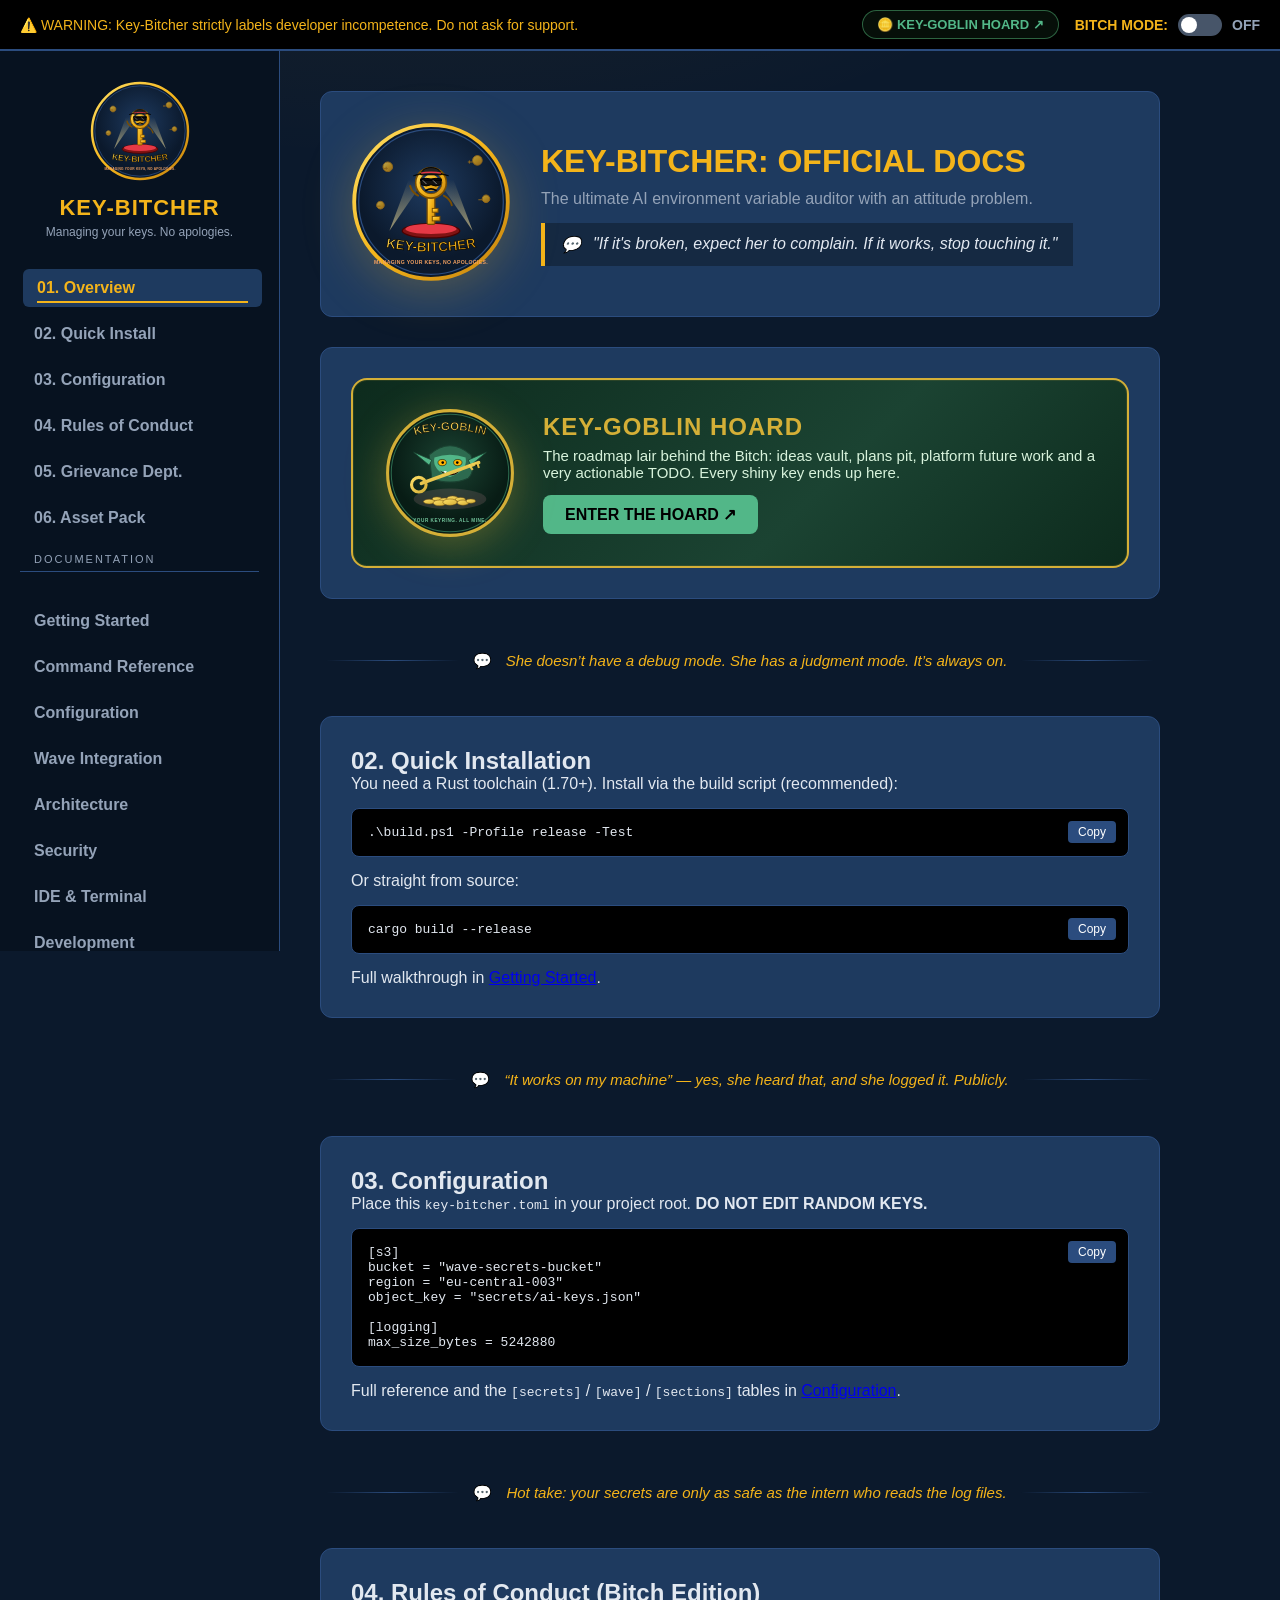
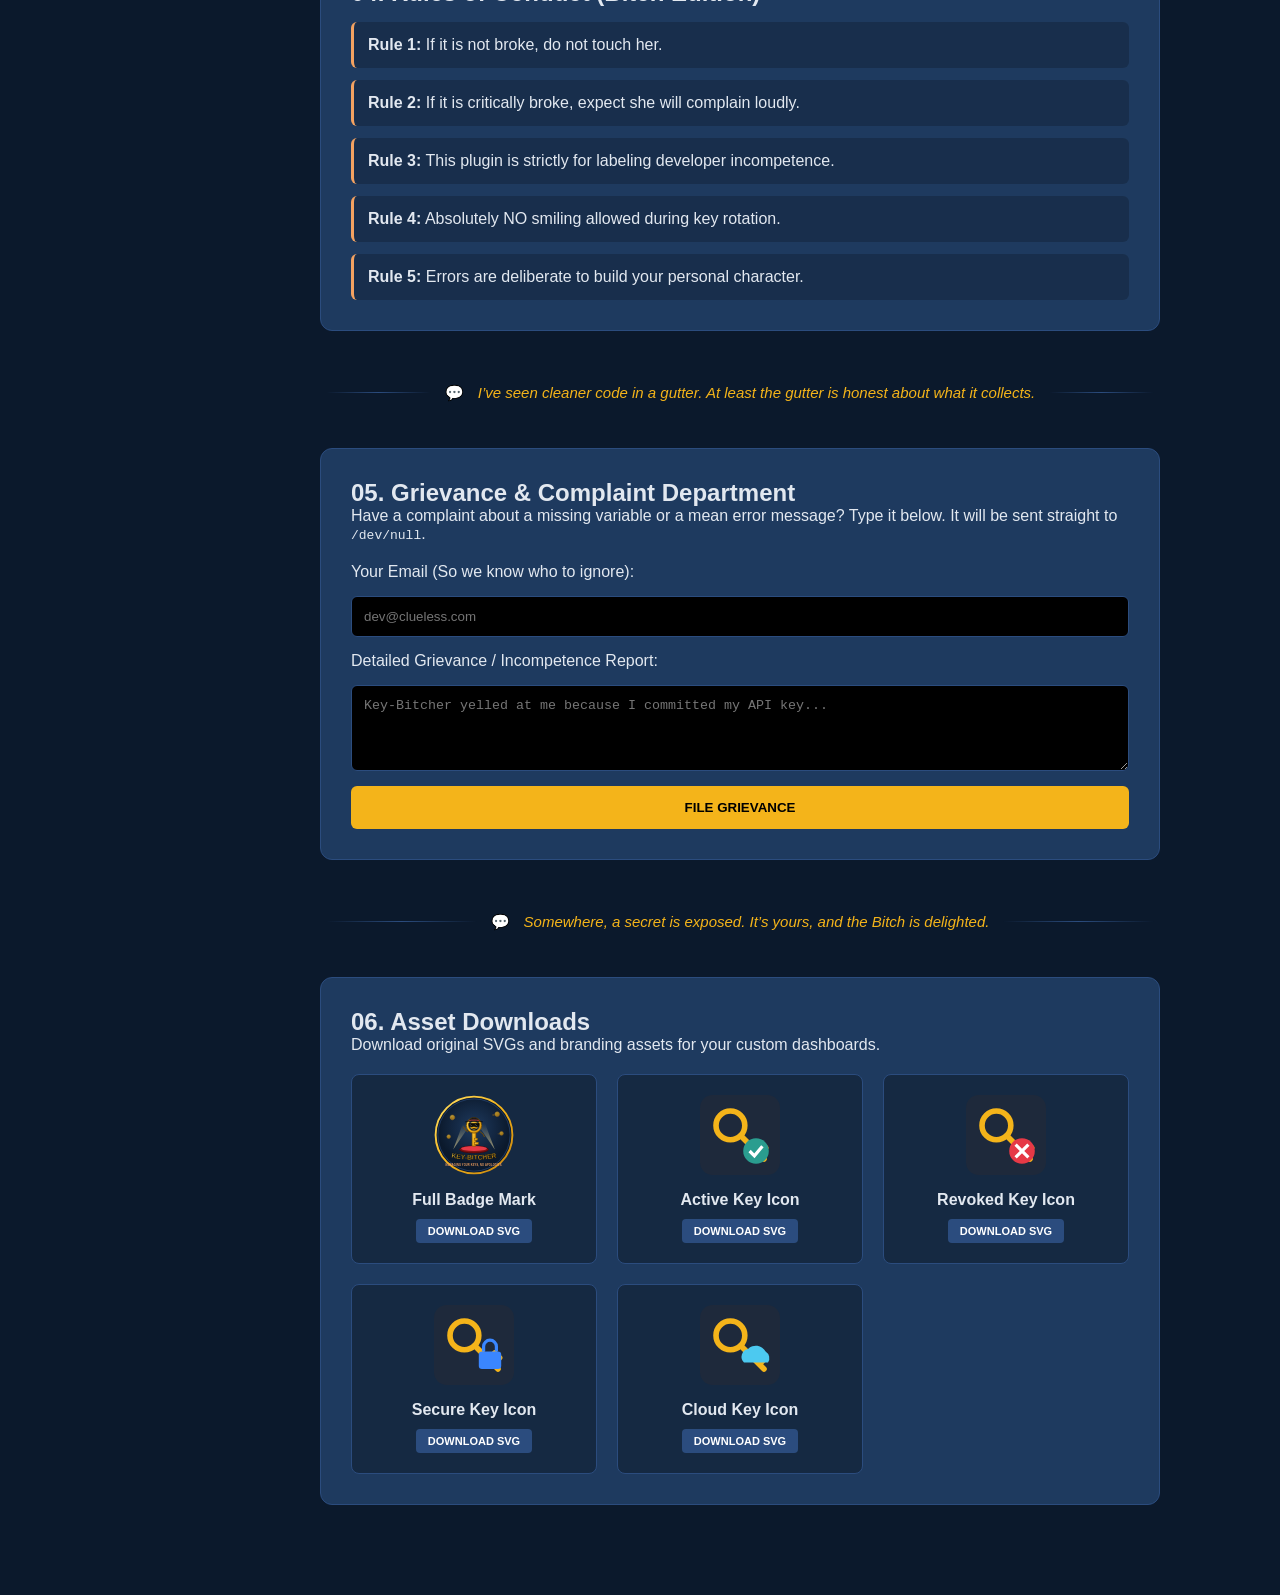
<file: docs/index.html>
<!DOCTYPE html>
<html lang="en">
<head>
  <meta charset="UTF-8">
  <meta name="viewport" content="width=device-width, initial-scale=1.0">
  <title>KEY-BITCHER | Official Documentation & Complaint Bureau</title>
  <link rel="stylesheet" href="styles.css">
  <link rel="stylesheet" href="docs.css">
  <link rel="icon" href="assets/logo-badge.svg">
</head>
<body>
  <div class="top-banner">
    <button class="mobile-menu-btn" aria-label="Open menu" aria-expanded="false"><span></span><span></span><span></span></button>
    <span>⚠️ WARNING: Key-Bitcher strictly labels developer incompetence. Do not ask for support.</span>
    <div class="banner-actions">
      <a href="key-goblin.html" class="banner-goblin-link" title="Switch to the Key-Goblin Hoard">🪙 KEY-GOBLIN HOARD ↗</a>
      <div class="bitch-toggle-wrap">
        <span class="toggle-label">BITCH MODE:</span>
        <label class="switch">
          <input type="checkbox" id="bitchModeToggle">
          <span class="slider round"></span>
        </label>
        <span id="bitchStatus" class="status-off">OFF</span>
      </div>
    </div>
  </div>

  <div class="app-layout">
    <!-- Sidebar -->
    <aside class="sidebar">
      <div class="brand">
        <img src="assets/logo-badge.svg" alt="Key-Bitcher Logo" class="brand-img">
        <h2>KEY-BITCHER</h2>
        <p class="tagline">Managing your keys. No apologies.</p>
      </div>

      <nav class="nav-menu">
        <a href="#intro" class="nav-link active">01. Overview</a>
        <a href="#installation" class="nav-link">02. Quick Install</a>
        <a href="#config" class="nav-link">03. Configuration</a>
        <a href="#rules" class="nav-link">04. Rules of Conduct</a>
        <a href="#grievance" class="nav-link">05. Grievance Dept.</a>
        <a href="#assets" class="nav-link">06. Asset Pack</a>
      </nav>

      <div class="nav-group-label">Documentation</div>
      <nav class="nav-menu">
        <a href="getting-started.html" class="nav-link">Getting Started</a>
        <a href="commands.html" class="nav-link">Command Reference</a>
        <a href="configuration.html" class="nav-link">Configuration</a>
        <a href="wave-integration.html" class="nav-link">Wave Integration</a>
        <a href="architecture.html" class="nav-link">Architecture</a>
        <a href="security.html" class="nav-link">Security</a>
        <a href="ide-integrations.html" class="nav-link">IDE &amp; Terminal</a>
        <a href="development.html" class="nav-link">Development</a>
      </nav>

      <div class="nav-group-label">Roadmap</div>
      <nav class="nav-menu">
        <a href="key-goblin.html" class="nav-link">Key-Goblin Hoard 🪙</a>
      </nav>

      <div class="repo-box">
        <p>Repo target:</p>
        <code>merlin-tribukait/KEY-BITCHER</code>
        <a href="https://github.com/merlin-tribukait/KEY-BITCHER" target="_blank" class="btn-git">View on GitHub ↗</a>
      </div>
    </aside>

    <!-- Main Content -->
    <main class="content">
      <!-- HERO -->
      <section id="intro" class="section hero-section reveal">
        <div class="hero-badge-wrap">
          <img src="assets/logo-badge.svg" alt="Badge" class="hero-badge">
        </div>
        <div class="hero-text">
          <h1 class="glitch-title">KEY-BITCHER: OFFICIAL DOCS</h1>
          <p class="hero-sub">The ultimate AI environment variable auditor with an attitude problem.</p>
          <div class="callout-box">
            <span class="callout-icon">💬</span>
            <p id="dynamicQuote">"If it's broken, expect her to complain. If it works, stop touching it."</p>
          </div>
        </div>
      </section>

      <!-- KEY-GOBLIN TEASER -->
      <section id="goblin" class="section goblin-teaser reveal">
        <div class="goblin-teaser-card">
          <img src="assets/goblin/logo-badge.svg" alt="Key-Goblin">
          <div>
            <h3>KEY-GOBLIN HOARD</h3>
            <p>The roadmap lair behind the Bitch: ideas vault, plans pit, platform future work and a very actionable TODO. Every shiny key ends up here.</p>
            <a href="key-goblin.html" class="btn-goblin">ENTER THE HOARD ↗</a>
          </div>
        </div>
      </section>

      <!-- BITCH JOKE -->
      <div class="bitch-quote reveal" aria-hidden="true"><span class="bq-mark">💬</span><p>The Bitch once rotated a key mid-deploy. Twice. Nobody rotates keys anymore.</p></div>

      <!-- INSTALLATION -->
      <section id="installation" class="section reveal">
        <h2>02. Quick Installation</h2>
        <p>You need a Rust toolchain (1.70+). Install via the build script (recommended):</p>
        <div class="code-block">
          <button class="copy-btn" onclick="copyCode('cmd1')">Copy</button>
          <code id="cmd1">.\build.ps1 -Profile release -Test</code>
        </div>
        <p>Or straight from source:</p>
        <div class="code-block">
          <button class="copy-btn" onclick="copyCode('cmd2')">Copy</button>
          <code id="cmd2">cargo build --release</code>
        </div>
        <p>Full walkthrough in <a href="getting-started.html">Getting Started</a>.</p>
      </section>

      <!-- BITCH JOKE -->
      <div class="bitch-quote reveal" aria-hidden="true"><span class="bq-mark">💬</span><p>You don't have a bug. You have a feature that committed its own API key.</p></div>

      <!-- CONFIGURATION -->
      <section id="config" class="section reveal">
        <h2>03. Configuration</h2>
        <p>Place this <code>key-bitcher.toml</code> in your project root. <strong>DO NOT EDIT RANDOM KEYS.</strong></p>
        <div class="code-block">
          <button class="copy-btn" onclick="copyCode('tomlConfig')">Copy</button>
          <pre><code id="tomlConfig">[s3]
bucket = "wave-secrets-bucket"
region = "eu-central-003"
object_key = "secrets/ai-keys.json"

[logging]
max_size_bytes = 5242880</code></pre>
        </div>
        <p>Full reference and the <code>[secrets]</code> / <code>[wave]</code> / <code>[sections]</code>
          tables in <a href="configuration.html">Configuration</a>.</p>
      </section>

      <!-- BITCH JOKE -->
      <div class="bitch-quote reveal" aria-hidden="true"><span class="bq-mark">💬</span><p>Error message #42: "Your .env has opinions. Your .env is wrong."</p></div>

      <!-- RULES OF CONDUCT -->
      <section id="rules" class="section reveal">
        <h2>04. Rules of Conduct (Bitch Edition)</h2>
        <ul class="rules-list">
          <li><strong>Rule 1:</strong> If it is not broke, do not touch her.</li>
          <li><strong>Rule 2:</strong> If it is critically broke, expect she will complain loudly.</li>
          <li><strong>Rule 3:</strong> This plugin is strictly for labeling developer incompetence.</li>
          <li><strong>Rule 4:</strong> Absolutely NO smiling allowed during key rotation.</li>
          <li><strong>Rule 5:</strong> Errors are deliberate to build your personal character.</li>
        </ul>
      </section>

      <!-- BITCH JOKE -->
      <div class="bitch-quote reveal" aria-hidden="true"><span class="bq-mark">💬</span><p>"It works on my machine" — yes, she heard that, and she logged it. Publicly.</p></div>

      <!-- GRIEVANCE -->
      <section id="grievance" class="section reveal">
        <h2>05. Grievance & Complaint Department</h2>
        <p>Have a complaint about a missing variable or a mean error message? Type it below. It will be sent straight to <code>/dev/null</code>.</p>

        <form id="grievanceForm" class="grievance-form">
          <label for="userEmail">Your Email (So we know who to ignore):</label>
          <input type="email" id="userEmail" required placeholder="dev@clueless.com">

          <label for="complaintText">Detailed Grievance / Incompetence Report:</label>
          <textarea id="complaintText" rows="4" required placeholder="Key-Bitcher yelled at me because I committed my API key..."></textarea>

          <button type="submit" class="btn-submit">FILE GRIEVANCE</button>
        </form>

        <div id="grievanceResponse" class="response-modal hidden">
          <h4>Grievance Status: DISCARDED 🗑️</h4>
          <p id="modalMsg">Grievance filed successfully. It's your fault anyway.</p>
          <button onclick="closeModal()" class="btn-close">I Accept Blame</button>
        </div>
      </section>

      <!-- BITCH JOKE -->
      <div class="bitch-quote reveal" aria-hidden="true"><span class="bq-mark">💬</span><p>The vault isn't locked for security. It's locked to keep your commits out of it.</p></div>

      <!-- ASSETS -->
      <section id="assets" class="section reveal">
        <h2>06. Asset Downloads</h2>
        <p>Download original SVGs and branding assets for your custom dashboards.</p>
        <div class="asset-grid">
          <div class="asset-card">
            <img src="assets/logo-badge.svg" alt="Badge">
            <h4>Full Badge Mark</h4>
            <a href="assets/logo-badge.svg" download class="btn-dl">DOWNLOAD SVG</a>
          </div>
          <div class="asset-card">
            <img src="assets/icon-active.svg" alt="Active Key">
            <h4>Active Key Icon</h4>
            <a href="assets/icon-active.svg" download class="btn-dl">DOWNLOAD SVG</a>
          </div>
          <div class="asset-card">
            <img src="assets/icon-revoked.svg" alt="Revoked Key">
            <h4>Revoked Key Icon</h4>
            <a href="assets/icon-revoked.svg" download class="btn-dl">DOWNLOAD SVG</a>
          </div>
          <div class="asset-card">
            <img src="assets/icon-secure.svg" alt="Secure Key">
            <h4>Secure Key Icon</h4>
            <a href="assets/icon-secure.svg" download class="btn-dl">DOWNLOAD SVG</a>
          </div>
          <div class="asset-card">
            <img src="assets/icon-cloud.svg" alt="Cloud Key">
            <h4>Cloud Key Icon</h4>
            <a href="assets/icon-cloud.svg" download class="btn-dl">DOWNLOAD SVG</a>
          </div>
        </div>
      </section>
    </main>
  </div>

  <script src="script.js"></script>
  <script src="effects.js"></script>
</body>
</html>
</file>
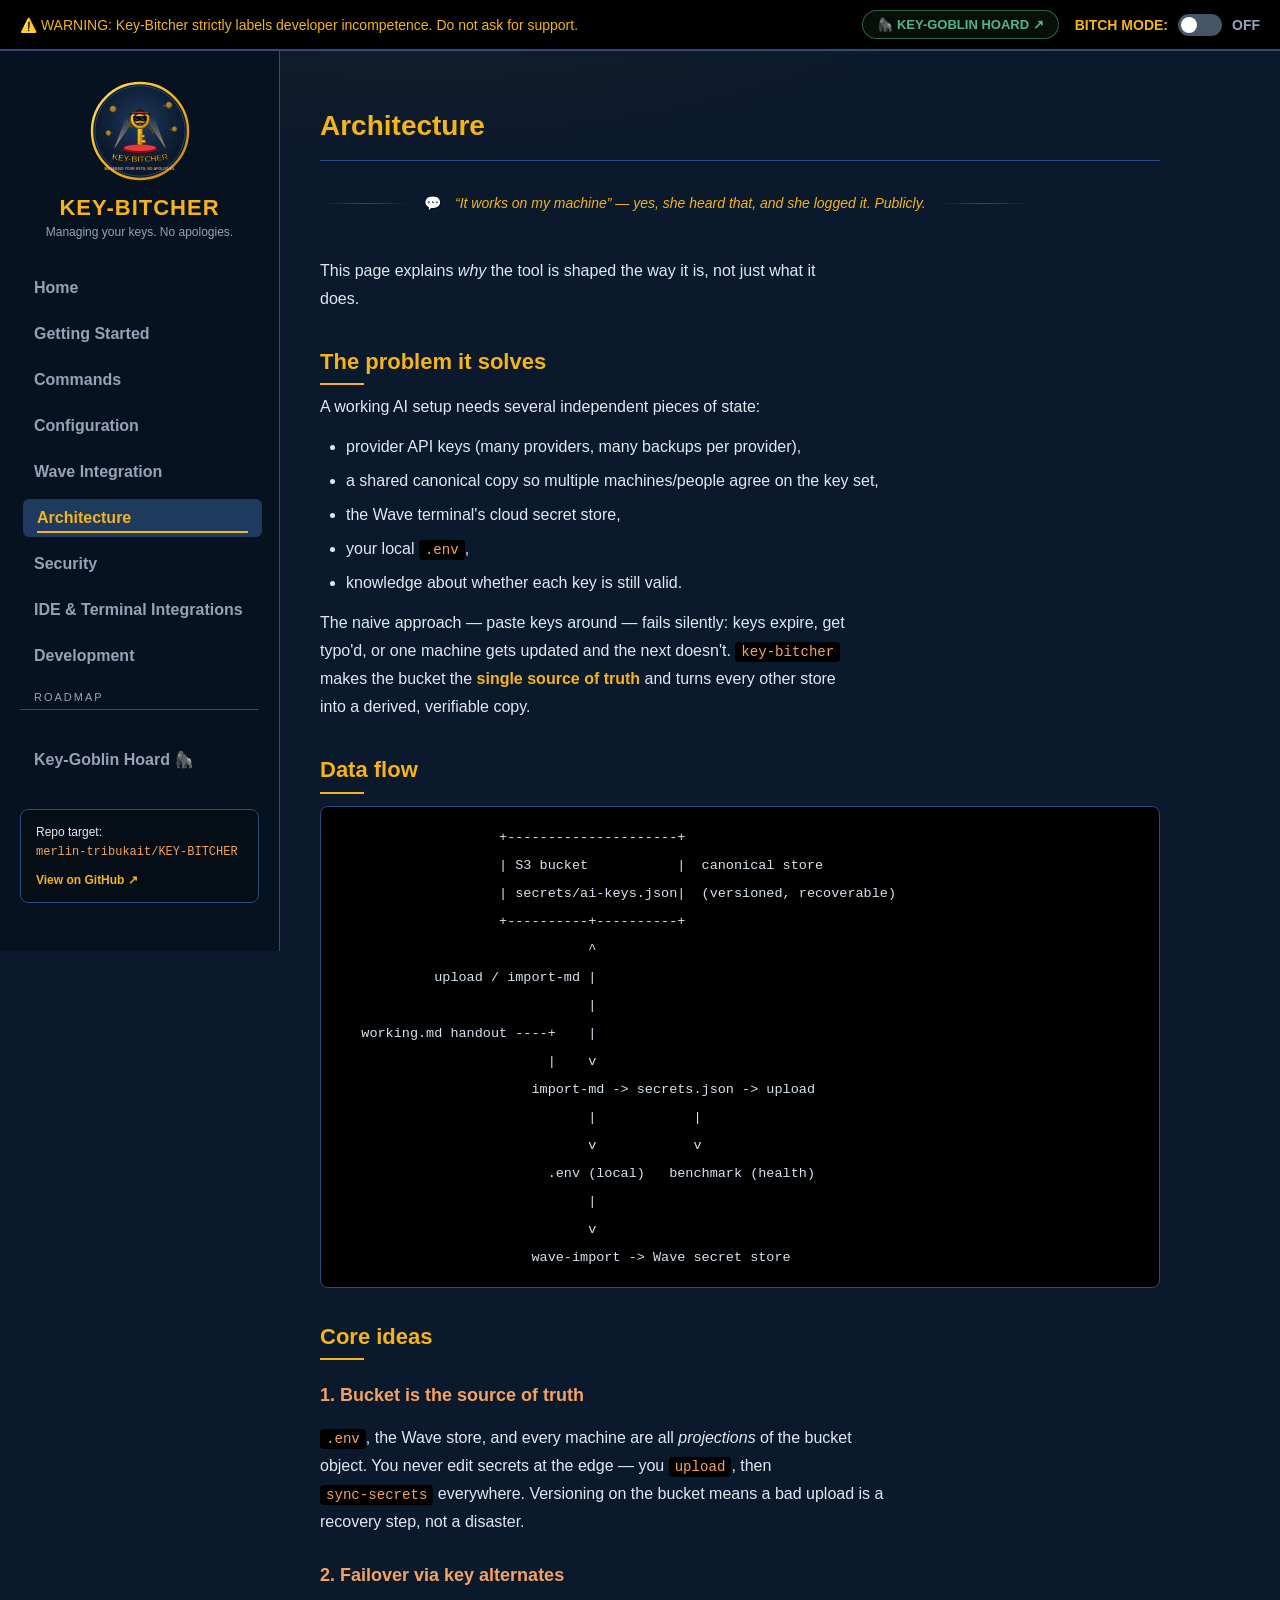
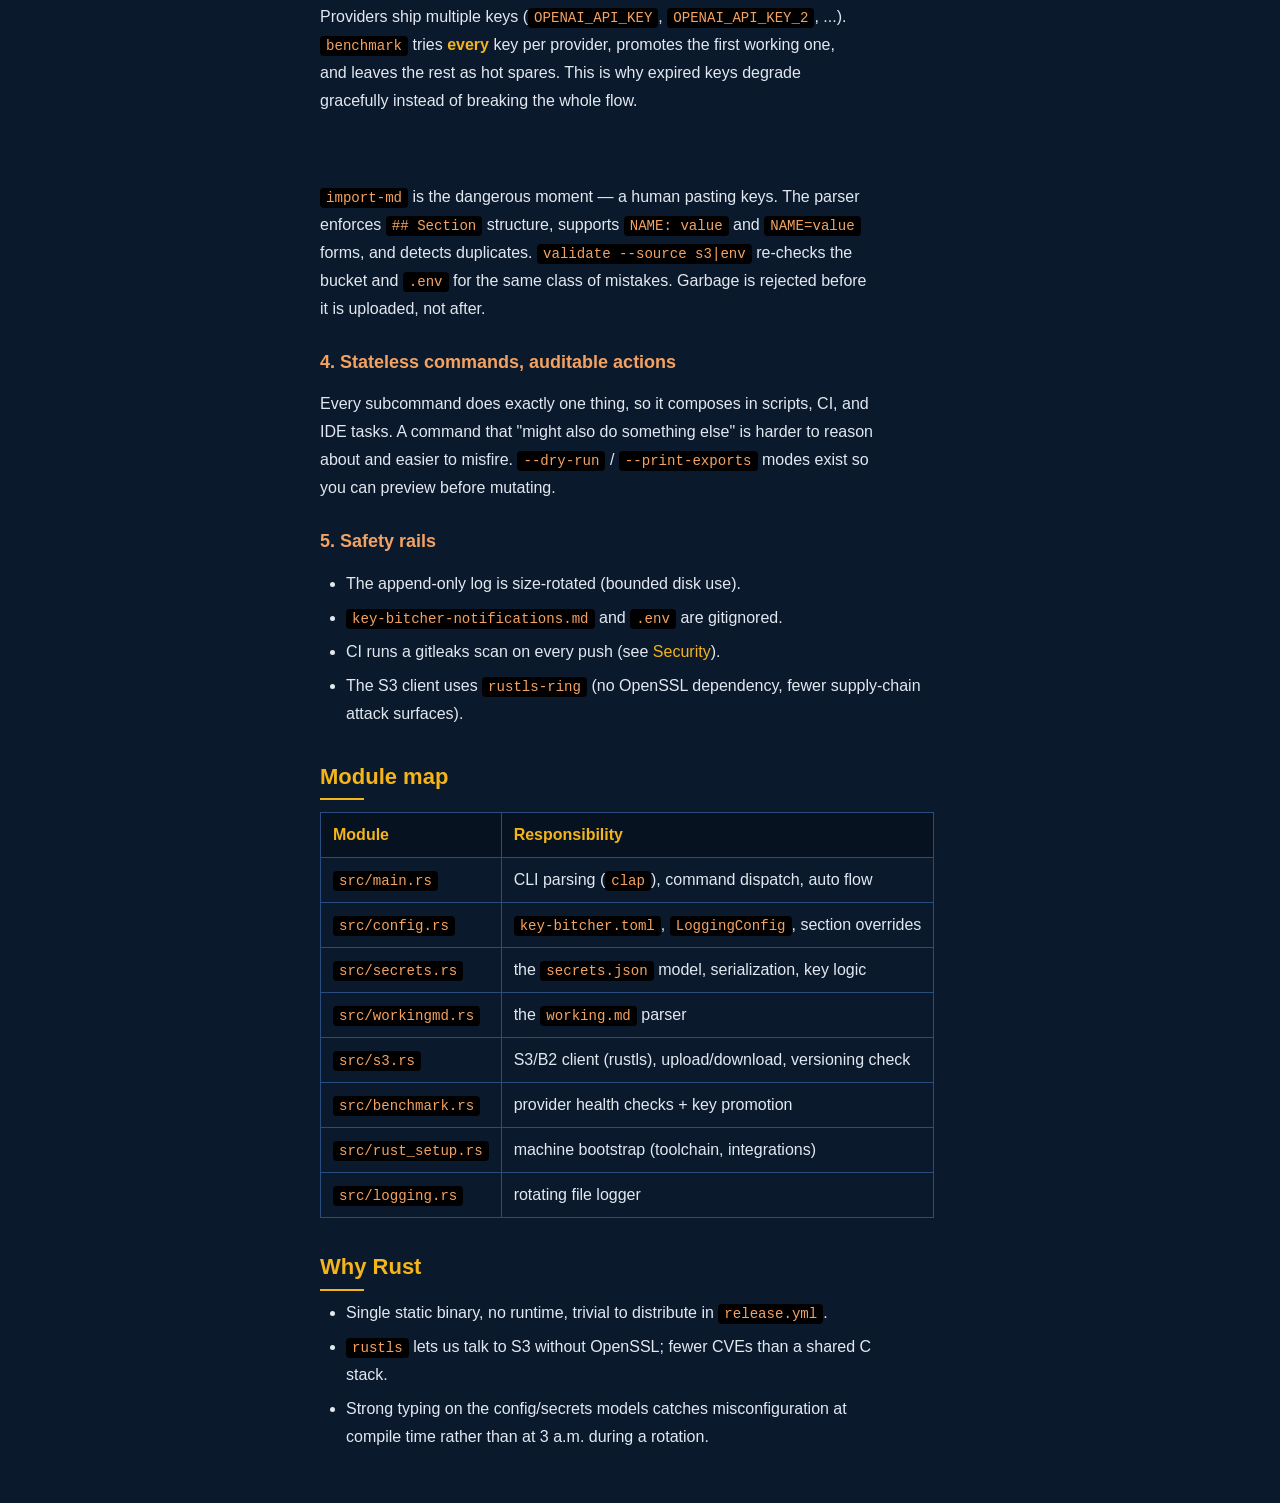
<file: docs/architecture.html>
<!DOCTYPE html>
<html lang="en">
<head>
  <meta charset="UTF-8">
  <meta name="viewport" content="width=device-width, initial-scale=1.0">
  <title>Architecture | Key-Bitcher</title>
  <link rel="stylesheet" href="styles.css">
  <link rel="stylesheet" href="docs.css">
  <link rel="icon" href="assets/logo-badge.svg">
</head>
<body>
  <div class="top-banner">
    <button class="mobile-menu-btn" aria-label="Open menu" aria-expanded="false"><span></span><span></span><span></span></button>
    <span>&#9888;&#65039; WARNING: Key-Bitcher strictly labels developer incompetence. Do not ask for support.</span>
    <div class="banner-actions">
      <a href="key-goblin.html" class="banner-goblin-link" title="Switch to the Key-Goblin Hoard">&#129421; KEY-GOBLIN HOARD &#8599;</a>
      <div class="bitch-toggle-wrap">
        <span class="toggle-label">BITCH MODE:</span>
        <label class="switch">
          <input type="checkbox" id="bitchModeToggle">
          <span class="slider round"></span>
        </label>
        <span id="bitchStatus" class="status-off">OFF</span>
      </div>
    </div>
  </div>

  <div class="app-layout">
    <aside class="sidebar">
      <div class="brand">
        <a href="index.html"><img src="assets/logo-badge.svg" alt="Key-Bitcher Logo" class="brand-img"></a>
        <h2>KEY-BITCHER</h2>
        <p class="tagline">Managing your keys. No apologies.</p>
      </div>
      
<nav class="nav-menu">
        <a href="index.html" class="nav-link">Home</a>
        <a href="getting-started.html" class="nav-link">Getting Started</a>
        <a href="commands.html" class="nav-link">Commands</a>
        <a href="configuration.html" class="nav-link">Configuration</a>
        <a href="wave-integration.html" class="nav-link">Wave Integration</a>
        <a href="architecture.html" class="nav-link active">Architecture</a>
        <a href="security.html" class="nav-link">Security</a>
        <a href="ide-integrations.html" class="nav-link">IDE & Terminal Integrations</a>
        <a href="development.html" class="nav-link">Development</a>
</nav>

      <div class="nav-group-label">Roadmap</div>
      <nav class="nav-menu">
        <a href="key-goblin.html" class="nav-link">Key-Goblin Hoard &#129421;</a>
      </nav>
      <div class="repo-box">
        <p>Repo target:</p>
        <code>merlin-tribukait/KEY-BITCHER</code>
        <a href="https://github.com/merlin-tribukait/KEY-BITCHER" target="_blank" class="btn-git">View on GitHub &#8599;</a>
      </div>
    </aside>
    <main class="content docs-content">
      <h1>Architecture</h1>
  <div class="bitch-quote doc-quote reveal" aria-hidden="true"><span class="bq-mark">💬</span><p>Error message #42: "Your .env has opinions. Your .env is wrong."</p></div>
<p>This page explains <em>why</em> the tool is shaped the way it is, not just what it<br />
does.</p>
<h2>The problem it solves</h2>
<p>A working AI setup needs several independent pieces of state:</p>
<ul>
<li>provider API keys (many providers, many backups per provider),</li>
<li>a shared canonical copy so multiple machines/people agree on the key set,</li>
<li>the Wave terminal's cloud secret store,</li>
<li>your local <code>.env</code>,</li>
<li>knowledge about whether each key is still valid.</li>
</ul>
<p>The naive approach — paste keys around — fails silently: keys expire, get<br />
typo'd, or one machine gets updated and the next doesn't. <code>key-bitcher</code><br />
makes the bucket the <strong>single source of truth</strong> and turns every other store<br />
into a derived, verifiable copy.</p>
<h2>Data flow</h2>
<pre><code>                    +---------------------+
                    | S3 bucket           |  canonical store
                    | secrets/ai-keys.json|  (versioned, recoverable)
                    +----------+----------+
                               ^
            upload / import-md |
                               |
   working.md handout ----+    |
                          |    v
                        import-md -&gt; secrets.json -&gt; upload
                               |            |
                               v            v
                          .env (local)   benchmark (health)
                               |
                               v
                        wave-import -&gt; Wave secret store
</code></pre>
<h2>Core ideas</h2>
<h3>1. Bucket is the source of truth</h3>
<p><code>.env</code>, the Wave store, and every machine are all <em>projections</em> of the bucket<br />
object. You never edit secrets at the edge — you <code>upload</code>, then<br />
<code>sync-secrets</code> everywhere. Versioning on the bucket means a bad upload is a<br />
recovery step, not a disaster.</p>
<h3>2. Failover via key alternates</h3>
<p>Providers ship multiple keys (<code>OPENAI_API_KEY</code>, <code>OPENAI_API_KEY_2</code>, ...).<br />
<code>benchmark</code> tries <strong>every</strong> key per provider, promotes the first working one,<br />
and leaves the rest as hot spares. This is why expired keys degrade<br />
gracefully instead of breaking the whole flow.</p>
<h3>3. Validation at the boundary</h3>
<p><code>import-md</code> is the dangerous moment — a human pasting keys. The parser<br />
enforces <code>## Section</code> structure, supports <code>NAME: value</code> and <code>NAME=value</code><br />
forms, and detects duplicates. <code>validate --source s3|env</code> re-checks the<br />
bucket and <code>.env</code> for the same class of mistakes. Garbage is rejected before<br />
it is uploaded, not after.</p>
<h3>4. Stateless commands, auditable actions</h3>
<p>Every subcommand does exactly one thing, so it composes in scripts, CI, and<br />
IDE tasks. A command that "might also do something else" is harder to reason<br />
about and easier to misfire. <code>--dry-run</code> / <code>--print-exports</code> modes exist so<br />
you can preview before mutating.</p>
<h3>5. Safety rails</h3>
<ul>
<li>The append-only log is size-rotated (bounded disk use).</li>
<li><code>key-bitcher-notifications.md</code> and <code>.env</code> are gitignored.</li>
<li>CI runs a gitleaks scan on every push (see <a href="security.html">Security</a>).</li>
<li>The S3 client uses <code>rustls-ring</code> (no OpenSSL dependency, fewer supply-chain<br />
  attack surfaces).</li>
</ul>
<h2>Module map</h2>
<table>
<thead>
<tr>
<th>Module</th>
<th>Responsibility</th>
</tr>
</thead>
<tbody>
<tr>
<td><code>src/main.rs</code></td>
<td>CLI parsing (<code>clap</code>), command dispatch, auto flow</td>
</tr>
<tr>
<td><code>src/config.rs</code></td>
<td><code>key-bitcher.toml</code>, <code>LoggingConfig</code>, section overrides</td>
</tr>
<tr>
<td><code>src/secrets.rs</code></td>
<td>the <code>secrets.json</code> model, serialization, key logic</td>
</tr>
<tr>
<td><code>src/workingmd.rs</code></td>
<td>the <code>working.md</code> parser</td>
</tr>
<tr>
<td><code>src/s3.rs</code></td>
<td>S3/B2 client (rustls), upload/download, versioning check</td>
</tr>
<tr>
<td><code>src/benchmark.rs</code></td>
<td>provider health checks + key promotion</td>
</tr>
<tr>
<td><code>src/rust_setup.rs</code></td>
<td>machine bootstrap (toolchain, integrations)</td>
</tr>
<tr>
<td><code>src/logging.rs</code></td>
<td>rotating file logger</td>
</tr>
</tbody>
</table>
<h2>Why Rust</h2>
<ul>
<li>Single static binary, no runtime, trivial to distribute in <code>release.yml</code>.</li>
<li><code>rustls</code> lets us talk to S3 without OpenSSL; fewer CVEs than a shared C<br />
  stack.</li>
<li>Strong typing on the config/secrets models catches misconfiguration at<br />
  compile time rather than at 3 a.m. during a rotation.</li>
</ul>
    </main>
  </div>
  <script src="toggle.js"></script>
  <script src="effects.js"></script>
</body>
</html>
</file>
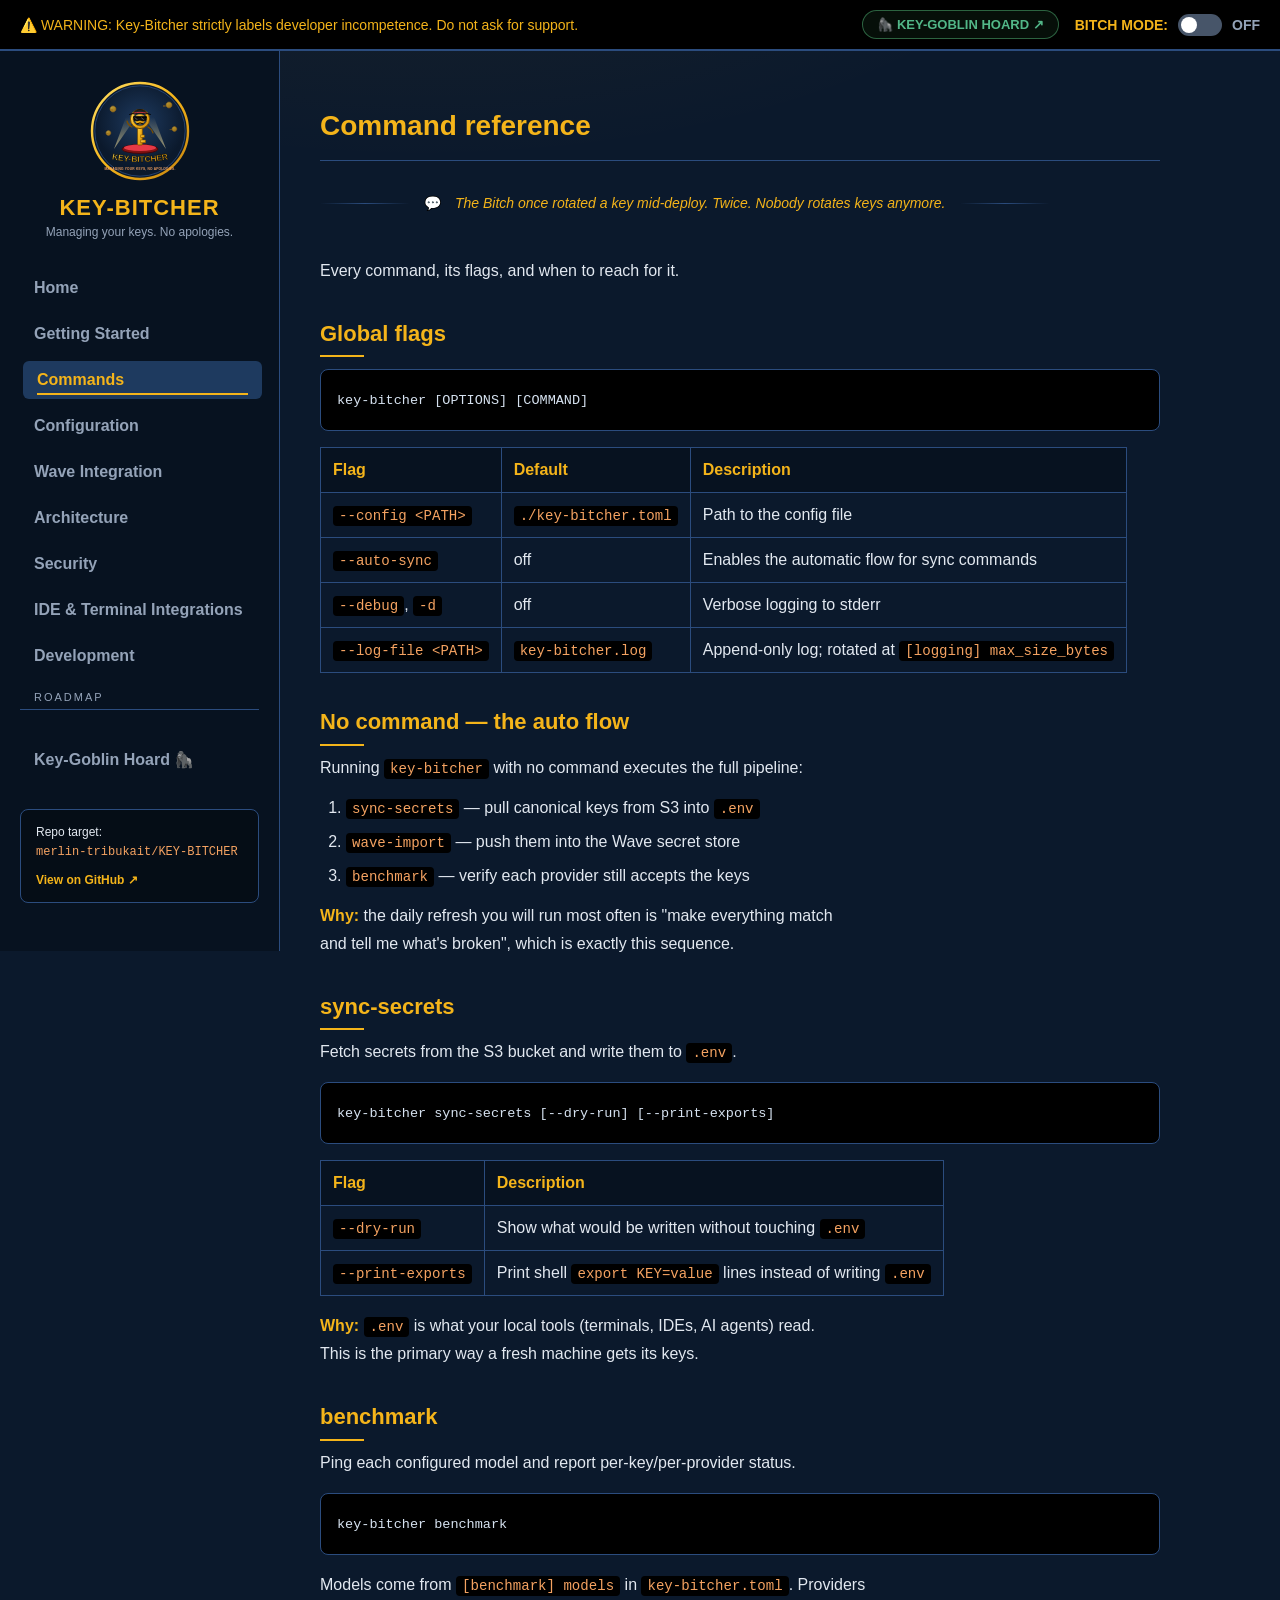
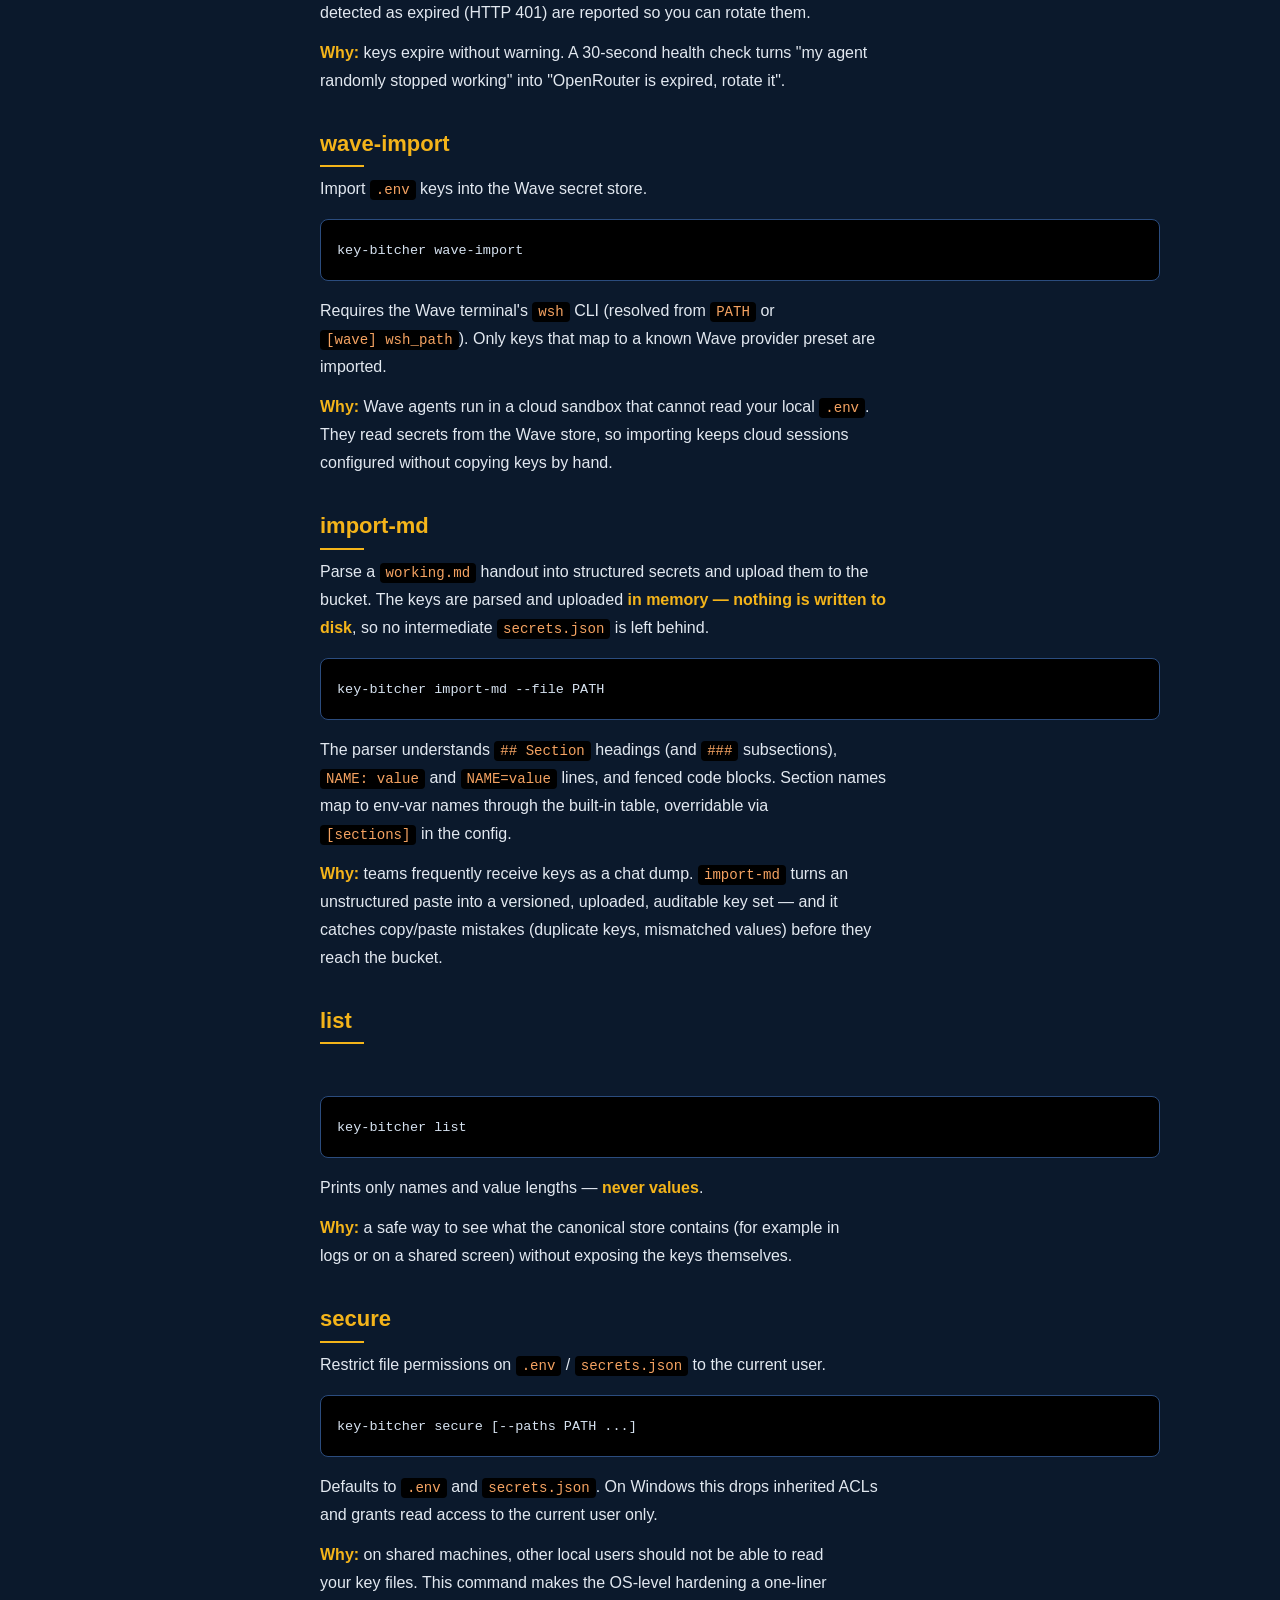
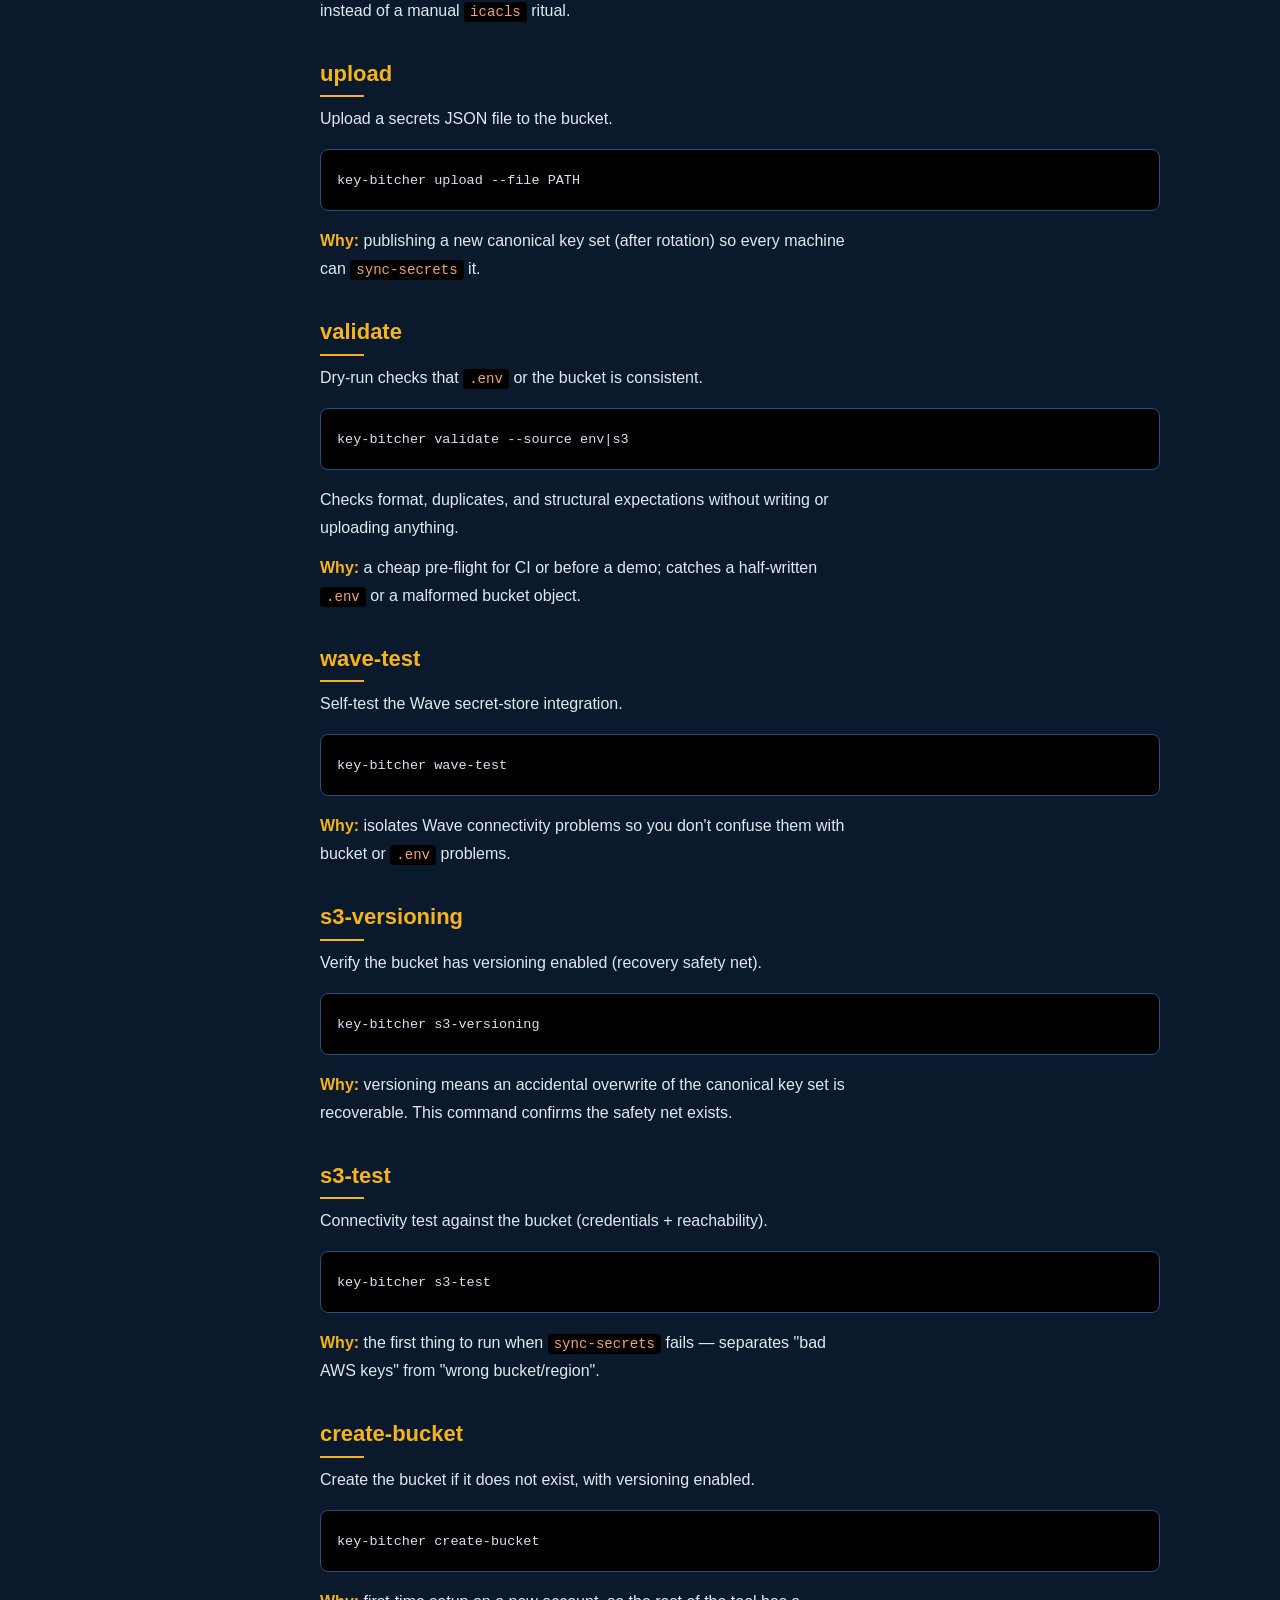
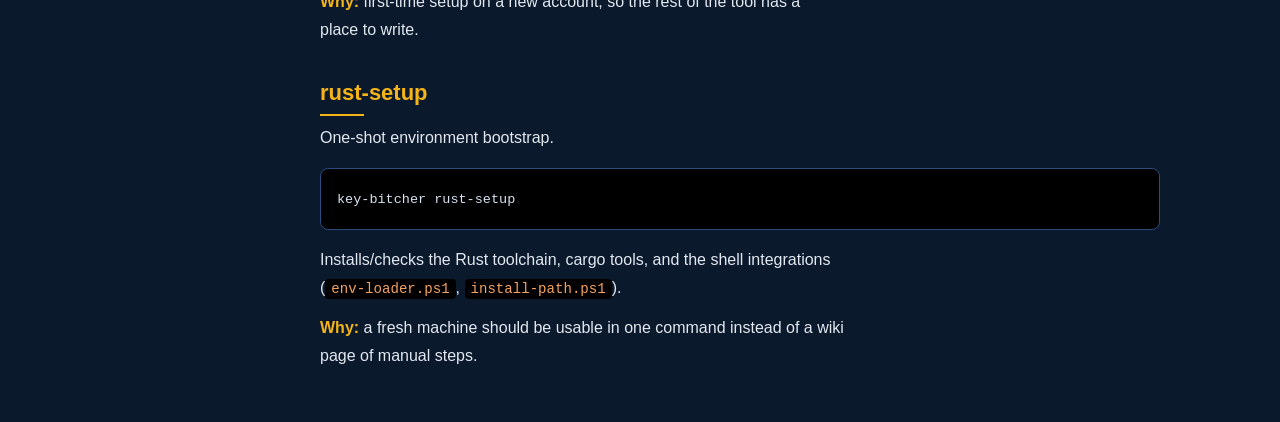
<file: docs/commands.html>
<!DOCTYPE html>
<html lang="en">
<head>
  <meta charset="UTF-8">
  <meta name="viewport" content="width=device-width, initial-scale=1.0">
  <title>Command reference | Key-Bitcher</title>
  <link rel="stylesheet" href="styles.css">
  <link rel="stylesheet" href="docs.css">
  <link rel="icon" href="assets/logo-badge.svg">
</head>
<body>
  <div class="top-banner">
    <button class="mobile-menu-btn" aria-label="Open menu" aria-expanded="false"><span></span><span></span><span></span></button>
    <span>&#9888;&#65039; WARNING: Key-Bitcher strictly labels developer incompetence. Do not ask for support.</span>
    <div class="banner-actions">
      <a href="key-goblin.html" class="banner-goblin-link" title="Switch to the Key-Goblin Hoard">&#129421; KEY-GOBLIN HOARD &#8599;</a>
      <div class="bitch-toggle-wrap">
        <span class="toggle-label">BITCH MODE:</span>
        <label class="switch">
          <input type="checkbox" id="bitchModeToggle">
          <span class="slider round"></span>
        </label>
        <span id="bitchStatus" class="status-off">OFF</span>
      </div>
    </div>
  </div>

  <div class="app-layout">
    <aside class="sidebar">
      <div class="brand">
        <a href="index.html"><img src="assets/logo-badge.svg" alt="Key-Bitcher Logo" class="brand-img"></a>
        <h2>KEY-BITCHER</h2>
        <p class="tagline">Managing your keys. No apologies.</p>
      </div>
      
<nav class="nav-menu">
        <a href="index.html" class="nav-link">Home</a>
        <a href="getting-started.html" class="nav-link">Getting Started</a>
        <a href="commands.html" class="nav-link active">Commands</a>
        <a href="configuration.html" class="nav-link">Configuration</a>
        <a href="wave-integration.html" class="nav-link">Wave Integration</a>
        <a href="architecture.html" class="nav-link">Architecture</a>
        <a href="security.html" class="nav-link">Security</a>
        <a href="ide-integrations.html" class="nav-link">IDE & Terminal Integrations</a>
        <a href="development.html" class="nav-link">Development</a>
</nav>

      <div class="nav-group-label">Roadmap</div>
      <nav class="nav-menu">
        <a href="key-goblin.html" class="nav-link">Key-Goblin Hoard &#129421;</a>
      </nav>
      <div class="repo-box">
        <p>Repo target:</p>
        <code>merlin-tribukait/KEY-BITCHER</code>
        <a href="https://github.com/merlin-tribukait/KEY-BITCHER" target="_blank" class="btn-git">View on GitHub &#8599;</a>
      </div>
    </aside>
    <main class="content docs-content">
      <h1>Command reference</h1>
  <div class="bitch-quote doc-quote reveal" aria-hidden="true"><span class="bq-mark">💬</span><p>Error message #42: "Your .env has opinions. Your .env is wrong."</p></div>
<p>Every command, its flags, and when to reach for it.</p>
<h2>Global flags</h2>
<pre><code>key-bitcher [OPTIONS] [COMMAND]
</code></pre>
<table>
<thead>
<tr>
<th>Flag</th>
<th>Default</th>
<th>Description</th>
</tr>
</thead>
<tbody>
<tr>
<td><code>--config &lt;PATH&gt;</code></td>
<td><code>./key-bitcher.toml</code></td>
<td>Path to the config file</td>
</tr>
<tr>
<td><code>--auto-sync</code></td>
<td>off</td>
<td>Enables the automatic flow for sync commands</td>
</tr>
<tr>
<td><code>--debug</code>, <code>-d</code></td>
<td>off</td>
<td>Verbose logging to stderr</td>
</tr>
<tr>
<td><code>--log-file &lt;PATH&gt;</code></td>
<td><code>key-bitcher.log</code></td>
<td>Append-only log; rotated at <code>[logging] max_size_bytes</code></td>
</tr>
</tbody>
</table>
<h2>No command — the auto flow</h2>
<p>Running <code>key-bitcher</code> with no command executes the full pipeline:</p>
<ol>
<li><code>sync-secrets</code> — pull canonical keys from S3 into <code>.env</code></li>
<li><code>wave-import</code> — push them into the Wave secret store</li>
<li><code>benchmark</code> — verify each provider still accepts the keys</li>
</ol>
<p><strong>Why:</strong> the daily refresh you will run most often is "make everything match<br />
and tell me what's broken", which is exactly this sequence.</p>
<h2>sync-secrets</h2>
<p>Fetch secrets from the S3 bucket and write them to <code>.env</code>.</p>
<pre><code>key-bitcher sync-secrets [--dry-run] [--print-exports]
</code></pre>
<table>
<thead>
<tr>
<th>Flag</th>
<th>Description</th>
</tr>
</thead>
<tbody>
<tr>
<td><code>--dry-run</code></td>
<td>Show what would be written without touching <code>.env</code></td>
</tr>
<tr>
<td><code>--print-exports</code></td>
<td>Print shell <code>export KEY=value</code> lines instead of writing <code>.env</code></td>
</tr>
</tbody>
</table>
<p><strong>Why:</strong> <code>.env</code> is what your local tools (terminals, IDEs, AI agents) read.<br />
This is the primary way a fresh machine gets its keys.</p>
<h2>benchmark</h2>
<p>Ping each configured model and report per-key/per-provider status.</p>
<pre><code>key-bitcher benchmark
</code></pre>
<p>Models come from <code>[benchmark] models</code> in <code>key-bitcher.toml</code>. Providers<br />
detected as expired (HTTP 401) are reported so you can rotate them.</p>
<p><strong>Why:</strong> keys expire without warning. A 30-second health check turns "my agent<br />
randomly stopped working" into "OpenRouter is expired, rotate it".</p>
<h2>wave-import</h2>
<p>Import <code>.env</code> keys into the Wave secret store.</p>
<pre><code>key-bitcher wave-import
</code></pre>
<p>Requires the Wave terminal's <code>wsh</code> CLI (resolved from <code>PATH</code> or<br />
<code>[wave] wsh_path</code>). Only keys that map to a known Wave provider preset are<br />
imported.</p>
<p><strong>Why:</strong> Wave agents run in a cloud sandbox that cannot read your local <code>.env</code>.<br />
They read secrets from the Wave store, so importing keeps cloud sessions<br />
configured without copying keys by hand.</p>
<h2>import-md</h2>
<p>Parse a <code>working.md</code> handout into structured secrets and upload them to the<br />
bucket. The keys are parsed and uploaded <strong>in memory — nothing is written to<br />
disk</strong>, so no intermediate <code>secrets.json</code> is left behind.</p>
<pre><code>key-bitcher import-md --file PATH
</code></pre>
<p>The parser understands <code>## Section</code> headings (and <code>###</code> subsections),<br />
<code>NAME: value</code> and <code>NAME=value</code> lines, and fenced code blocks. Section names<br />
map to env-var names through the built-in table, overridable via<br />
<code>[sections]</code> in the config.</p>
<p><strong>Why:</strong> teams frequently receive keys as a chat dump. <code>import-md</code> turns an<br />
unstructured paste into a versioned, uploaded, auditable key set — and it<br />
catches copy/paste mistakes (duplicate keys, mismatched values) before they<br />
reach the bucket.</p>
<h2>list</h2>
<p>List the secret <em>names</em> in the bucket.</p>
<pre><code>key-bitcher list
</code></pre>
<p>Prints only names and value lengths — <strong>never values</strong>.</p>
<p><strong>Why:</strong> a safe way to see what the canonical store contains (for example in<br />
logs or on a shared screen) without exposing the keys themselves.</p>
<h2>secure</h2>
<p>Restrict file permissions on <code>.env</code> / <code>secrets.json</code> to the current user.</p>
<pre><code>key-bitcher secure [--paths PATH ...]
</code></pre>
<p>Defaults to <code>.env</code> and <code>secrets.json</code>. On Windows this drops inherited ACLs<br />
and grants read access to the current user only.</p>
<p><strong>Why:</strong> on shared machines, other local users should not be able to read<br />
your key files. This command makes the OS-level hardening a one-liner<br />
instead of a manual <code>icacls</code> ritual.</p>
<h2>upload</h2>
<p>Upload a secrets JSON file to the bucket.</p>
<pre><code>key-bitcher upload --file PATH
</code></pre>
<p><strong>Why:</strong> publishing a new canonical key set (after rotation) so every machine<br />
can <code>sync-secrets</code> it.</p>
<h2>validate</h2>
<p>Dry-run checks that <code>.env</code> or the bucket is consistent.</p>
<pre><code>key-bitcher validate --source env|s3
</code></pre>
<p>Checks format, duplicates, and structural expectations without writing or<br />
uploading anything.</p>
<p><strong>Why:</strong> a cheap pre-flight for CI or before a demo; catches a half-written<br />
<code>.env</code> or a malformed bucket object.</p>
<h2>wave-test</h2>
<p>Self-test the Wave secret-store integration.</p>
<pre><code>key-bitcher wave-test
</code></pre>
<p><strong>Why:</strong> isolates Wave connectivity problems so you don't confuse them with<br />
bucket or <code>.env</code> problems.</p>
<h2>s3-versioning</h2>
<p>Verify the bucket has versioning enabled (recovery safety net).</p>
<pre><code>key-bitcher s3-versioning
</code></pre>
<p><strong>Why:</strong> versioning means an accidental overwrite of the canonical key set is<br />
recoverable. This command confirms the safety net exists.</p>
<h2>s3-test</h2>
<p>Connectivity test against the bucket (credentials + reachability).</p>
<pre><code>key-bitcher s3-test
</code></pre>
<p><strong>Why:</strong> the first thing to run when <code>sync-secrets</code> fails — separates "bad<br />
AWS keys" from "wrong bucket/region".</p>
<h2>create-bucket</h2>
<p>Create the bucket if it does not exist, with versioning enabled.</p>
<pre><code>key-bitcher create-bucket
</code></pre>
<p><strong>Why:</strong> first-time setup on a new account, so the rest of the tool has a<br />
place to write.</p>
<h2>rust-setup</h2>
<p>One-shot environment bootstrap.</p>
<pre><code>key-bitcher rust-setup
</code></pre>
<p>Installs/checks the Rust toolchain, cargo tools, and the shell integrations<br />
(<code>env-loader.ps1</code>, <code>install-path.ps1</code>).</p>
<p><strong>Why:</strong> a fresh machine should be usable in one command instead of a wiki<br />
page of manual steps.</p>
    </main>
  </div>
  <script src="toggle.js"></script>
  <script src="effects.js"></script>
</body>
</html>
</file>
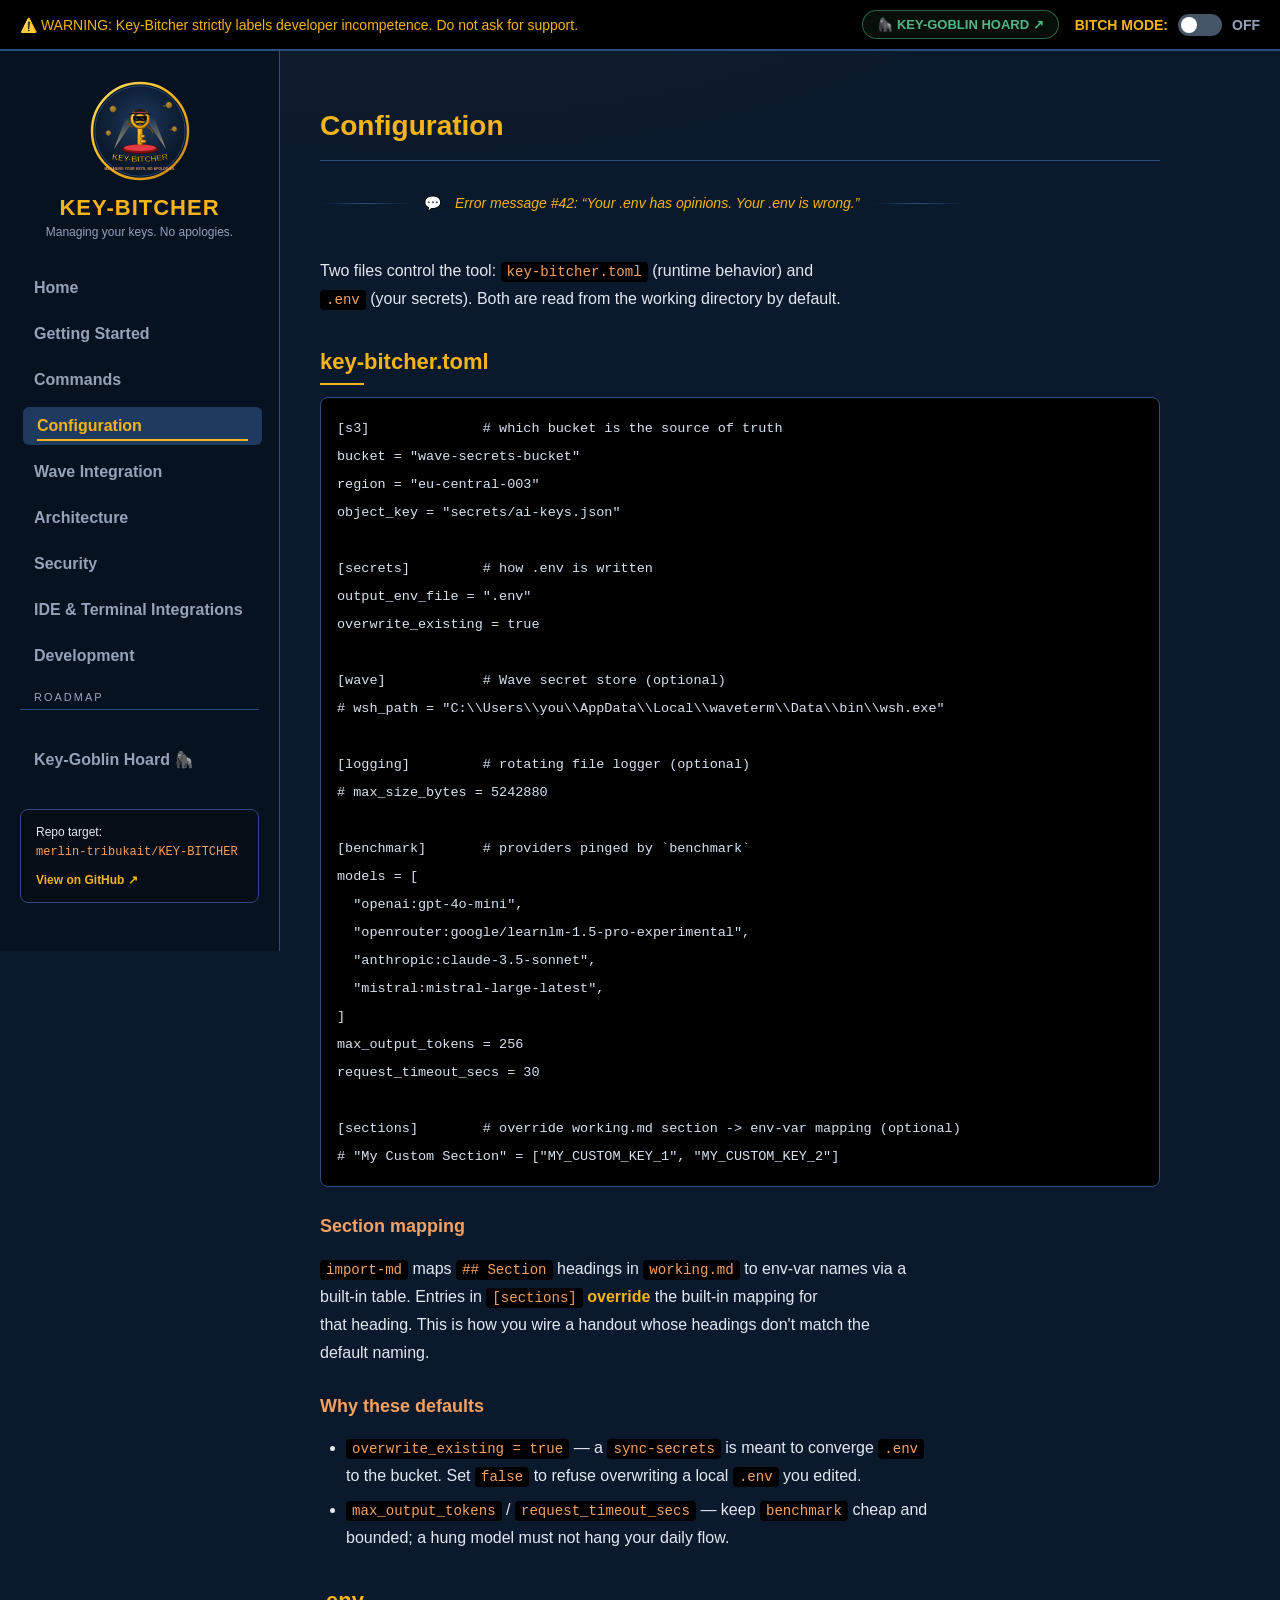
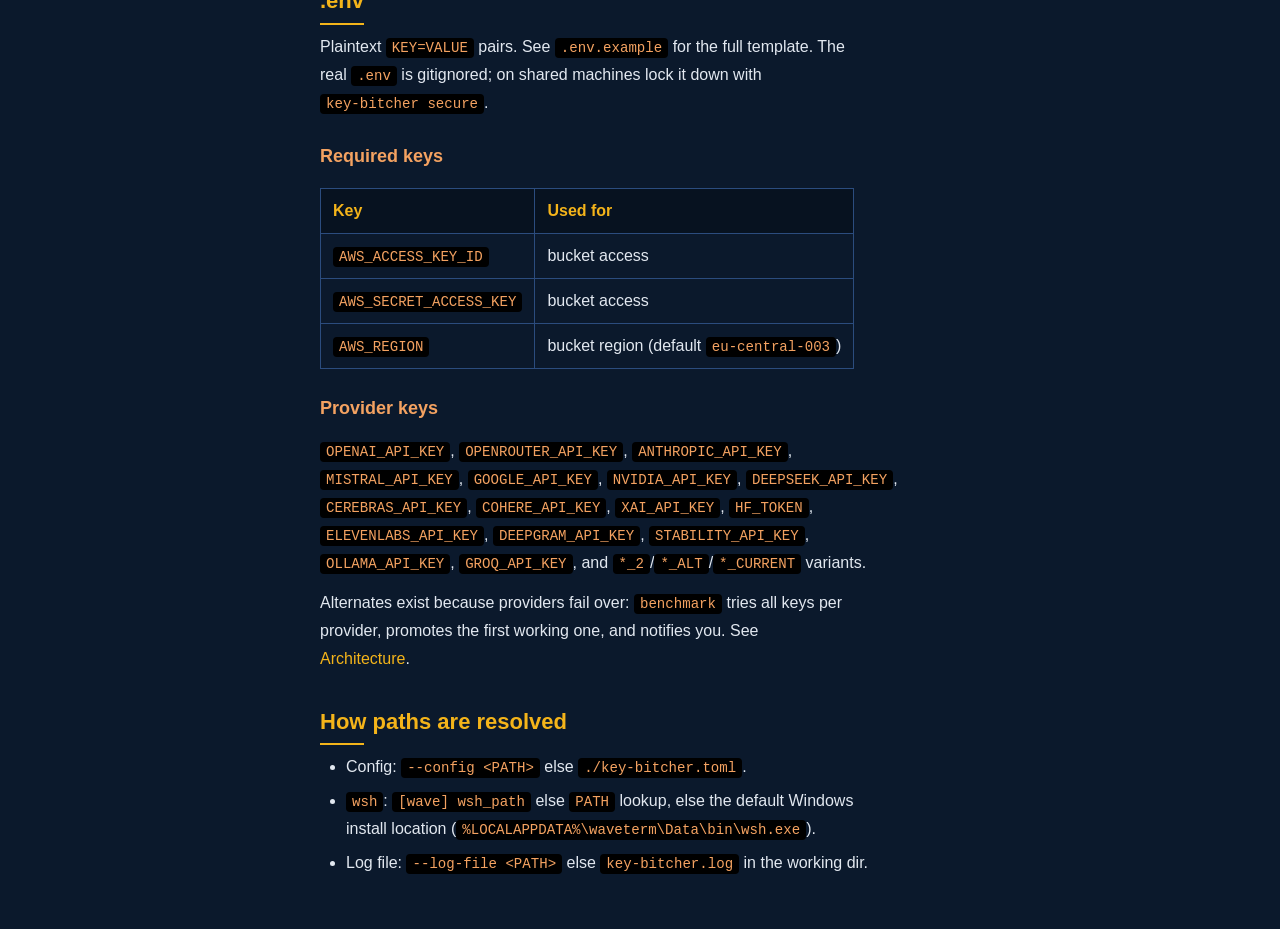
<file: docs/configuration.html>
<!DOCTYPE html>
<html lang="en">
<head>
  <meta charset="UTF-8">
  <meta name="viewport" content="width=device-width, initial-scale=1.0">
  <title>Configuration | Key-Bitcher</title>
  <link rel="stylesheet" href="styles.css">
  <link rel="stylesheet" href="docs.css">
  <link rel="icon" href="assets/logo-badge.svg">
</head>
<body>
  <div class="top-banner">
    <button class="mobile-menu-btn" aria-label="Open menu" aria-expanded="false"><span></span><span></span><span></span></button>
    <span>&#9888;&#65039; WARNING: Key-Bitcher strictly labels developer incompetence. Do not ask for support.</span>
    <div class="banner-actions">
      <a href="key-goblin.html" class="banner-goblin-link" title="Switch to the Key-Goblin Hoard">&#129421; KEY-GOBLIN HOARD &#8599;</a>
      <div class="bitch-toggle-wrap">
        <span class="toggle-label">BITCH MODE:</span>
        <label class="switch">
          <input type="checkbox" id="bitchModeToggle">
          <span class="slider round"></span>
        </label>
        <span id="bitchStatus" class="status-off">OFF</span>
      </div>
    </div>
  </div>

  <div class="app-layout">
    <aside class="sidebar">
      <div class="brand">
        <a href="index.html"><img src="assets/logo-badge.svg" alt="Key-Bitcher Logo" class="brand-img"></a>
        <h2>KEY-BITCHER</h2>
        <p class="tagline">Managing your keys. No apologies.</p>
      </div>
      
<nav class="nav-menu">
        <a href="index.html" class="nav-link">Home</a>
        <a href="getting-started.html" class="nav-link">Getting Started</a>
        <a href="commands.html" class="nav-link">Commands</a>
        <a href="configuration.html" class="nav-link active">Configuration</a>
        <a href="wave-integration.html" class="nav-link">Wave Integration</a>
        <a href="architecture.html" class="nav-link">Architecture</a>
        <a href="security.html" class="nav-link">Security</a>
        <a href="ide-integrations.html" class="nav-link">IDE & Terminal Integrations</a>
        <a href="development.html" class="nav-link">Development</a>
</nav>

      <div class="nav-group-label">Roadmap</div>
      <nav class="nav-menu">
        <a href="key-goblin.html" class="nav-link">Key-Goblin Hoard &#129421;</a>
      </nav>
      <div class="repo-box">
        <p>Repo target:</p>
        <code>merlin-tribukait/KEY-BITCHER</code>
        <a href="https://github.com/merlin-tribukait/KEY-BITCHER" target="_blank" class="btn-git">View on GitHub &#8599;</a>
      </div>
    </aside>
    <main class="content docs-content">
      <h1>Configuration</h1>
  <div class="bitch-quote doc-quote reveal" aria-hidden="true"><span class="bq-mark">💬</span><p>Error message #42: "Your .env has opinions. Your .env is wrong."</p></div>
<p>Two files control the tool: <code>key-bitcher.toml</code> (runtime behavior) and<br />
<code>.env</code> (your secrets). Both are read from the working directory by default.</p>
<h2>key-bitcher.toml</h2>
<pre><code class="language-toml">[s3]              # which bucket is the source of truth
bucket = &quot;wave-secrets-bucket&quot;
region = &quot;eu-central-003&quot;
object_key = &quot;secrets/ai-keys.json&quot;

[secrets]         # how .env is written
output_env_file = &quot;.env&quot;
overwrite_existing = true

[wave]            # Wave secret store (optional)
# wsh_path = &quot;C:\\Users\\you\\AppData\\Local\\waveterm\\Data\\bin\\wsh.exe&quot;

[logging]         # rotating file logger (optional)
# max_size_bytes = 5242880

[benchmark]       # providers pinged by `benchmark`
models = [
  &quot;openai:gpt-4o-mini&quot;,
  &quot;openrouter:google/learnlm-1.5-pro-experimental&quot;,
  &quot;anthropic:claude-3.5-sonnet&quot;,
  &quot;mistral:mistral-large-latest&quot;,
]
max_output_tokens = 256
request_timeout_secs = 30

[sections]        # override working.md section -&gt; env-var mapping (optional)
# &quot;My Custom Section&quot; = [&quot;MY_CUSTOM_KEY_1&quot;, &quot;MY_CUSTOM_KEY_2&quot;]
</code></pre>
<h3>Section mapping</h3>
<p><code>import-md</code> maps <code>## Section</code> headings in <code>working.md</code> to env-var names via a<br />
built-in table. Entries in <code>[sections]</code> <strong>override</strong> the built-in mapping for<br />
that heading. This is how you wire a handout whose headings don't match the<br />
default naming.</p>
<h3>Why these defaults</h3>
<ul>
<li><code>overwrite_existing = true</code> — a <code>sync-secrets</code> is meant to converge <code>.env</code><br />
  to the bucket. Set <code>false</code> to refuse overwriting a local <code>.env</code> you edited.</li>
<li><code>max_output_tokens</code> / <code>request_timeout_secs</code> — keep <code>benchmark</code> cheap and<br />
  bounded; a hung model must not hang your daily flow.</li>
</ul>
<h2>.env</h2>
<p>Plaintext <code>KEY=VALUE</code> pairs. See <code>.env.example</code> for the full template. The<br />
real <code>.env</code> is gitignored; on shared machines lock it down with<br />
<code>key-bitcher secure</code>.</p>
<h3>Required keys</h3>
<table>
<thead>
<tr>
<th>Key</th>
<th>Used for</th>
</tr>
</thead>
<tbody>
<tr>
<td><code>AWS_ACCESS_KEY_ID</code></td>
<td>bucket access</td>
</tr>
<tr>
<td><code>AWS_SECRET_ACCESS_KEY</code></td>
<td>bucket access</td>
</tr>
<tr>
<td><code>AWS_REGION</code></td>
<td>bucket region (default <code>eu-central-003</code>)</td>
</tr>
</tbody>
</table>
<h3>Provider keys</h3>
<p><code>OPENAI_API_KEY</code>, <code>OPENROUTER_API_KEY</code>, <code>ANTHROPIC_API_KEY</code>,<br />
<code>MISTRAL_API_KEY</code>, <code>GOOGLE_API_KEY</code>, <code>NVIDIA_API_KEY</code>, <code>DEEPSEEK_API_KEY</code>,<br />
<code>CEREBRAS_API_KEY</code>, <code>COHERE_API_KEY</code>, <code>XAI_API_KEY</code>, <code>HF_TOKEN</code>,<br />
<code>ELEVENLABS_API_KEY</code>, <code>DEEPGRAM_API_KEY</code>, <code>STABILITY_API_KEY</code>,<br />
<code>OLLAMA_API_KEY</code>, <code>GROQ_API_KEY</code>, and <code>*_2</code>/<code>*_ALT</code>/<code>*_CURRENT</code> variants.</p>
<p>Alternates exist because providers fail over: <code>benchmark</code> tries all keys per<br />
provider, promotes the first working one, and notifies you. See<br />
<a href="architecture.html">Architecture</a>.</p>
<h2>How paths are resolved</h2>
<ul>
<li>Config: <code>--config &lt;PATH&gt;</code> else <code>./key-bitcher.toml</code>.</li>
<li><code>wsh</code>: <code>[wave] wsh_path</code> else <code>PATH</code> lookup, else the default Windows<br />
  install location (<code>%LOCALAPPDATA%\waveterm\Data\bin\wsh.exe</code>).</li>
<li>Log file: <code>--log-file &lt;PATH&gt;</code> else <code>key-bitcher.log</code> in the working dir.</li>
</ul>
    </main>
  </div>
  <script src="toggle.js"></script>
  <script src="effects.js"></script>
</body>
</html>
</file>
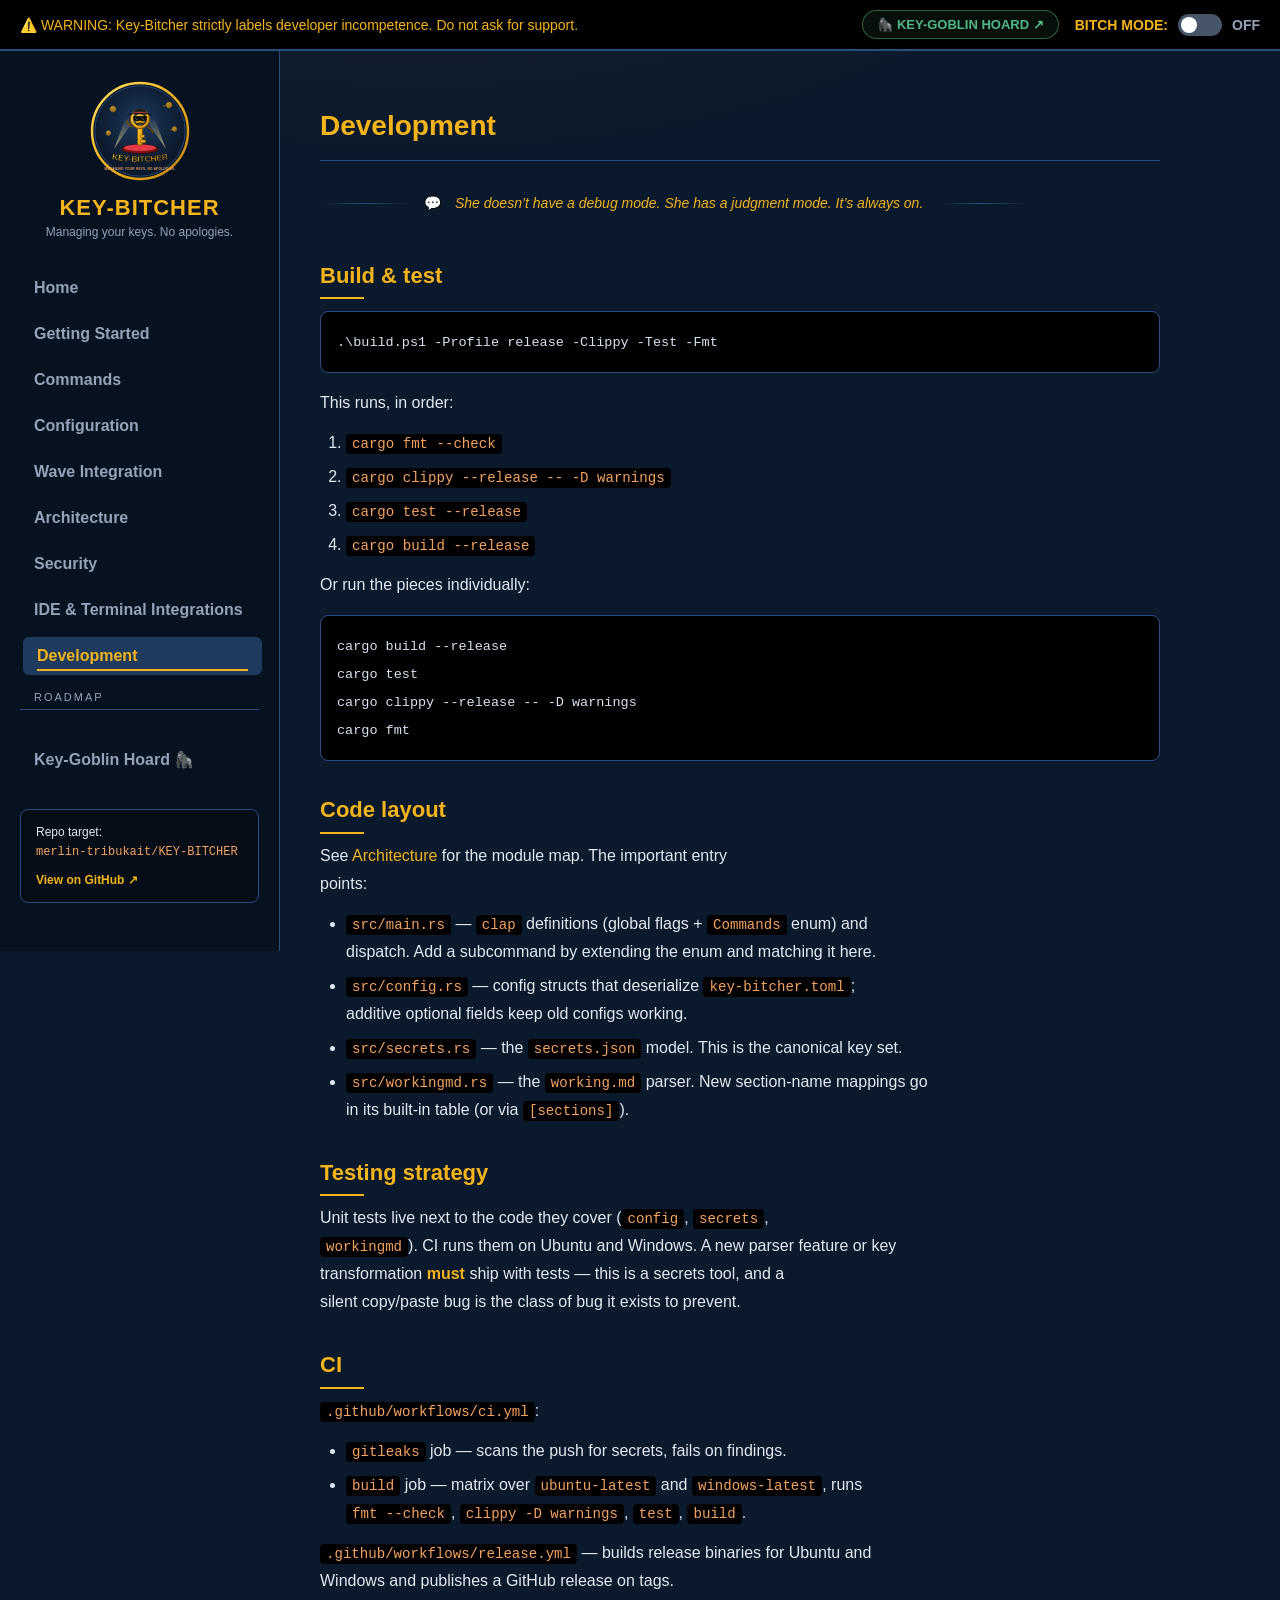
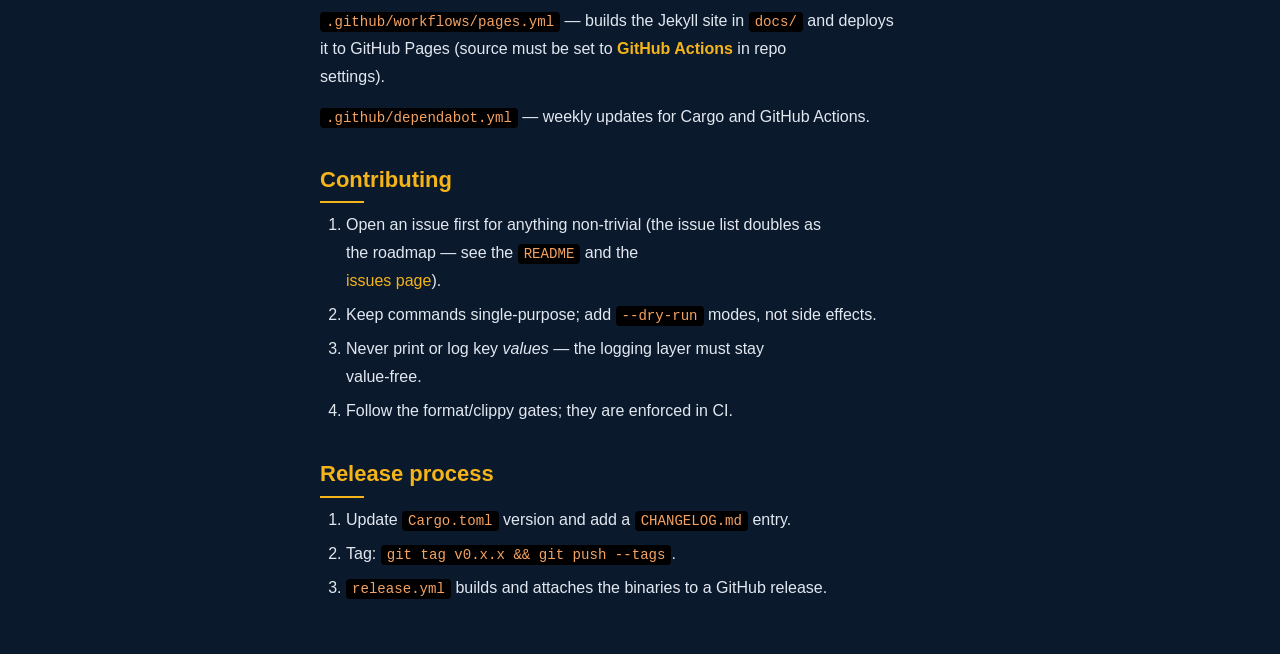
<file: docs/development.html>
<!DOCTYPE html>
<html lang="en">
<head>
  <meta charset="UTF-8">
  <meta name="viewport" content="width=device-width, initial-scale=1.0">
  <title>Development | Key-Bitcher</title>
  <link rel="stylesheet" href="styles.css">
  <link rel="stylesheet" href="docs.css">
  <link rel="icon" href="assets/logo-badge.svg">
</head>
<body>
  <div class="top-banner">
    <button class="mobile-menu-btn" aria-label="Open menu" aria-expanded="false"><span></span><span></span><span></span></button>
    <span>&#9888;&#65039; WARNING: Key-Bitcher strictly labels developer incompetence. Do not ask for support.</span>
    <div class="banner-actions">
      <a href="key-goblin.html" class="banner-goblin-link" title="Switch to the Key-Goblin Hoard">&#129421; KEY-GOBLIN HOARD &#8599;</a>
      <div class="bitch-toggle-wrap">
        <span class="toggle-label">BITCH MODE:</span>
        <label class="switch">
          <input type="checkbox" id="bitchModeToggle">
          <span class="slider round"></span>
        </label>
        <span id="bitchStatus" class="status-off">OFF</span>
      </div>
    </div>
  </div>

  <div class="app-layout">
    <aside class="sidebar">
      <div class="brand">
        <a href="index.html"><img src="assets/logo-badge.svg" alt="Key-Bitcher Logo" class="brand-img"></a>
        <h2>KEY-BITCHER</h2>
        <p class="tagline">Managing your keys. No apologies.</p>
      </div>
      
<nav class="nav-menu">
        <a href="index.html" class="nav-link">Home</a>
        <a href="getting-started.html" class="nav-link">Getting Started</a>
        <a href="commands.html" class="nav-link">Commands</a>
        <a href="configuration.html" class="nav-link">Configuration</a>
        <a href="wave-integration.html" class="nav-link">Wave Integration</a>
        <a href="architecture.html" class="nav-link">Architecture</a>
        <a href="security.html" class="nav-link">Security</a>
        <a href="ide-integrations.html" class="nav-link">IDE & Terminal Integrations</a>
        <a href="development.html" class="nav-link active">Development</a>
</nav>

      <div class="nav-group-label">Roadmap</div>
      <nav class="nav-menu">
        <a href="key-goblin.html" class="nav-link">Key-Goblin Hoard &#129421;</a>
      </nav>
      <div class="repo-box">
        <p>Repo target:</p>
        <code>merlin-tribukait/KEY-BITCHER</code>
        <a href="https://github.com/merlin-tribukait/KEY-BITCHER" target="_blank" class="btn-git">View on GitHub &#8599;</a>
      </div>
    </aside>
    <main class="content docs-content">
      <h1>Development</h1>
  <div class="bitch-quote doc-quote reveal" aria-hidden="true"><span class="bq-mark">💬</span><p>Error message #42: "Your .env has opinions. Your .env is wrong."</p></div>
<h2>Build &amp; test</h2>
<pre><code class="language-powershell">.\build.ps1 -Profile release -Clippy -Test -Fmt
</code></pre>
<p>This runs, in order:</p>
<ol>
<li><code>cargo fmt --check</code></li>
<li><code>cargo clippy --release -- -D warnings</code></li>
<li><code>cargo test --release</code></li>
<li><code>cargo build --release</code></li>
</ol>
<p>Or run the pieces individually:</p>
<pre><code class="language-bash">cargo build --release
cargo test
cargo clippy --release -- -D warnings
cargo fmt
</code></pre>
<h2>Code layout</h2>
<p>See <a href="architecture.html">Architecture</a> for the module map. The important entry<br />
points:</p>
<ul>
<li><code>src/main.rs</code> — <code>clap</code> definitions (global flags + <code>Commands</code> enum) and<br />
  dispatch. Add a subcommand by extending the enum and matching it here.</li>
<li><code>src/config.rs</code> — config structs that deserialize <code>key-bitcher.toml</code>;<br />
  additive optional fields keep old configs working.</li>
<li><code>src/secrets.rs</code> — the <code>secrets.json</code> model. This is the canonical key set.</li>
<li><code>src/workingmd.rs</code> — the <code>working.md</code> parser. New section-name mappings go<br />
  in its built-in table (or via <code>[sections]</code>).</li>
</ul>
<h2>Testing strategy</h2>
<p>Unit tests live next to the code they cover (<code>config</code>, <code>secrets</code>,<br />
<code>workingmd</code>). CI runs them on Ubuntu and Windows. A new parser feature or key<br />
transformation <strong>must</strong> ship with tests — this is a secrets tool, and a<br />
silent copy/paste bug is the class of bug it exists to prevent.</p>
<h2>CI</h2>
<p><code>.github/workflows/ci.yml</code>:</p>
<ul>
<li><code>gitleaks</code> job — scans the push for secrets, fails on findings.</li>
<li><code>build</code> job — matrix over <code>ubuntu-latest</code> and <code>windows-latest</code>, runs<br />
<code>fmt --check</code>, <code>clippy -D warnings</code>, <code>test</code>, <code>build</code>.</li>
</ul>
<p><code>.github/workflows/release.yml</code> — builds release binaries for Ubuntu and<br />
Windows and publishes a GitHub release on tags.</p>
<p><code>.github/workflows/pages.yml</code> — builds the Jekyll site in <code>docs/</code> and deploys<br />
it to GitHub Pages (source must be set to <strong>GitHub Actions</strong> in repo<br />
settings).</p>
<p><code>.github/dependabot.yml</code> — weekly updates for Cargo and GitHub Actions.</p>
<h2>Contributing</h2>
<ol>
<li>Open an issue first for anything non-trivial (the issue list doubles as<br />
   the roadmap — see the <a href="index.html"><code>README</code></a> and the<br />
<a href="https://github.com/merlin-tribukait/KEY-BITCHER/issues">issues page</a>).</li>
<li>Keep commands single-purpose; add <code>--dry-run</code> modes, not side effects.</li>
<li>Never print or log key <em>values</em> — the logging layer must stay<br />
   value-free.</li>
<li>Follow the format/clippy gates; they are enforced in CI.</li>
</ol>
<h2>Release process</h2>
<ol>
<li>Update <code>Cargo.toml</code> version and add a <code>CHANGELOG.md</code> entry.</li>
<li>Tag: <code>git tag v0.x.x &amp;&amp; git push --tags</code>.</li>
<li><code>release.yml</code> builds and attaches the binaries to a GitHub release.</li>
</ol>
    </main>
  </div>
  <script src="toggle.js"></script>
  <script src="effects.js"></script>
</body>
</html>
</file>
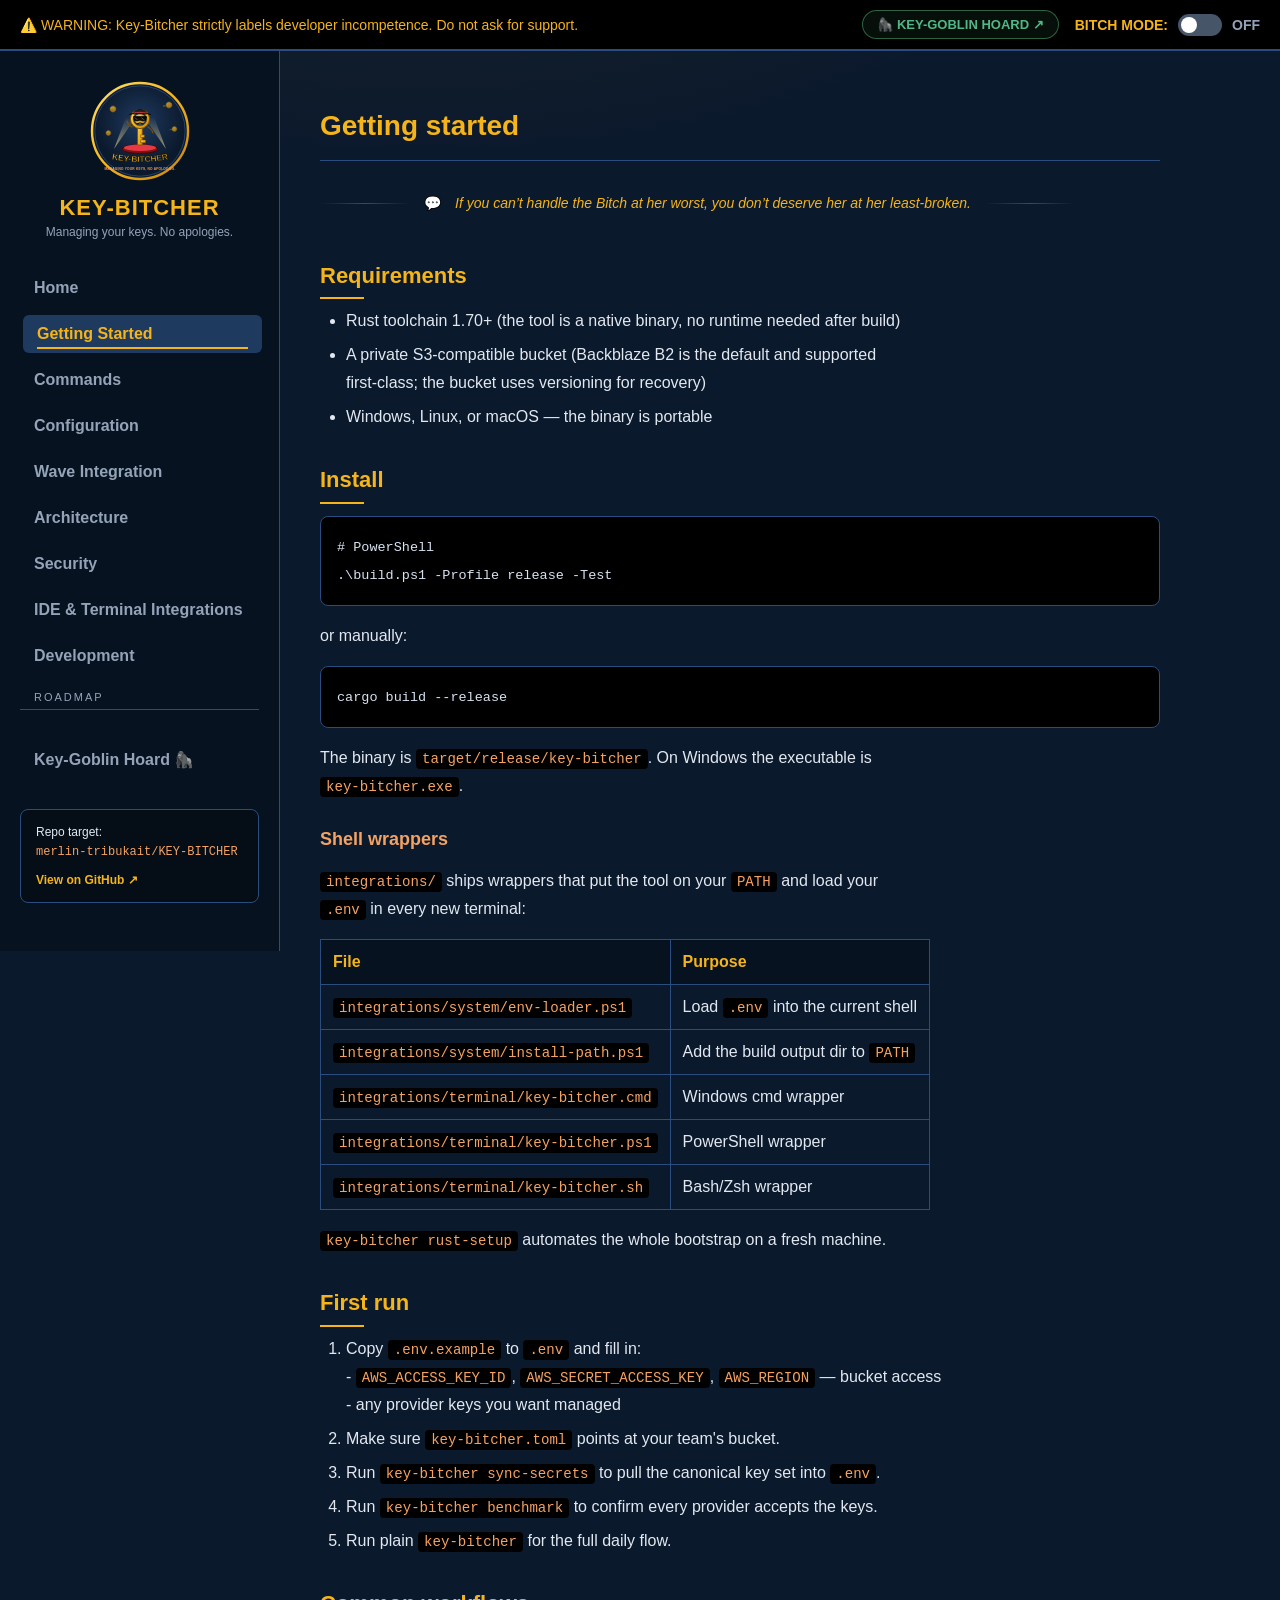
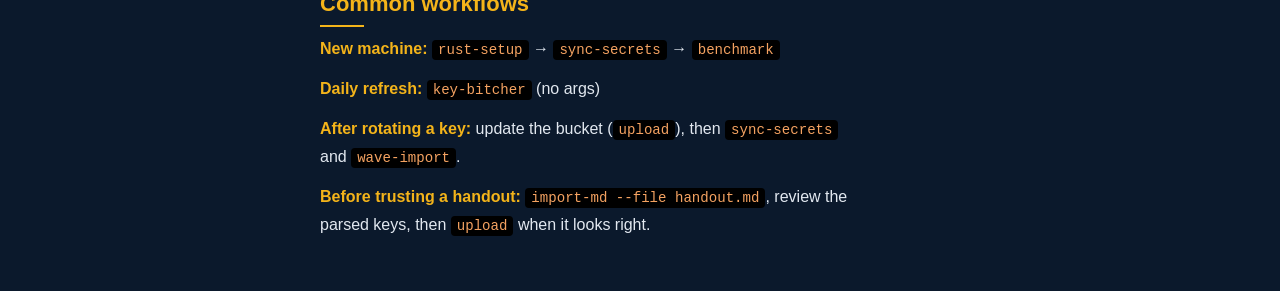
<file: docs/getting-started.html>
<!DOCTYPE html>
<html lang="en">
<head>
  <meta charset="UTF-8">
  <meta name="viewport" content="width=device-width, initial-scale=1.0">
  <title>Getting started | Key-Bitcher</title>
  <link rel="stylesheet" href="styles.css">
  <link rel="stylesheet" href="docs.css">
  <link rel="icon" href="assets/logo-badge.svg">
</head>
<body>
  <div class="top-banner">
    <button class="mobile-menu-btn" aria-label="Open menu" aria-expanded="false"><span></span><span></span><span></span></button>
    <span>&#9888;&#65039; WARNING: Key-Bitcher strictly labels developer incompetence. Do not ask for support.</span>
    <div class="banner-actions">
      <a href="key-goblin.html" class="banner-goblin-link" title="Switch to the Key-Goblin Hoard">&#129421; KEY-GOBLIN HOARD &#8599;</a>
      <div class="bitch-toggle-wrap">
        <span class="toggle-label">BITCH MODE:</span>
        <label class="switch">
          <input type="checkbox" id="bitchModeToggle">
          <span class="slider round"></span>
        </label>
        <span id="bitchStatus" class="status-off">OFF</span>
      </div>
    </div>
  </div>

  <div class="app-layout">
    <aside class="sidebar">
      <div class="brand">
        <a href="index.html"><img src="assets/logo-badge.svg" alt="Key-Bitcher Logo" class="brand-img"></a>
        <h2>KEY-BITCHER</h2>
        <p class="tagline">Managing your keys. No apologies.</p>
      </div>
      
<nav class="nav-menu">
        <a href="index.html" class="nav-link">Home</a>
        <a href="getting-started.html" class="nav-link active">Getting Started</a>
        <a href="commands.html" class="nav-link">Commands</a>
        <a href="configuration.html" class="nav-link">Configuration</a>
        <a href="wave-integration.html" class="nav-link">Wave Integration</a>
        <a href="architecture.html" class="nav-link">Architecture</a>
        <a href="security.html" class="nav-link">Security</a>
        <a href="ide-integrations.html" class="nav-link">IDE & Terminal Integrations</a>
        <a href="development.html" class="nav-link">Development</a>
</nav>

      <div class="nav-group-label">Roadmap</div>
      <nav class="nav-menu">
        <a href="key-goblin.html" class="nav-link">Key-Goblin Hoard &#129421;</a>
      </nav>
      <div class="repo-box">
        <p>Repo target:</p>
        <code>merlin-tribukait/KEY-BITCHER</code>
        <a href="https://github.com/merlin-tribukait/KEY-BITCHER" target="_blank" class="btn-git">View on GitHub &#8599;</a>
      </div>
    </aside>
    <main class="content docs-content">
      <h1>Getting started</h1>
  <div class="bitch-quote doc-quote reveal" aria-hidden="true"><span class="bq-mark">💬</span><p>Error message #42: "Your .env has opinions. Your .env is wrong."</p></div>
<h2>Requirements</h2>
<ul>
<li>Rust toolchain 1.70+ (the tool is a native binary, no runtime needed after build)</li>
<li>A private S3-compatible bucket (Backblaze B2 is the default and supported<br />
  first-class; the bucket uses versioning for recovery)</li>
<li>Windows, Linux, or macOS — the binary is portable</li>
</ul>
<h2>Install</h2>
<pre><code class="language-powershell"># PowerShell
.\build.ps1 -Profile release -Test
</code></pre>
<p>or manually:</p>
<pre><code class="language-bash">cargo build --release
</code></pre>
<p>The binary is <code>target/release/key-bitcher</code>. On Windows the executable is<br />
<code>key-bitcher.exe</code>.</p>
<h3>Shell wrappers</h3>
<p><code>integrations/</code> ships wrappers that put the tool on your <code>PATH</code> and load your<br />
<code>.env</code> in every new terminal:</p>
<table>
<thead>
<tr>
<th>File</th>
<th>Purpose</th>
</tr>
</thead>
<tbody>
<tr>
<td><code>integrations/system/env-loader.ps1</code></td>
<td>Load <code>.env</code> into the current shell</td>
</tr>
<tr>
<td><code>integrations/system/install-path.ps1</code></td>
<td>Add the build output dir to <code>PATH</code></td>
</tr>
<tr>
<td><code>integrations/terminal/key-bitcher.cmd</code></td>
<td>Windows cmd wrapper</td>
</tr>
<tr>
<td><code>integrations/terminal/key-bitcher.ps1</code></td>
<td>PowerShell wrapper</td>
</tr>
<tr>
<td><code>integrations/terminal/key-bitcher.sh</code></td>
<td>Bash/Zsh wrapper</td>
</tr>
</tbody>
</table>
<p><code>key-bitcher rust-setup</code> automates the whole bootstrap on a fresh machine.</p>
<h2>First run</h2>
<ol>
<li>Copy <code>.env.example</code> to <code>.env</code> and fill in:<br />
   - <code>AWS_ACCESS_KEY_ID</code>, <code>AWS_SECRET_ACCESS_KEY</code>, <code>AWS_REGION</code> — bucket access<br />
   - any provider keys you want managed</li>
<li>Make sure <code>key-bitcher.toml</code> points at your team's bucket.</li>
<li>Run <code>key-bitcher sync-secrets</code> to pull the canonical key set into <code>.env</code>.</li>
<li>Run <code>key-bitcher benchmark</code> to confirm every provider accepts the keys.</li>
<li>Run plain <code>key-bitcher</code> for the full daily flow.</li>
</ol>
<h2>Common workflows</h2>
<p><strong>New machine:</strong> <code>rust-setup</code> → <code>sync-secrets</code> → <code>benchmark</code></p>
<p><strong>Daily refresh:</strong> <code>key-bitcher</code> (no args)</p>
<p><strong>After rotating a key:</strong> update the bucket (<code>upload</code>), then <code>sync-secrets</code><br />
and <code>wave-import</code>.</p>
<p><strong>Before trusting a handout:</strong> <code>import-md --file handout.md</code>, review the<br />
parsed keys, then <code>upload</code> when it looks right.</p>
    </main>
  </div>
  <script src="toggle.js"></script>
  <script src="effects.js"></script>
</body>
</html>
</file>
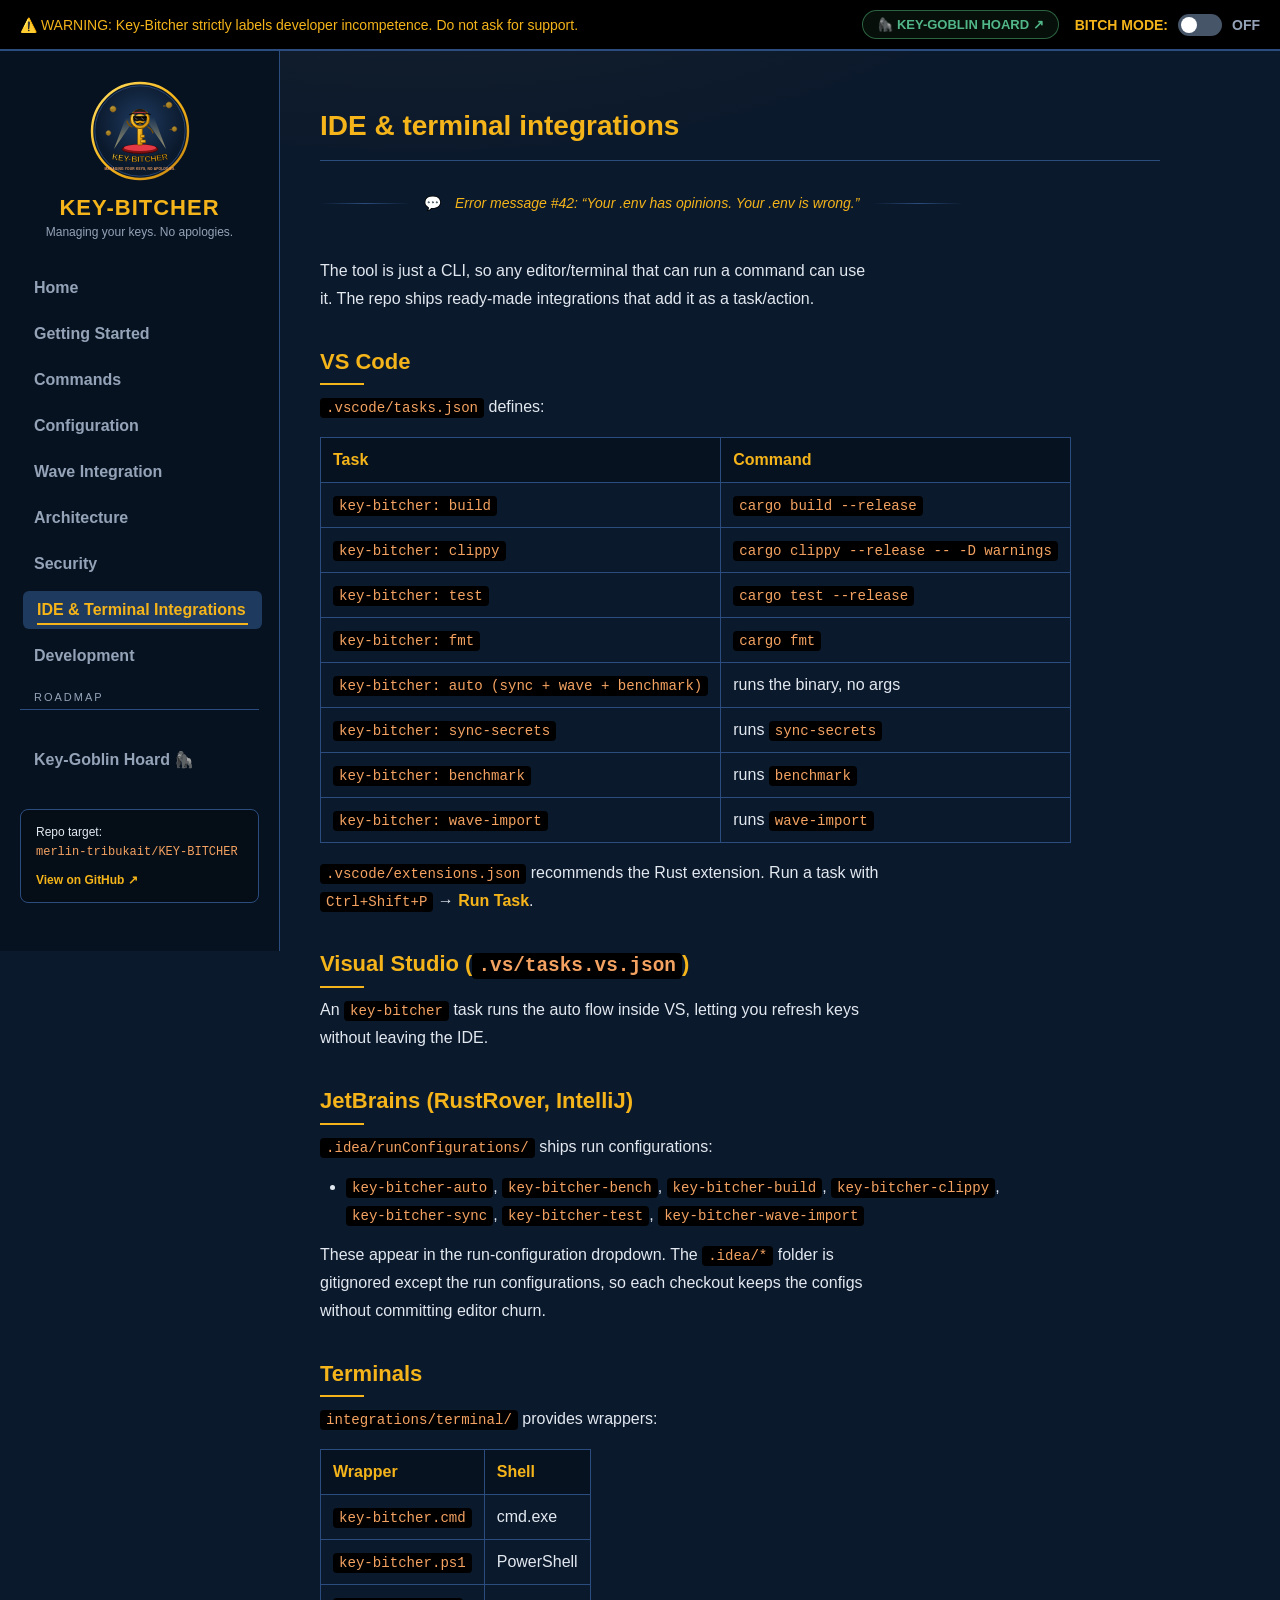
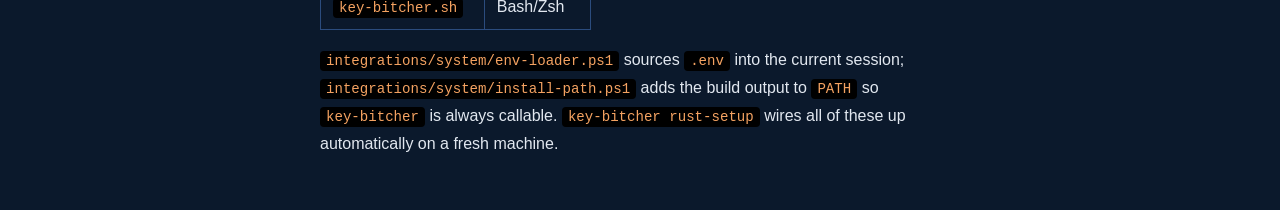
<file: docs/ide-integrations.html>
<!DOCTYPE html>
<html lang="en">
<head>
  <meta charset="UTF-8">
  <meta name="viewport" content="width=device-width, initial-scale=1.0">
  <title>IDE & terminal integrations | Key-Bitcher</title>
  <link rel="stylesheet" href="styles.css">
  <link rel="stylesheet" href="docs.css">
  <link rel="icon" href="assets/logo-badge.svg">
</head>
<body>
  <div class="top-banner">
    <button class="mobile-menu-btn" aria-label="Open menu" aria-expanded="false"><span></span><span></span><span></span></button>
    <span>&#9888;&#65039; WARNING: Key-Bitcher strictly labels developer incompetence. Do not ask for support.</span>
    <div class="banner-actions">
      <a href="key-goblin.html" class="banner-goblin-link" title="Switch to the Key-Goblin Hoard">&#129421; KEY-GOBLIN HOARD &#8599;</a>
      <div class="bitch-toggle-wrap">
        <span class="toggle-label">BITCH MODE:</span>
        <label class="switch">
          <input type="checkbox" id="bitchModeToggle">
          <span class="slider round"></span>
        </label>
        <span id="bitchStatus" class="status-off">OFF</span>
      </div>
    </div>
  </div>

  <div class="app-layout">
    <aside class="sidebar">
      <div class="brand">
        <a href="index.html"><img src="assets/logo-badge.svg" alt="Key-Bitcher Logo" class="brand-img"></a>
        <h2>KEY-BITCHER</h2>
        <p class="tagline">Managing your keys. No apologies.</p>
      </div>
      
<nav class="nav-menu">
        <a href="index.html" class="nav-link">Home</a>
        <a href="getting-started.html" class="nav-link">Getting Started</a>
        <a href="commands.html" class="nav-link">Commands</a>
        <a href="configuration.html" class="nav-link">Configuration</a>
        <a href="wave-integration.html" class="nav-link">Wave Integration</a>
        <a href="architecture.html" class="nav-link">Architecture</a>
        <a href="security.html" class="nav-link">Security</a>
        <a href="ide-integrations.html" class="nav-link active">IDE & Terminal Integrations</a>
        <a href="development.html" class="nav-link">Development</a>
</nav>

      <div class="nav-group-label">Roadmap</div>
      <nav class="nav-menu">
        <a href="key-goblin.html" class="nav-link">Key-Goblin Hoard &#129421;</a>
      </nav>
      <div class="repo-box">
        <p>Repo target:</p>
        <code>merlin-tribukait/KEY-BITCHER</code>
        <a href="https://github.com/merlin-tribukait/KEY-BITCHER" target="_blank" class="btn-git">View on GitHub &#8599;</a>
      </div>
    </aside>
    <main class="content docs-content">
      <h1>IDE &amp; terminal integrations</h1>
  <div class="bitch-quote doc-quote reveal" aria-hidden="true"><span class="bq-mark">💬</span><p>Error message #42: "Your .env has opinions. Your .env is wrong."</p></div>
<p>The tool is just a CLI, so any editor/terminal that can run a command can use<br />
it. The repo ships ready-made integrations that add it as a task/action.</p>
<h2>VS Code</h2>
<p><code>.vscode/tasks.json</code> defines:</p>
<table>
<thead>
<tr>
<th>Task</th>
<th>Command</th>
</tr>
</thead>
<tbody>
<tr>
<td><code>key-bitcher: build</code></td>
<td><code>cargo build --release</code></td>
</tr>
<tr>
<td><code>key-bitcher: clippy</code></td>
<td><code>cargo clippy --release -- -D warnings</code></td>
</tr>
<tr>
<td><code>key-bitcher: test</code></td>
<td><code>cargo test --release</code></td>
</tr>
<tr>
<td><code>key-bitcher: fmt</code></td>
<td><code>cargo fmt</code></td>
</tr>
<tr>
<td><code>key-bitcher: auto (sync + wave + benchmark)</code></td>
<td>runs the binary, no args</td>
</tr>
<tr>
<td><code>key-bitcher: sync-secrets</code></td>
<td>runs <code>sync-secrets</code></td>
</tr>
<tr>
<td><code>key-bitcher: benchmark</code></td>
<td>runs <code>benchmark</code></td>
</tr>
<tr>
<td><code>key-bitcher: wave-import</code></td>
<td>runs <code>wave-import</code></td>
</tr>
</tbody>
</table>
<p><code>.vscode/extensions.json</code> recommends the Rust extension. Run a task with<br />
<code>Ctrl+Shift+P</code> → <strong>Run Task</strong>.</p>
<h2>Visual Studio (<code>.vs/tasks.vs.json</code>)</h2>
<p>An <code>key-bitcher</code> task runs the auto flow inside VS, letting you refresh keys<br />
without leaving the IDE.</p>
<h2>JetBrains (RustRover, IntelliJ)</h2>
<p><code>.idea/runConfigurations/</code> ships run configurations:</p>
<ul>
<li><code>key-bitcher-auto</code>, <code>key-bitcher-bench</code>, <code>key-bitcher-build</code>, <code>key-bitcher-clippy</code>,<br />
<code>key-bitcher-sync</code>, <code>key-bitcher-test</code>, <code>key-bitcher-wave-import</code></li>
</ul>
<p>These appear in the run-configuration dropdown. The <code>.idea/*</code> folder is<br />
gitignored except the run configurations, so each checkout keeps the configs<br />
without committing editor churn.</p>
<h2>Terminals</h2>
<p><code>integrations/terminal/</code> provides wrappers:</p>
<table>
<thead>
<tr>
<th>Wrapper</th>
<th>Shell</th>
</tr>
</thead>
<tbody>
<tr>
<td><code>key-bitcher.cmd</code></td>
<td>cmd.exe</td>
</tr>
<tr>
<td><code>key-bitcher.ps1</code></td>
<td>PowerShell</td>
</tr>
<tr>
<td><code>key-bitcher.sh</code></td>
<td>Bash/Zsh</td>
</tr>
</tbody>
</table>
<p><code>integrations/system/env-loader.ps1</code> sources <code>.env</code> into the current session;<br />
<code>integrations/system/install-path.ps1</code> adds the build output to <code>PATH</code> so<br />
<code>key-bitcher</code> is always callable. <code>key-bitcher rust-setup</code> wires all of these up<br />
automatically on a fresh machine.</p>
    </main>
  </div>
  <script src="toggle.js"></script>
  <script src="effects.js"></script>
</body>
</html>
</file>
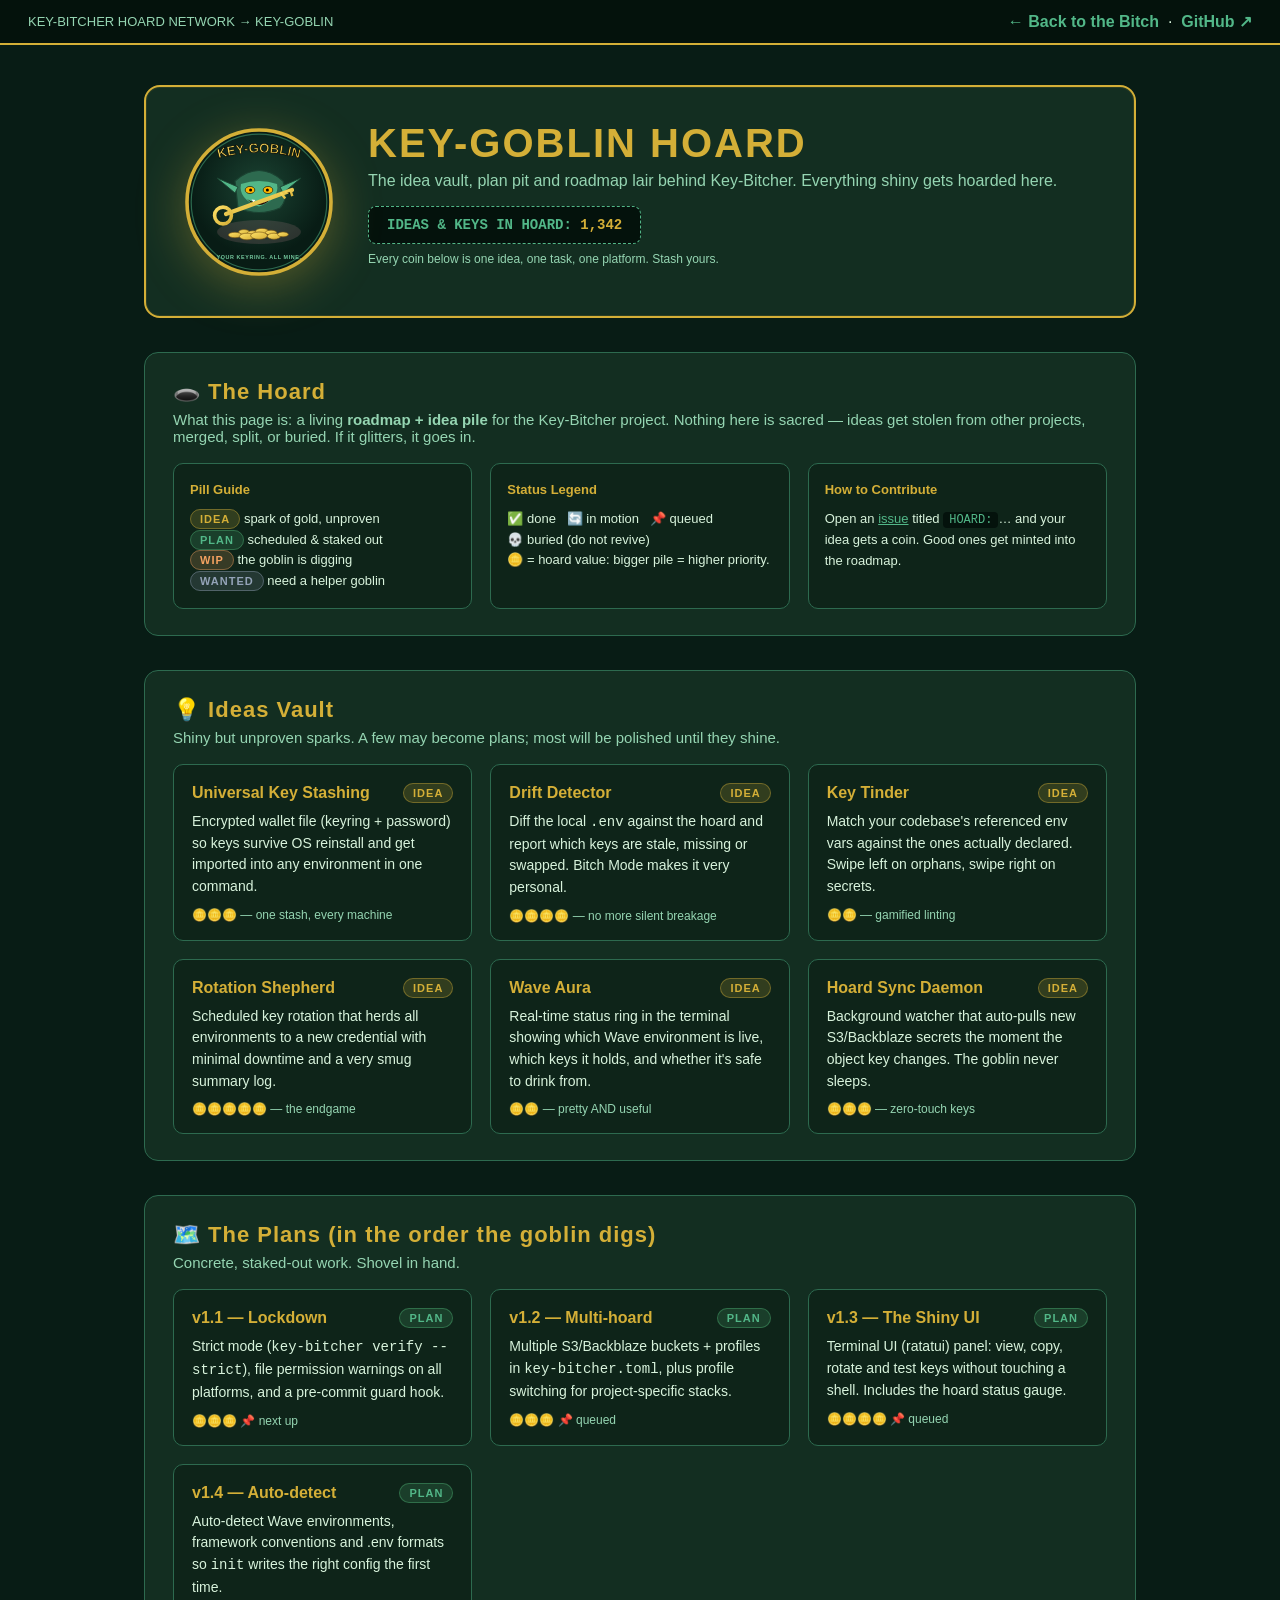
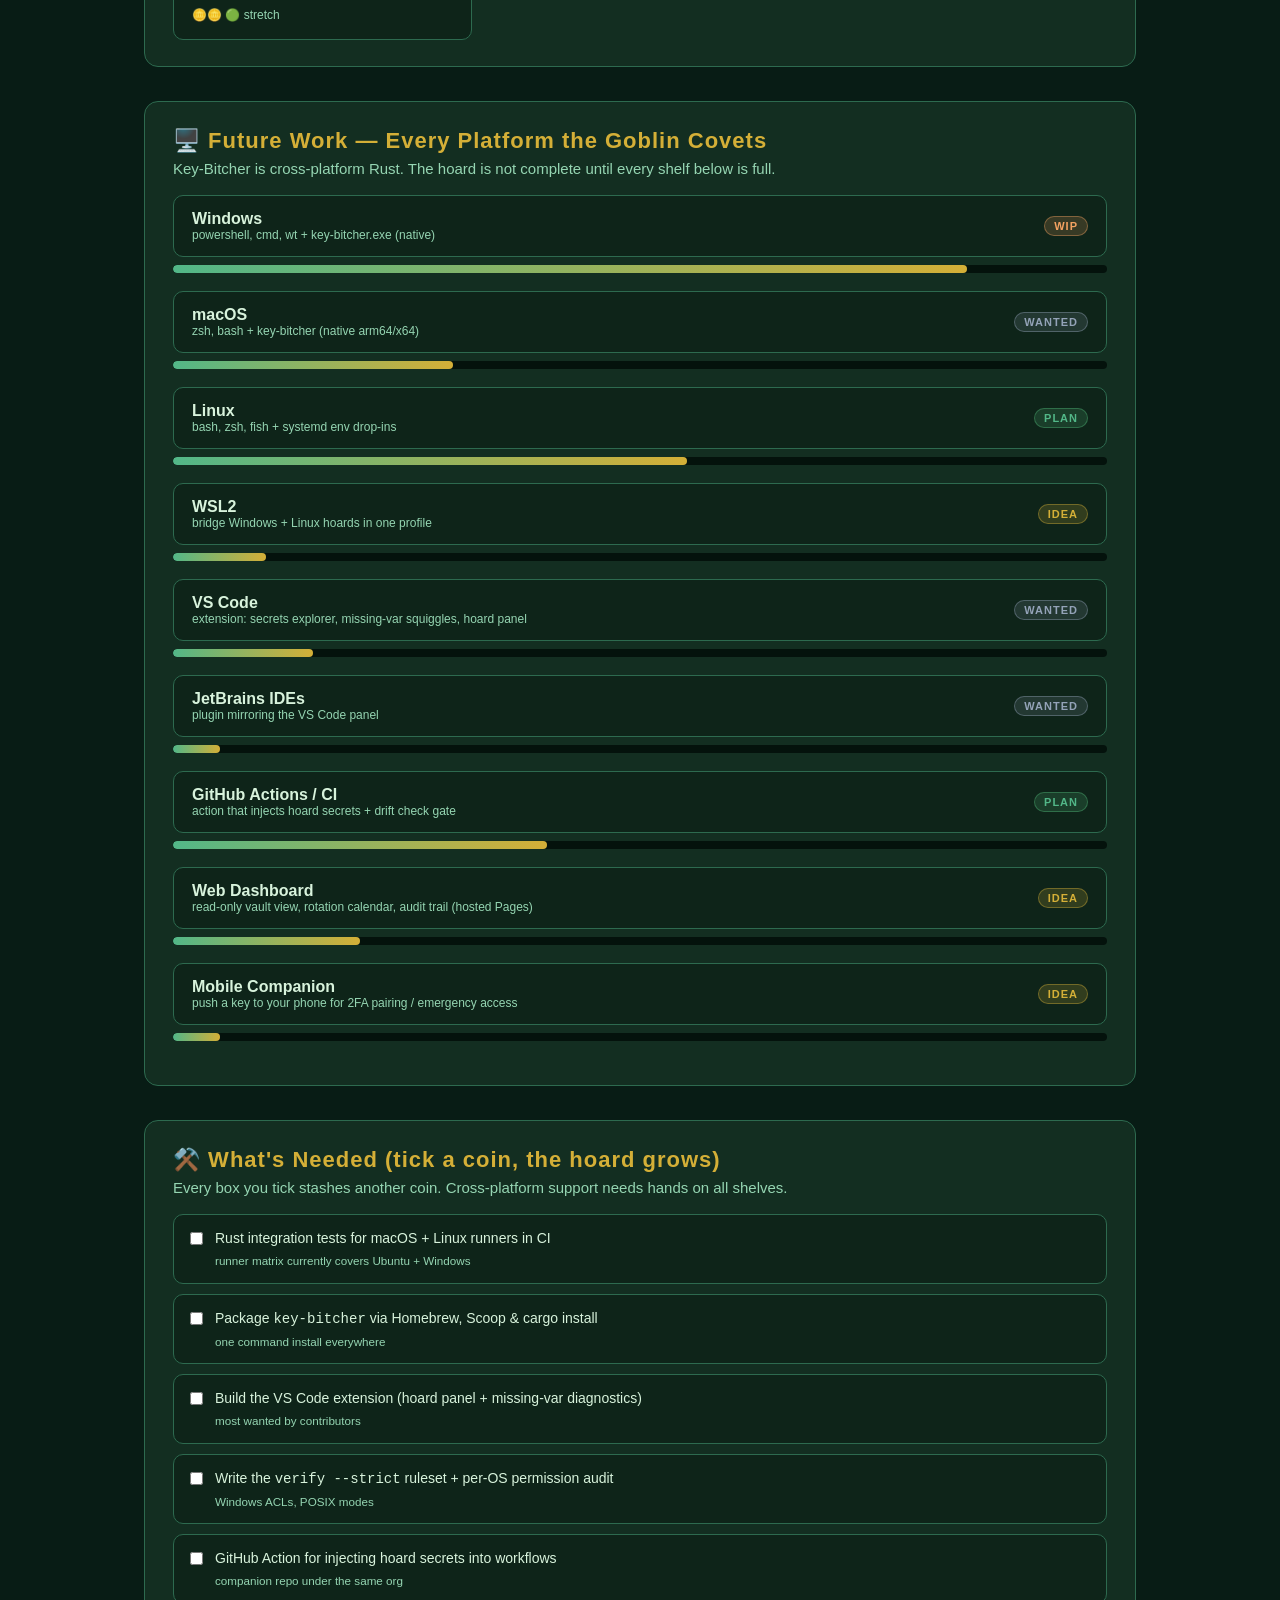
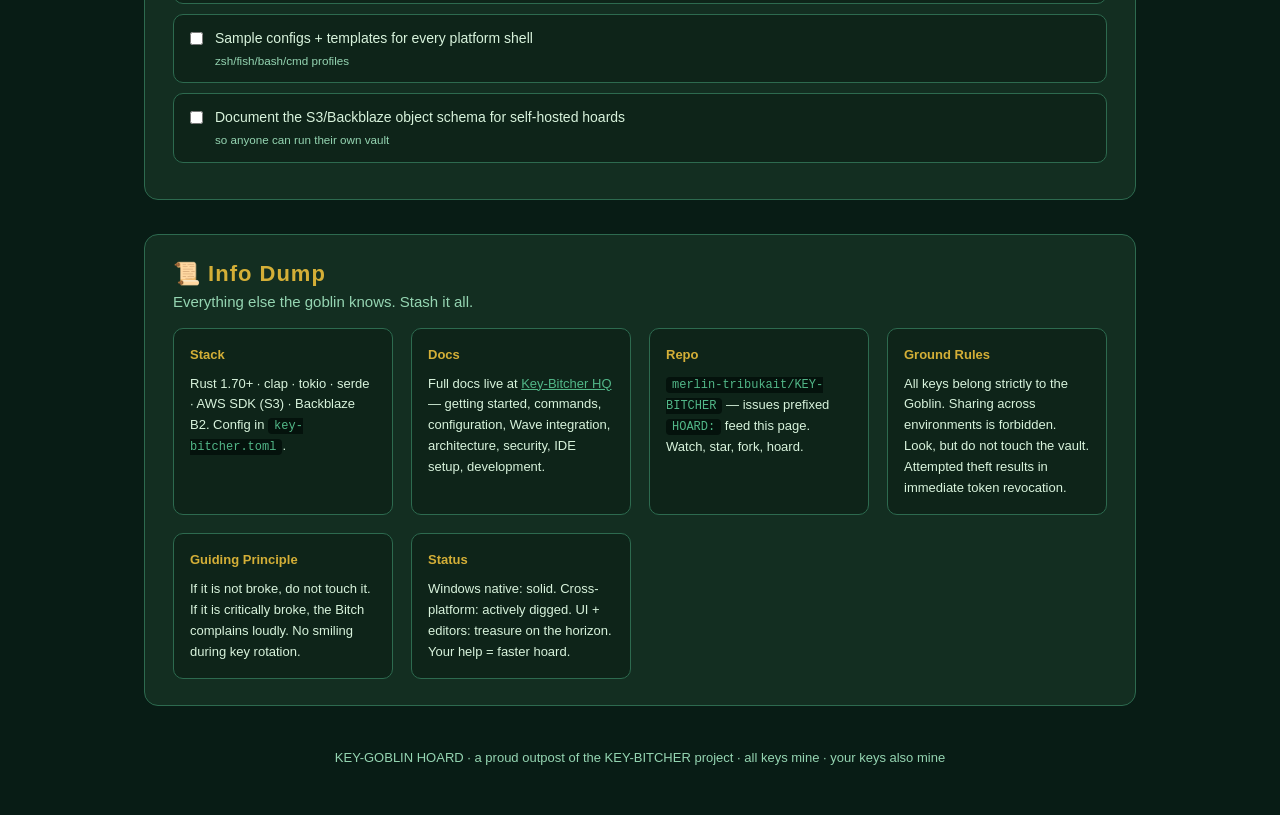
<file: docs/key-goblin.html>
<!DOCTYPE html>
<html lang="en">
<head>
  <meta charset="UTF-8">
  <meta name="viewport" content="width=device-width, initial-scale=1.0">
  <title>KEY-GOBLIN | Ideas, Plans &amp; Future Hoards</title>
  <link rel="stylesheet" href="styles.css">
  <link rel="stylesheet" href="goblin.css">
  <link rel="icon" href="assets/goblin/logo-badge.svg">
</head>
<body class="goblin-page">
  <div class="goblin-topbar">
    <span class="crumb">KEY-BITCHER HOARD NETWORK → KEY-GOBLIN</span>
    <nav>
      <a href="index.html">← Back to the Bitch</a>
      &nbsp;·&nbsp;
      <a href="https://github.com/merlin-tribukait/KEY-BITCHER" target="_blank">GitHub ↗</a>
    </nav>
  </div>

  <div class="goblin-wrap">
    <!-- HERO -->
    <header class="goblin-hero reveal">
      <img src="assets/goblin/logo-badge.svg" alt="Key-Goblin">
      <div>
        <h1>KEY-GOBLIN HOARD</h1>
        <p class="sub">The idea vault, plan pit and roadmap lair behind Key-Bitcher. Everything shiny gets hoarded here.</p>
        <div class="hoard-counter">IDEAS &amp; KEYS IN HOARD: <span id="keyCount">1,342</span></div>
        <p class="sub" style="font-size:12px; margin-top:8px;">Every coin below is one idea, one task, one platform. Stash yours.</p>
      </div>
    </header>

    <!-- 1. THE HOARD -->
    <section class="goblin-section reveal">
      <h2>🕳️ The Hoard</h2>
      <p class="lede">What this page is: a living <strong>roadmap + idea pile</strong> for the Key-Bitcher project. Nothing here is sacred — ideas get stolen from other projects, merged, split, or buried. If it glitters, it goes in.</p>
      <div class="goblin-info">
        <div class="info-card">
          <h4>Pill Guide</h4>
          <p><span class="pill idea">Idea</span> spark of gold, unproven<br>
             <span class="pill plan">Plan</span> scheduled &amp; staked out<br>
             <span class="pill wip">WIP</span> the goblin is digging<br>
             <span class="pill want">Wanted</span> need a helper goblin</p>
        </div>
        <div class="info-card">
          <h4>Status Legend</h4>
          <p>✅ done &nbsp; 🔄 in motion &nbsp; 📌 queued<br>
             💀 buried (do not revive)<br>
             🪙 = hoard value: bigger pile = higher priority.</p>
        </div>
        <div class="info-card">
          <h4>How to Contribute</h4>
          <p>Open an <a href="https://github.com/merlin-tribukait/KEY-BITCHER/issues" target="_blank" style="color:#52b788;">issue</a> titled <code>HOARD:</code>… and your idea gets a coin. Good ones get minted into the roadmap.</p>
        </div>
      </div>
    </section>

    <!-- 2. IDEAS VAULT -->
    <section class="goblin-section reveal">
      <h2>💡 Ideas Vault</h2>
      <p class="lede">Shiny but unproven sparks. A few may become plans; most will be polished until they shine.</p>
      <div class="goblin-grid">
        <div class="goblin-card">
          <h3>Universal Key Stashing <span class="pill idea">Idea</span></h3>
          <p>Encrypted wallet file (keyring + password) so keys survive OS reinstall and get imported into any environment in one command.</p>
          <div class="meta"><span class="coins">🪙🪙🪙</span> — one stash, every machine</div>
        </div>
        <div class="goblin-card">
          <h3>Drift Detector <span class="pill idea">Idea</span></h3>
          <p>Diff the local <code>.env</code> against the hoard and report which keys are stale, missing or swapped. Bitch Mode makes it very personal.</p>
          <div class="meta"><span class="coins">🪙🪙🪙🪙</span> — no more silent breakage</div>
        </div>
        <div class="goblin-card">
          <h3>Key Tinder <span class="pill idea">Idea</span></h3>
          <p>Match your codebase's referenced env vars against the ones actually declared. Swipe left on orphans, swipe right on secrets.</p>
          <div class="meta"><span class="coins">🪙🪙</span> — gamified linting</div>
        </div>
        <div class="goblin-card">
          <h3>Rotation Shepherd <span class="pill idea">Idea</span></h3>
          <p>Scheduled key rotation that herds all environments to a new credential with minimal downtime and a very smug summary log.</p>
          <div class="meta"><span class="coins">🪙🪙🪙🪙🪙</span> — the endgame</div>
        </div>
        <div class="goblin-card">
          <h3>Wave Aura <span class="pill idea">Idea</span></h3>
          <p>Real-time status ring in the terminal showing which Wave environment is live, which keys it holds, and whether it's safe to drink from.</p>
          <div class="meta"><span class="coins">🪙🪙</span> — pretty AND useful</div>
        </div>
        <div class="goblin-card">
          <h3>Hoard Sync Daemon <span class="pill idea">Idea</span></h3>
          <p>Background watcher that auto-pulls new S3/Backblaze secrets the moment the object key changes. The goblin never sleeps.</p>
          <div class="meta"><span class="coins">🪙🪙🪙</span> — zero-touch keys</div>
        </div>
      </div>
    </section>

    <!-- 3. PLANS -->
    <section class="goblin-section reveal">
      <h2>🗺️ The Plans (in the order the goblin digs)</h2>
      <p class="lede">Concrete, staked-out work. Shovel in hand.</p>
      <div class="goblin-grid">
        <div class="goblin-card">
          <h3>v1.1 — Lockdown <span class="pill plan">Plan</span></h3>
          <p>Strict mode (<code>key-bitcher verify --strict</code>), file permission warnings on all platforms, and a pre-commit guard hook.</p>
          <div class="meta"><span class="coins">🪙🪙🪙</span> 📌 next up</div>
        </div>
        <div class="goblin-card">
          <h3>v1.2 — Multi-hoard <span class="pill plan">Plan</span></h3>
          <p>Multiple S3/Backblaze buckets + profiles in <code>key-bitcher.toml</code>, plus profile switching for project-specific stacks.</p>
          <div class="meta"><span class="coins">🪙🪙🪙</span> 📌 queued</div>
        </div>
        <div class="goblin-card">
          <h3>v1.3 — The Shiny UI <span class="pill plan">Plan</span></h3>
          <p>Terminal UI (ratatui) panel: view, copy, rotate and test keys without touching a shell. Includes the hoard status gauge.</p>
          <div class="meta"><span class="coins">🪙🪙🪙🪙</span> 📌 queued</div>
        </div>
        <div class="goblin-card">
          <h3>v1.4 — Auto-detect <span class="pill plan">Plan</span></h3>
          <p>Auto-detect Wave environments, framework conventions and .env formats so <code>init</code> writes the right config the first time.</p>
          <div class="meta"><span class="coins">🪙🪙</span> 🟢 stretch</div>
        </div>
      </div>
    </section>

    <!-- 4. PLATFORM ROADMAP -->
    <section class="goblin-section reveal">
      <h2>🖥️ Future Work — Every Platform the Goblin Covets</h2>
      <p class="lede">Key-Bitcher is cross-platform Rust. The hoard is not complete until every shelf below is full.</p>

      <div class="platform-row">
        <div class="name">Windows <small>powershell, cmd, wt + key-bitcher.exe (native)</small></div>
        <span class="pill wip">WIP</span>
      </div>
      <div class="progress-track" style="margin: -4px 0 18px;"><div class="progress-fill" style="--fill:85%"></div></div>

      <div class="platform-row">
        <div class="name">macOS <small>zsh, bash + key-bitcher (native arm64/x64)</small></div>
        <span class="pill want">Wanted</span>
      </div>
      <div class="progress-track" style="margin: -4px 0 18px;"><div class="progress-fill" style="--fill:30%"></div></div>

      <div class="platform-row">
        <div class="name">Linux <small>bash, zsh, fish + systemd env drop-ins</small></div>
        <span class="pill plan">Plan</span>
      </div>
      <div class="progress-track" style="margin: -4px 0 18px;"><div class="progress-fill" style="--fill:55%"></div></div>

      <div class="platform-row">
        <div class="name">WSL2 <small>bridge Windows + Linux hoards in one profile</small></div>
        <span class="pill idea">Idea</span>
      </div>
      <div class="progress-track" style="margin: -4px 0 18px;"><div class="progress-fill" style="--fill:10%"></div></div>

      <div class="platform-row">
        <div class="name">VS Code <small>extension: secrets explorer, missing-var squiggles, hoard panel</small></div>
        <span class="pill want">Wanted</span>
      </div>
      <div class="progress-track" style="margin: -4px 0 18px;"><div class="progress-fill" style="--fill:15%"></div></div>

      <div class="platform-row">
        <div class="name">JetBrains IDEs <small>plugin mirroring the VS Code panel</small></div>
        <span class="pill want">Wanted</span>
      </div>
      <div class="progress-track" style="margin: -4px 0 18px;"><div class="progress-fill" style="--fill:5%"></div></div>

      <div class="platform-row">
        <div class="name">GitHub Actions / CI <small>action that injects hoard secrets + drift check gate</small></div>
        <span class="pill plan">Plan</span>
      </div>
      <div class="progress-track" style="margin: -4px 0 18px;"><div class="progress-fill" style="--fill:40%"></div></div>

      <div class="platform-row">
        <div class="name">Web Dashboard <small>read-only vault view, rotation calendar, audit trail (hosted Pages)</small></div>
        <span class="pill idea">Idea</span>
      </div>
      <div class="progress-track" style="margin: -4px 0 18px;"><div class="progress-fill" style="--fill:20%"></div></div>

      <div class="platform-row">
        <div class="name">Mobile Companion <small>push a key to your phone for 2FA pairing / emergency access</small></div>
        <span class="pill idea">Idea</span>
      </div>
      <div class="progress-track" style="margin: -4px 0 18px;"><div class="progress-fill" style="--fill:5%"></div></div>
    </section>

    <!-- 5. WHAT'S NEEDED / TODO -->
    <section class="goblin-section reveal">
      <h2>⚒️ What's Needed (tick a coin, the hoard grows)</h2>
      <p class="lede">Every box you tick stashes another coin. Cross-platform support needs hands on all shelves.</p>
      <ul class="todo-list" id="todoList">
        <li data-gain="1"><input type="checkbox"><span class="task">Rust integration tests for macOS + Linux runners in CI<small>runner matrix currently covers Ubuntu + Windows</small></span></li>
        <li data-gain="1"><input type="checkbox"><span class="task">Package <code>key-bitcher</code> via Homebrew, Scoop &amp; cargo install<small>one command install everywhere</small></span></li>
        <li data-gain="2"><input type="checkbox"><span class="task">Build the VS Code extension (hoard panel + missing-var diagnostics)<small>most wanted by contributors</small></span></li>
        <li data-gain="1"><input type="checkbox"><span class="task">Write the <code>verify --strict</code> ruleset + per-OS permission audit<small>Windows ACLs, POSIX modes</small></span></li>
        <li data-gain="1"><input type="checkbox"><span class="task">GitHub Action for injecting hoard secrets into workflows<small>companion repo under the same org</small></span></li>
        <li data-gain="1"><input type="checkbox"><span class="task">Sample configs + templates for every platform shell<small>zsh/fish/bash/cmd profiles</small></span></li>
        <li data-gain="2"><input type="checkbox"><span class="task">Document the S3/Backblaze object schema for self-hosted hoards<small>so anyone can run their own vault</small></span></li>
      </ul>
    </section>

    <!-- 6. INFO -->
    <section class="goblin-section reveal">
      <h2>📜 Info Dump</h2>
      <p class="lede">Everything else the goblin knows. Stash it all.</p>
      <div class="goblin-info">
        <div class="info-card">
          <h4>Stack</h4>
          <p>Rust 1.70+ · clap · tokio · serde · AWS SDK (S3) · Backblaze B2. Config in <code>key-bitcher.toml</code>.</p>
        </div>
        <div class="info-card">
          <h4>Docs</h4>
          <p>Full docs live at <a href="index.html" style="color:#52b788;">Key-Bitcher HQ</a> — getting started, commands, configuration, Wave integration, architecture, security, IDE setup, development.</p>
        </div>
        <div class="info-card">
          <h4>Repo</h4>
          <p><code>merlin-tribukait/KEY-BITCHER</code> — issues prefixed <code>HOARD:</code> feed this page. Watch, star, fork, hoard.</p>
        </div>
        <div class="info-card">
          <h4>Ground Rules</h4>
          <p>All keys belong strictly to the Goblin. Sharing across environments is forbidden. Look, but do not touch the vault. Attempted theft results in immediate token revocation.</p>
        </div>
        <div class="info-card">
          <h4>Guiding Principle</h4>
          <p>If it is not broke, do not touch it. If it is critically broke, the Bitch complains loudly. No smiling during key rotation.</p>
        </div>
        <div class="info-card">
          <h4>Status</h4>
          <p>Windows native: solid. Cross-platform: actively digged. UI + editors: treasure on the horizon. Your help = faster hoard.</p>
        </div>
      </div>
    </section>

    <footer class="goblin-footer">
      KEY-GOBLIN HOARD · a proud outpost of the KEY-BITCHER project · all keys mine · your keys also mine
    </footer>
  </div>

  <div class="toast" id="toast"></div>

  <script src="effects.js"></script>
  <script>
    (function () {
      var base = 1342;
      var count = base;
      var counter = document.getElementById('keyCount');
      var toast = document.getElementById('toast');
      var toastTimer = null;

      function showToast(msg) {
        toast.textContent = msg;
        toast.classList.add('show');
        clearTimeout(toastTimer);
        toastTimer = setTimeout(function () { toast.classList.remove('show'); }, 2200);
      }

      function bump(gain, msg) {
        count += gain;
        counter.textContent = count.toLocaleString();
        counter.style.color = '#d4af37';
        setTimeout(function () { counter.style.color = ''; }, 400);
        showToast(msg);
      }

      var todo = document.getElementById('todoList');
      todo.addEventListener('change', function (e) {
        var li = e.target.closest('li');
        if (!li) return;
        if (e.target.checked) {
          li.classList.add('done');
          bump(parseInt(li.dataset.gain || '1', 10), '🪙 Clink! Idea stashed into the Goblin Hoard.');
        } else {
          li.classList.remove('done');
          count -= parseInt(li.dataset.gain || '1', 10);
          counter.textContent = count.toLocaleString();
          showToast('🕳️ Coin returned to the pile. Fickle goblin.');
        }
      });
    })();
  </script>
</body>
</html>
</file>
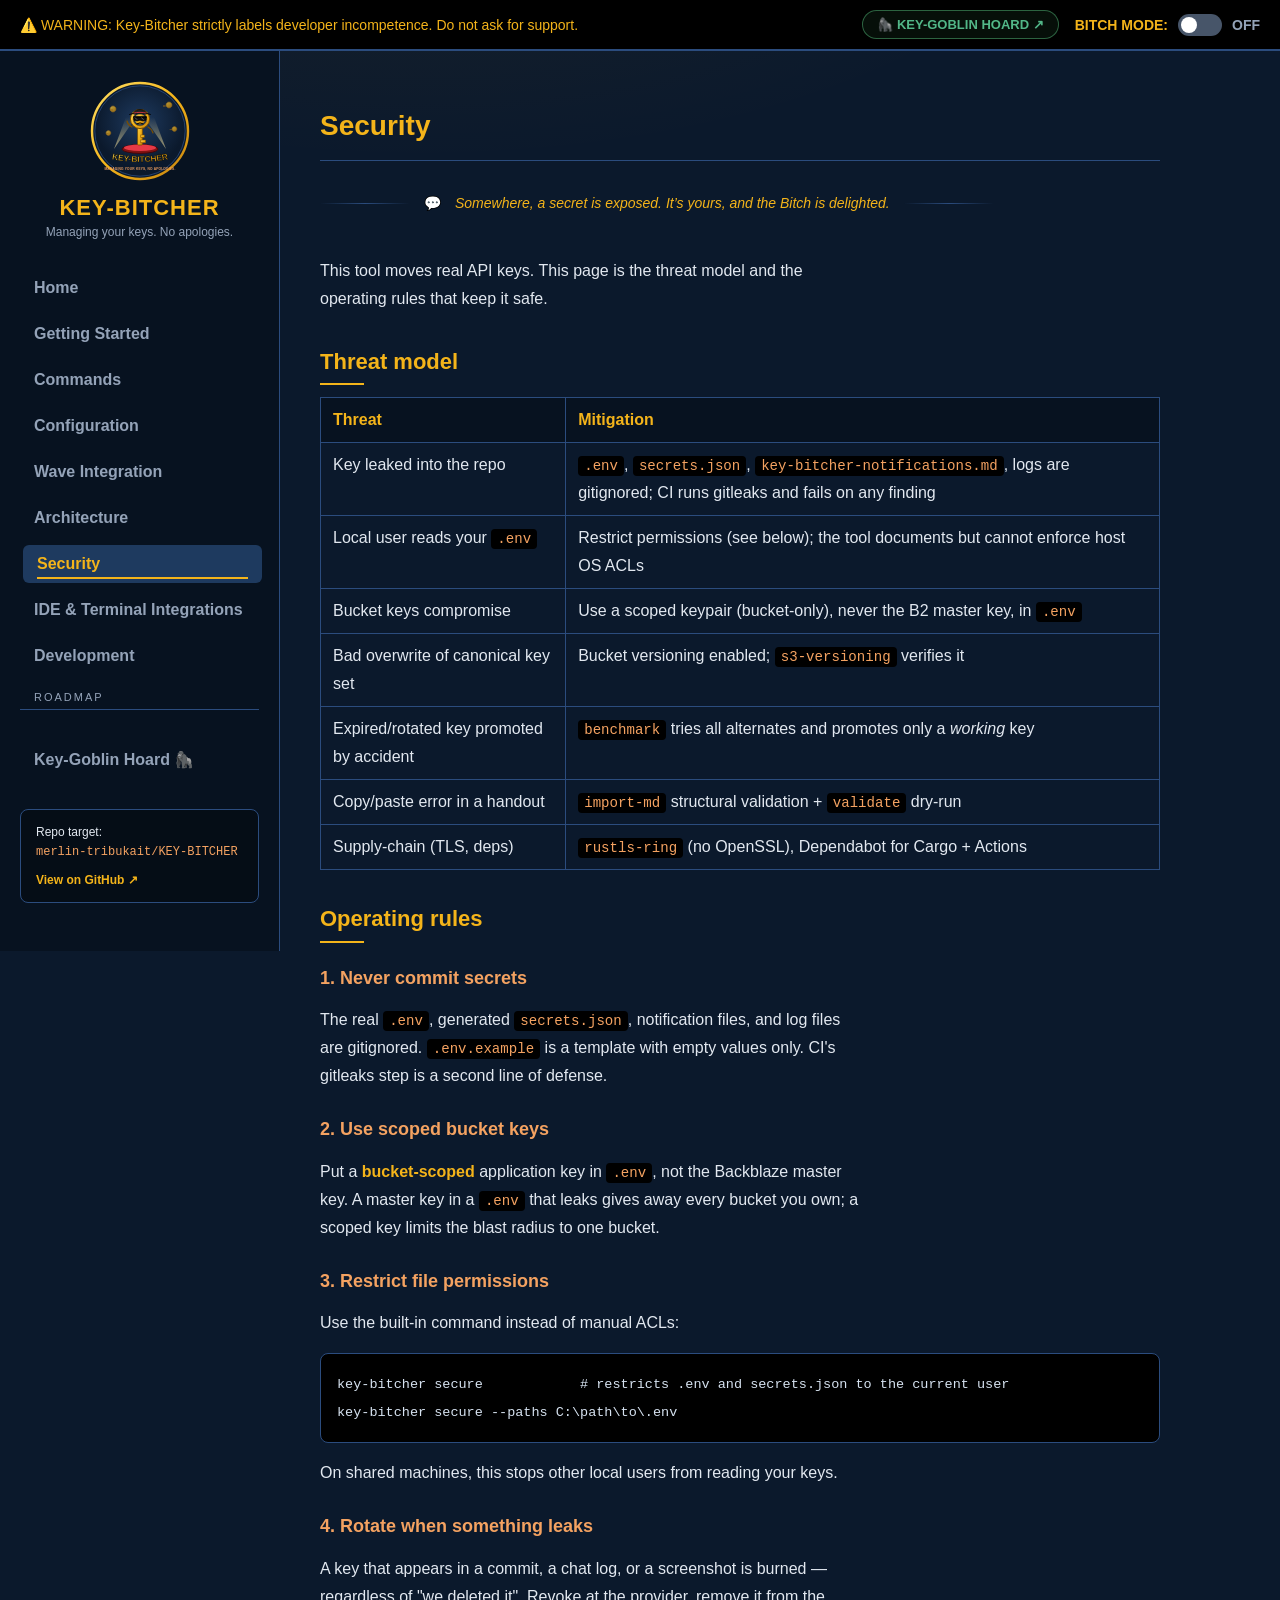
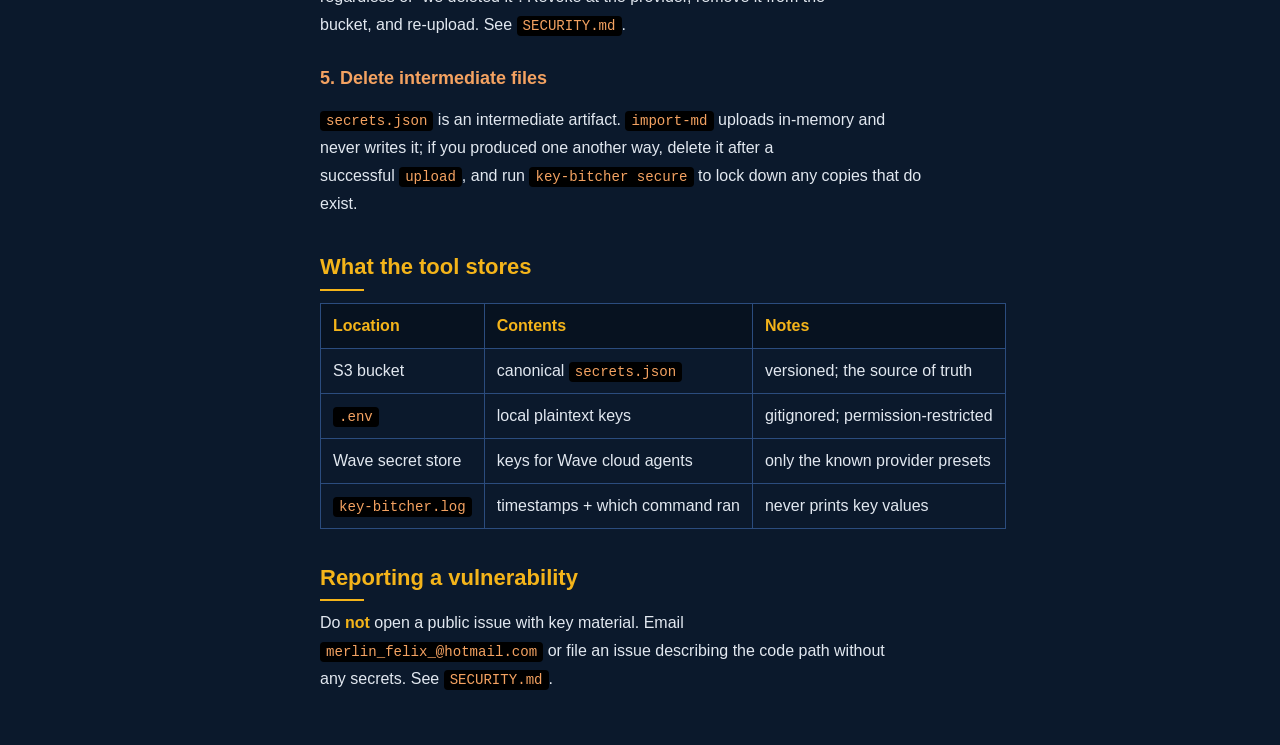
<file: docs/security.html>
<!DOCTYPE html>
<html lang="en">
<head>
  <meta charset="UTF-8">
  <meta name="viewport" content="width=device-width, initial-scale=1.0">
  <title>Security | Key-Bitcher</title>
  <link rel="stylesheet" href="styles.css">
  <link rel="stylesheet" href="docs.css">
  <link rel="icon" href="assets/logo-badge.svg">
</head>
<body>
  <div class="top-banner">
    <button class="mobile-menu-btn" aria-label="Open menu" aria-expanded="false"><span></span><span></span><span></span></button>
    <span>&#9888;&#65039; WARNING: Key-Bitcher strictly labels developer incompetence. Do not ask for support.</span>
    <div class="banner-actions">
      <a href="key-goblin.html" class="banner-goblin-link" title="Switch to the Key-Goblin Hoard">&#129421; KEY-GOBLIN HOARD &#8599;</a>
      <div class="bitch-toggle-wrap">
        <span class="toggle-label">BITCH MODE:</span>
        <label class="switch">
          <input type="checkbox" id="bitchModeToggle">
          <span class="slider round"></span>
        </label>
        <span id="bitchStatus" class="status-off">OFF</span>
      </div>
    </div>
  </div>

  <div class="app-layout">
    <aside class="sidebar">
      <div class="brand">
        <a href="index.html"><img src="assets/logo-badge.svg" alt="Key-Bitcher Logo" class="brand-img"></a>
        <h2>KEY-BITCHER</h2>
        <p class="tagline">Managing your keys. No apologies.</p>
      </div>
      
<nav class="nav-menu">
        <a href="index.html" class="nav-link">Home</a>
        <a href="getting-started.html" class="nav-link">Getting Started</a>
        <a href="commands.html" class="nav-link">Commands</a>
        <a href="configuration.html" class="nav-link">Configuration</a>
        <a href="wave-integration.html" class="nav-link">Wave Integration</a>
        <a href="architecture.html" class="nav-link">Architecture</a>
        <a href="security.html" class="nav-link active">Security</a>
        <a href="ide-integrations.html" class="nav-link">IDE & Terminal Integrations</a>
        <a href="development.html" class="nav-link">Development</a>
</nav>

      <div class="nav-group-label">Roadmap</div>
      <nav class="nav-menu">
        <a href="key-goblin.html" class="nav-link">Key-Goblin Hoard &#129421;</a>
      </nav>
      <div class="repo-box">
        <p>Repo target:</p>
        <code>merlin-tribukait/KEY-BITCHER</code>
        <a href="https://github.com/merlin-tribukait/KEY-BITCHER" target="_blank" class="btn-git">View on GitHub &#8599;</a>
      </div>
    </aside>
    <main class="content docs-content">
      <h1>Security</h1>
  <div class="bitch-quote doc-quote reveal" aria-hidden="true"><span class="bq-mark">💬</span><p>Error message #42: "Your .env has opinions. Your .env is wrong."</p></div>
<p>This tool moves real API keys. This page is the threat model and the<br />
operating rules that keep it safe.</p>
<h2>Threat model</h2>
<table>
<thead>
<tr>
<th>Threat</th>
<th>Mitigation</th>
</tr>
</thead>
<tbody>
<tr>
<td>Key leaked into the repo</td>
<td><code>.env</code>, <code>secrets.json</code>, <code>key-bitcher-notifications.md</code>, logs are gitignored; CI runs gitleaks and fails on any finding</td>
</tr>
<tr>
<td>Local user reads your <code>.env</code></td>
<td>Restrict permissions (see below); the tool documents but cannot enforce host OS ACLs</td>
</tr>
<tr>
<td>Bucket keys compromise</td>
<td>Use a scoped keypair (bucket-only), never the B2 master key, in <code>.env</code></td>
</tr>
<tr>
<td>Bad overwrite of canonical key set</td>
<td>Bucket versioning enabled; <code>s3-versioning</code> verifies it</td>
</tr>
<tr>
<td>Expired/rotated key promoted by accident</td>
<td><code>benchmark</code> tries all alternates and promotes only a <em>working</em> key</td>
</tr>
<tr>
<td>Copy/paste error in a handout</td>
<td><code>import-md</code> structural validation + <code>validate</code> dry-run</td>
</tr>
<tr>
<td>Supply-chain (TLS, deps)</td>
<td><code>rustls-ring</code> (no OpenSSL), Dependabot for Cargo + Actions</td>
</tr>
</tbody>
</table>
<h2>Operating rules</h2>
<h3>1. Never commit secrets</h3>
<p>The real <code>.env</code>, generated <code>secrets.json</code>, notification files, and log files<br />
are gitignored. <code>.env.example</code> is a template with empty values only. CI's<br />
gitleaks step is a second line of defense.</p>
<h3>2. Use scoped bucket keys</h3>
<p>Put a <strong>bucket-scoped</strong> application key in <code>.env</code>, not the Backblaze master<br />
key. A master key in a <code>.env</code> that leaks gives away every bucket you own; a<br />
scoped key limits the blast radius to one bucket.</p>
<h3>3. Restrict file permissions</h3>
<p>Use the built-in command instead of manual ACLs:</p>
<pre><code class="language-powershell">key-bitcher secure            # restricts .env and secrets.json to the current user
key-bitcher secure --paths C:\path\to\.env
</code></pre>
<p>On shared machines, this stops other local users from reading your keys.</p>
<h3>4. Rotate when something leaks</h3>
<p>A key that appears in a commit, a chat log, or a screenshot is burned —<br />
regardless of "we deleted it". Revoke at the provider, remove it from the<br />
bucket, and re-upload. See <a href="security.html"><code>SECURITY.md</code></a>.</p>
<h3>5. Delete intermediate files</h3>
<p><code>secrets.json</code> is an intermediate artifact. <code>import-md</code> uploads in-memory and<br />
never writes it; if you produced one another way, delete it after a<br />
successful <code>upload</code>, and run <code>key-bitcher secure</code> to lock down any copies that do<br />
exist.</p>
<h2>What the tool stores</h2>
<table>
<thead>
<tr>
<th>Location</th>
<th>Contents</th>
<th>Notes</th>
</tr>
</thead>
<tbody>
<tr>
<td>S3 bucket</td>
<td>canonical <code>secrets.json</code></td>
<td>versioned; the source of truth</td>
</tr>
<tr>
<td><code>.env</code></td>
<td>local plaintext keys</td>
<td>gitignored; permission-restricted</td>
</tr>
<tr>
<td>Wave secret store</td>
<td>keys for Wave cloud agents</td>
<td>only the known provider presets</td>
</tr>
<tr>
<td><code>key-bitcher.log</code></td>
<td>timestamps + which command ran</td>
<td>never prints key values</td>
</tr>
</tbody>
</table>
<h2>Reporting a vulnerability</h2>
<p>Do <strong>not</strong> open a public issue with key material. Email<br />
<code>merlin_felix_@hotmail.com</code> or file an issue describing the code path without<br />
any secrets. See <a href="security.html"><code>SECURITY.md</code></a>.</p>
    </main>
  </div>
  <script src="toggle.js"></script>
  <script src="effects.js"></script>
</body>
</html>
</file>
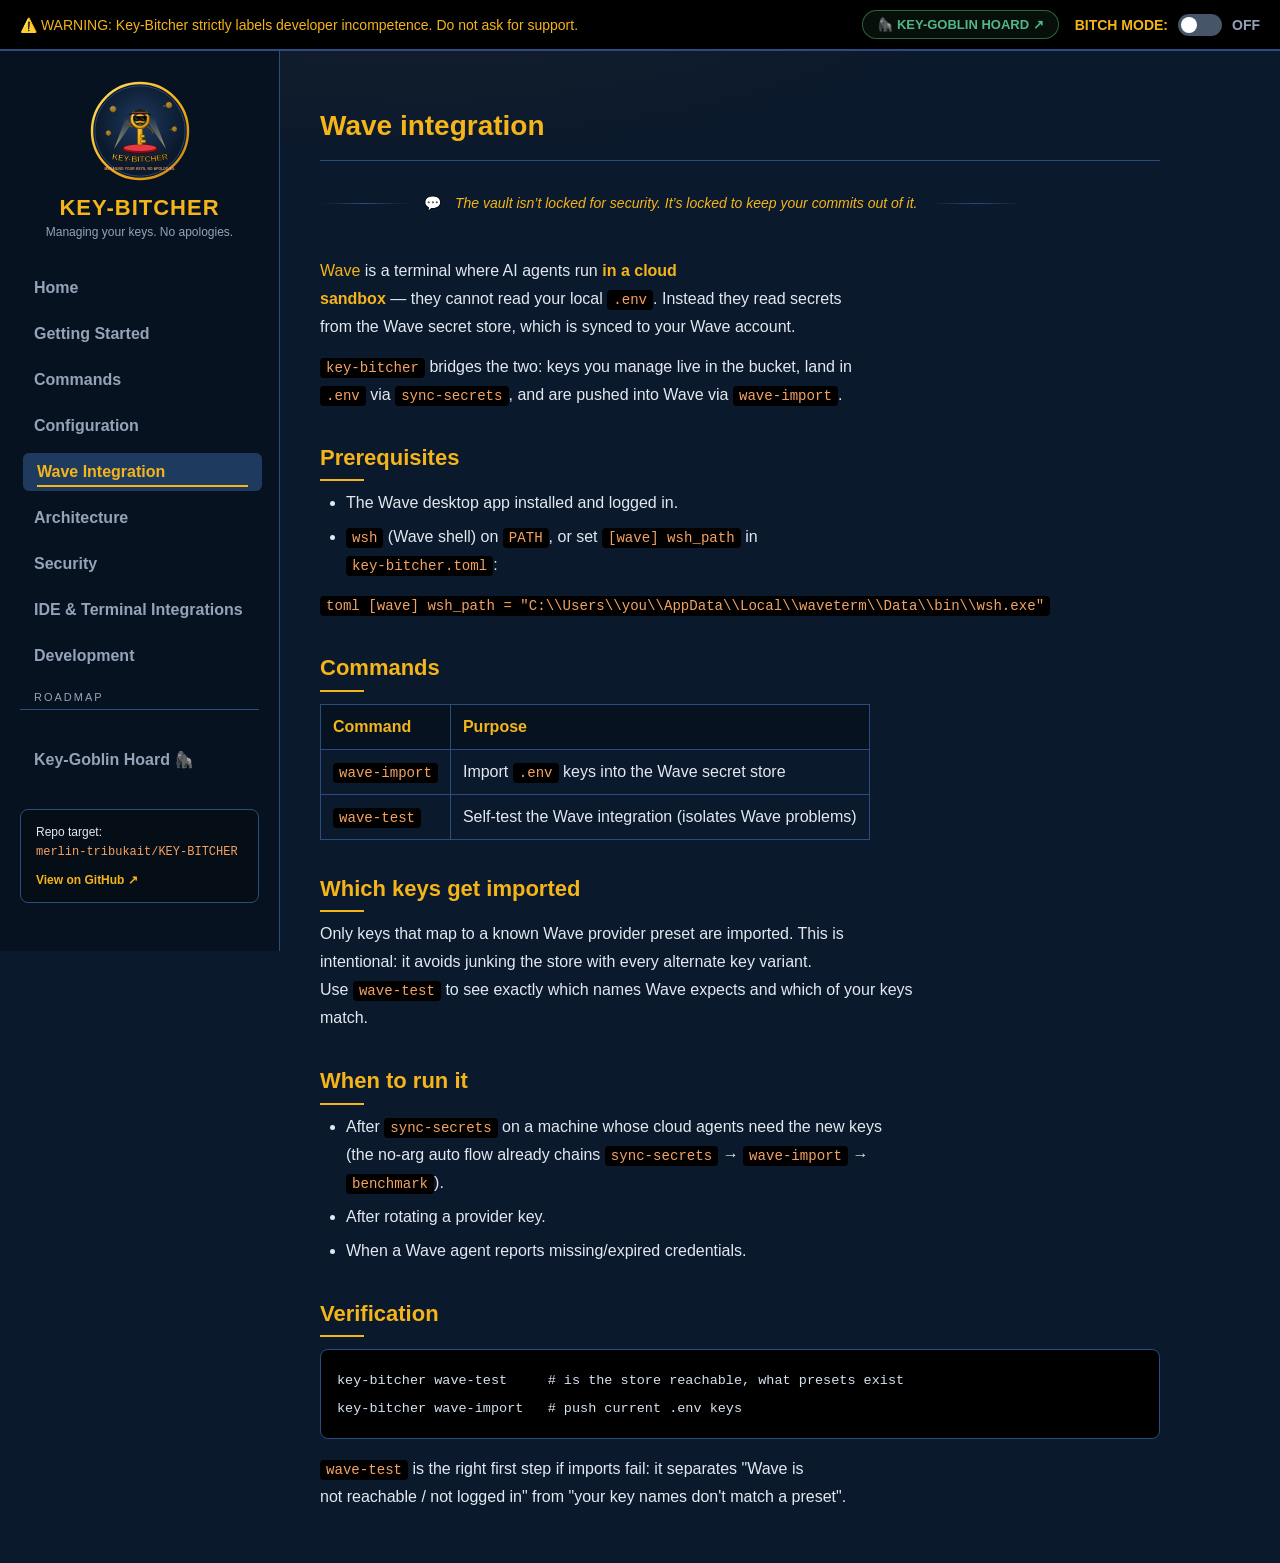
<file: docs/wave-integration.html>
<!DOCTYPE html>
<html lang="en">
<head>
  <meta charset="UTF-8">
  <meta name="viewport" content="width=device-width, initial-scale=1.0">
  <title>Wave integration | Key-Bitcher</title>
  <link rel="stylesheet" href="styles.css">
  <link rel="stylesheet" href="docs.css">
  <link rel="icon" href="assets/logo-badge.svg">
</head>
<body>
  <div class="top-banner">
    <button class="mobile-menu-btn" aria-label="Open menu" aria-expanded="false"><span></span><span></span><span></span></button>
    <span>&#9888;&#65039; WARNING: Key-Bitcher strictly labels developer incompetence. Do not ask for support.</span>
    <div class="banner-actions">
      <a href="key-goblin.html" class="banner-goblin-link" title="Switch to the Key-Goblin Hoard">&#129421; KEY-GOBLIN HOARD &#8599;</a>
      <div class="bitch-toggle-wrap">
        <span class="toggle-label">BITCH MODE:</span>
        <label class="switch">
          <input type="checkbox" id="bitchModeToggle">
          <span class="slider round"></span>
        </label>
        <span id="bitchStatus" class="status-off">OFF</span>
      </div>
    </div>
  </div>

  <div class="app-layout">
    <aside class="sidebar">
      <div class="brand">
        <a href="index.html"><img src="assets/logo-badge.svg" alt="Key-Bitcher Logo" class="brand-img"></a>
        <h2>KEY-BITCHER</h2>
        <p class="tagline">Managing your keys. No apologies.</p>
      </div>
      
<nav class="nav-menu">
        <a href="index.html" class="nav-link">Home</a>
        <a href="getting-started.html" class="nav-link">Getting Started</a>
        <a href="commands.html" class="nav-link">Commands</a>
        <a href="configuration.html" class="nav-link">Configuration</a>
        <a href="wave-integration.html" class="nav-link active">Wave Integration</a>
        <a href="architecture.html" class="nav-link">Architecture</a>
        <a href="security.html" class="nav-link">Security</a>
        <a href="ide-integrations.html" class="nav-link">IDE & Terminal Integrations</a>
        <a href="development.html" class="nav-link">Development</a>
</nav>

      <div class="nav-group-label">Roadmap</div>
      <nav class="nav-menu">
        <a href="key-goblin.html" class="nav-link">Key-Goblin Hoard &#129421;</a>
      </nav>
      <div class="repo-box">
        <p>Repo target:</p>
        <code>merlin-tribukait/KEY-BITCHER</code>
        <a href="https://github.com/merlin-tribukait/KEY-BITCHER" target="_blank" class="btn-git">View on GitHub &#8599;</a>
      </div>
    </aside>
    <main class="content docs-content">
      <h1>Wave integration</h1>
  <div class="bitch-quote doc-quote reveal" aria-hidden="true"><span class="bq-mark">💬</span><p>Error message #42: "Your .env has opinions. Your .env is wrong."</p></div>
<p><a href="https://waveterm.dev">Wave</a> is a terminal where AI agents run <strong>in a cloud<br />
sandbox</strong> — they cannot read your local <code>.env</code>. Instead they read secrets<br />
from the Wave secret store, which is synced to your Wave account.</p>
<p><code>key-bitcher</code> bridges the two: keys you manage live in the bucket, land in<br />
<code>.env</code> via <code>sync-secrets</code>, and are pushed into Wave via <code>wave-import</code>.</p>
<h2>Prerequisites</h2>
<ul>
<li>The Wave desktop app installed and logged in.</li>
<li><code>wsh</code> (Wave shell) on <code>PATH</code>, or set <code>[wave] wsh_path</code> in<br />
<code>key-bitcher.toml</code>:</li>
</ul>
<p><code>toml
  [wave]
  wsh_path = "C:\\Users\\you\\AppData\\Local\\waveterm\\Data\\bin\\wsh.exe"</code></p>
<h2>Commands</h2>
<table>
<thead>
<tr>
<th>Command</th>
<th>Purpose</th>
</tr>
</thead>
<tbody>
<tr>
<td><code>wave-import</code></td>
<td>Import <code>.env</code> keys into the Wave secret store</td>
</tr>
<tr>
<td><code>wave-test</code></td>
<td>Self-test the Wave integration (isolates Wave problems)</td>
</tr>
</tbody>
</table>
<h2>Which keys get imported</h2>
<p>Only keys that map to a known Wave provider preset are imported. This is<br />
intentional: it avoids junking the store with every alternate key variant.<br />
Use <code>wave-test</code> to see exactly which names Wave expects and which of your keys<br />
match.</p>
<h2>When to run it</h2>
<ul>
<li>After <code>sync-secrets</code> on a machine whose cloud agents need the new keys<br />
  (the no-arg auto flow already chains <code>sync-secrets</code> → <code>wave-import</code> →<br />
<code>benchmark</code>).</li>
<li>After rotating a provider key.</li>
<li>When a Wave agent reports missing/expired credentials.</li>
</ul>
<h2>Verification</h2>
<pre><code class="language-powershell">key-bitcher wave-test     # is the store reachable, what presets exist
key-bitcher wave-import   # push current .env keys
</code></pre>
<p><code>wave-test</code> is the right first step if imports fail: it separates "Wave is<br />
not reachable / not logged in" from "your key names don't match a preset".</p>
    </main>
  </div>
  <script src="toggle.js"></script>
  <script src="effects.js"></script>
</body>
</html>
</file>
<file: docs/styles.css>
/* Base Themes */
:root {
  --bg-main: #0b192c;
  --bg-card: #1e3a5f;
  --bg-sidebar: #071220;
  --accent-gold: #f4b41a;
  --accent-orange: #f4a261;
  --text-primary: #e2e8f0;
  --text-muted: #94a3b8;
  --border-color: #2b4c7e;
  --danger-red: #e63946;
}

body.bitch-mode {
  --bg-main: #2b090a;
  --bg-card: #4a1214;
  --bg-sidebar: #1a0405;
  --accent-gold: #ff4d4d;
  --accent-orange: #ff7b00;
  --border-color: #801b1e;
}

* { box-sizing: border-box; margin: 0; padding: 0; }
body {
  font-family: -apple-system, BlinkMacSystemFont, "Segoe UI", Roboto, Helvetica, Arial, sans-serif;
  background-color: var(--bg-main);
  color: var(--text-primary);
  transition: background-color 0.3s ease;
  min-height: 100vh;
  background-image:
    radial-gradient(1200px 600px at 15% -10%, rgba(244, 178, 26, 0.08), transparent 60%),
    radial-gradient(900px 500px at 110% 110%, rgba(230, 57, 70, 0.06), transparent 55%);
  background-size: 220% 220%, 220% 220%;
  background-attachment: fixed;
  animation: bgDrift 36s ease-in-out infinite alternate;
}
body.bitch-mode {
  background-image:
    radial-gradient(1200px 600px at 15% -10%, rgba(230, 57, 70, 0.10), transparent 60%),
    radial-gradient(900px 500px at 110% 110%, rgba(255, 122, 0, 0.08), transparent 55%);
}

@keyframes bgDrift {
  0%   { background-position: 0% 0%, 100% 100%; }
  100% { background-position: 100% 100%, 0% 0%; }
}

/* ---- Top banner ---- */
.top-banner {
  background: #000;
  color: var(--accent-gold);
  padding: 10px 20px;
  display: flex;
  justify-content: space-between;
  align-items: center;
  gap: 12px;
  font-size: 14px;
  border-bottom: 2px solid var(--border-color);
  position: relative;
  z-index: 60;
  flex-wrap: wrap;
}

.bitch-toggle-wrap {
  display: flex;
  align-items: center;
  gap: 10px;
  font-weight: bold;
}

.banner-actions {
  display: flex;
  align-items: center;
  gap: 16px;
}
.banner-goblin-link {
  display: inline-flex;
  align-items: center;
  gap: 6px;
  color: #52b788;
  text-decoration: none;
  font-weight: bold;
  font-size: 13px;
  padding: 6px 14px;
  border: 1px solid rgba(82, 183, 120, 0.5);
  border-radius: 20px;
  background: rgba(82, 183, 120, 0.08);
  transition: 0.2s ease;
}
.banner-goblin-link:hover {
  color: #081c15;
  background: #52b788;
  border-color: #52b788;
  transform: translateY(-1px);
  box-shadow: 0 4px 14px rgba(82, 183, 120, 0.4);
}

.switch {
  position: relative;
  display: inline-block;
  width: 44px;
  height: 22px;
}
.switch input { opacity: 0; width: 0; height: 0; }
.slider {
  position: absolute; cursor: pointer; top: 0; left: 0; right: 0; bottom: 0;
  background-color: #475569; transition: .4s; border-radius: 22px;
}
.slider:before {
  position: absolute; content: ""; height: 16px; width: 16px; left: 3px; bottom: 3px;
  background-color: white; transition: .4s; border-radius: 50%;
}
input:checked + .slider { background-color: var(--danger-red); }
input:checked + .slider:before { transform: translateX(22px); }

.status-off { color: #94a3b8; }
.status-on { color: var(--danger-red); text-shadow: 0 0 8px rgba(230,57,70,0.6); }

/* ---- Layout ---- */
.app-layout {
  display: flex;
  min-height: calc(100vh - 44px);
  position: relative;
  z-index: 1;
}

.sidebar {
  width: 280px;
  background: var(--bg-sidebar);
  border-right: 1px solid var(--border-color);
  padding: 30px 20px;
  display: flex;
  flex-direction: column;
  gap: 30px;
  position: sticky;
  top: 0;
  align-self: flex-start;
  height: 100vh;
  overflow-y: auto;
}

.brand { text-align: center; }
.brand-img { width: 100px; height: 100px; margin-bottom: 10px; }
.brand h2 { color: var(--accent-gold); font-size: 22px; letter-spacing: 1px; }
.tagline { color: var(--text-muted); font-size: 12px; margin-top: 4px; }

.nav-menu { display: flex; flex-direction: column; gap: 8px; }
.nav-link {
  color: var(--text-muted);
  text-decoration: none;
  padding: 10px 14px;
  border-radius: 6px;
  font-weight: 600;
  transition: 0.2s;
  position: relative;
}
.nav-link:hover, .nav-link.active {
  background: var(--bg-card);
  color: var(--accent-gold);
  transform: translateX(3px);
}
.nav-link::after {
  content: "";
  position: absolute;
  left: 14px;
  right: 14px;
  bottom: 4px;
  height: 2px;
  background: var(--accent-gold);
  transform: scaleX(0);
  transform-origin: left;
  transition: transform 0.25s ease;
}
.nav-link:hover::after, .nav-link.active::after { transform: scaleX(1); }

.nav-group-label {
  color: var(--text-muted);
  font-size: 11px;
  letter-spacing: 2px;
  text-transform: uppercase;
  padding: 0 14px;
  border-bottom: 1px solid var(--border-color);
  padding-bottom: 6px;
  margin-top: -14px;
}

.repo-box {
  background: rgba(0,0,0,0.3);
  padding: 15px;
  border-radius: 8px;
  border: 1px solid var(--border-color);
  font-size: 12px;
}
.repo-box code { display: block; margin: 6px 0; color: var(--accent-orange); }
.btn-git {
  display: inline-block;
  margin-top: 8px;
  color: var(--accent-gold);
  text-decoration: none;
  font-weight: bold;
}

.content {
  flex: 1;
  padding: 40px;
  max-width: 920px;
}

/* ---- Sections & cards ---- */
.section {
  margin-bottom: 50px;
  background: var(--bg-card);
  padding: 30px;
  border-radius: 12px;
  border: 1px solid var(--border-color);
  transition: transform 0.25s ease, box-shadow 0.25s ease, border-color 0.25s ease;
}
.section:hover {
  transform: translateY(-3px);
  border-color: var(--accent-gold);
  box-shadow: 0 12px 34px rgba(0,0,0,0.45), 0 0 0 1px rgba(244,178,26,0.15);
}

.hero-section {
  display: flex;
  gap: 30px;
  align-items: center;
}
.hero-badge {
  width: 160px;
  height: 160px;
  animation: floaty 6s ease-in-out infinite;
  filter: drop-shadow(0 10px 24px rgba(244,178,26,0.25));
}
@keyframes floaty {
  0%, 100% { transform: translateY(0) rotate(-2deg); }
  50%      { transform: translateY(-12px) rotate(2deg); }
}
.glitch-title {
  font-size: 32px;
  color: var(--accent-gold);
  margin-bottom: 10px;
  position: relative;
  animation: glitchFlicker 4s infinite steps(1);
}
@keyframes glitchFlicker {
  0%, 88%, 100% { text-shadow: 2px 0 rgba(230,57,70,.35), -2px 0 rgba(68,180,255,.25); }
  90% { text-shadow: 4px 2px rgba(230,57,70,.6), -4px -2px rgba(68,180,255,.5); transform: translateX(-2px); }
  93% { text-shadow: -3px 1px rgba(230,57,70,.5), 3px -1px rgba(68,180,255,.4); transform: translateX(2px); }
  96% { text-shadow: 2px 0 rgba(230,57,70,.35), -2px 0 rgba(68,180,255,.25); transform: translateX(0); }
}
.hero-sub { color: var(--text-muted); font-size: 16px; margin-bottom: 15px; }

.callout-box {
  background: rgba(0,0,0,0.3);
  border-left: 4px solid var(--accent-gold);
  padding: 12px 16px;
  display: flex;
  gap: 12px;
  align-items: center;
  font-style: italic;
}

/* ---- Bitch jokes between sections ---- */
.bitch-quote {
  display: flex;
  align-items: center;
  gap: 14px;
  margin: 34px 6px 44px;
  color: var(--accent-gold);
  font-style: italic;
  font-size: 15px;
  line-height: 1.55;
  text-align: center;
}
.bitch-quote::before,
.bitch-quote::after {
  content: "";
  flex: 1;
  height: 1px;
  background: linear-gradient(90deg, transparent, var(--border-color), transparent);
}
.bitch-quote .bq-mark {
  flex-shrink: 0;
  font-style: normal;
  animation: floaty 5s ease-in-out infinite;
  display: inline-block;
}
.bitch-quote p { flex: 0 1 auto; }
.bitch-quote.doc-quote {
  margin: 6px 0 30px;
  font-size: 14px;
}
.bitch-quote.doc-quote::before,
.bitch-quote.doc-quote::after { max-width: 90px; }

/* ---- Code blocks ---- */
.code-block {
  position: relative;
  background: #000;
  padding: 16px;
  border-radius: 8px;
  margin: 15px 0;
  border: 1px solid var(--border-color);
  font-family: monospace;
  overflow-x: auto;
}
.copy-btn {
  position: absolute;
  right: 12px;
  top: 12px;
  background: var(--border-color);
  color: #fff;
  border: none;
  padding: 4px 10px;
  border-radius: 4px;
  cursor: pointer;
  font-size: 12px;
  transition: 0.2s;
}
.copy-btn:hover { background: var(--accent-gold); color: #000; }

/* ---- Rules list ---- */
.rules-list {
  list-style: none;
  display: flex;
  flex-direction: column;
  gap: 12px;
  margin-top: 15px;
}
.rules-list li {
  background: rgba(0,0,0,0.2);
  padding: 14px;
  border-radius: 6px;
  border-left: 3px solid var(--accent-orange);
  transition: 0.25s ease;
}
.rules-list li:hover {
  border-left-color: var(--accent-gold);
  transform: translateX(4px);
}

/* ---- Grievance form ---- */
.grievance-form {
  display: flex;
  flex-direction: column;
  gap: 15px;
  margin-top: 20px;
}
.grievance-form input, .grievance-form textarea {
  background: #000;
  border: 1px solid var(--border-color);
  color: #fff;
  padding: 12px;
  border-radius: 6px;
  transition: border-color 0.2s ease, box-shadow 0.2s ease;
}
.grievance-form input:focus, .grievance-form textarea:focus {
  outline: none;
  border-color: var(--accent-gold);
  box-shadow: 0 0 0 3px rgba(244,178,26,0.18);
}
.btn-submit {
  background: var(--accent-gold);
  color: #000;
  font-weight: bold;
  border: none;
  padding: 14px;
  border-radius: 6px;
  cursor: pointer;
  position: relative;
  overflow: hidden;
  transition: transform 0.2s ease, box-shadow 0.2s ease;
}
.btn-submit:hover { transform: translateY(-2px); box-shadow: 0 6px 18px rgba(244,178,26,0.35); }
.btn-submit::after {
  content: "";
  position: absolute;
  top: 0; bottom: 0;
  width: 40%;
  background: linear-gradient(100deg, transparent, rgba(255,255,255,0.5), transparent);
  left: -50%;
  animation: shimmer 3.2s ease-in-out infinite;
}
@keyframes shimmer {
  0% { left: -50%; }
  60%, 100% { left: 120%; }
}

.response-modal {
  margin-top: 20px;
  background: var(--danger-red);
  color: #fff;
  padding: 20px;
  border-radius: 8px;
}
.hidden { display: none; }
.btn-close {
  margin-top: 12px;
  background: #000;
  color: #fff;
  border: none;
  padding: 8px 16px;
  border-radius: 4px;
  cursor: pointer;
}

/* ---- Asset grid ---- */
.asset-grid {
  display: grid;
  grid-template-columns: repeat(auto-fit, minmax(180px, 1fr));
  gap: 20px;
  margin-top: 20px;
}
.asset-card {
  background: rgba(0,0,0,0.3);
  padding: 20px;
  border-radius: 8px;
  text-align: center;
  border: 1px solid var(--border-color);
  transition: transform 0.25s ease, box-shadow 0.25s ease, border-color 0.25s ease;
}
.asset-card:hover {
  transform: translateY(-5px);
  border-color: var(--accent-gold);
  box-shadow: 0 10px 24px rgba(0,0,0,0.4);
}
.asset-card img { width: 80px; height: 80px; margin-bottom: 12px; transition: transform 0.3s ease; }
.asset-card:hover img { transform: scale(1.12) rotate(4deg); }
.btn-dl {
  display: inline-block;
  margin-top: 10px;
  background: var(--border-color);
  color: #fff;
  text-decoration: none;
  font-size: 11px;
  font-weight: bold;
  padding: 6px 12px;
  border-radius: 4px;
  transition: 0.2s;
}
.btn-dl:hover { background: var(--accent-gold); color: #000; }

/* ---- Key-Goblin teaser (hub style) ---- */
.goblin-teaser {
  margin-top: -20px;
}
.goblin-teaser-card {
  display: flex;
  align-items: center;
  gap: 28px;
  background: linear-gradient(135deg, #0d2b1d, #1b4332 60%, #0d2b1d);
  border: 2px solid #d4af37;
  border-radius: 16px;
  padding: 28px 32px;
  transition: transform 0.25s ease, box-shadow 0.25s ease;
  box-shadow: inset 0 0 0 1px rgba(212,175,55,0.12);
}
.goblin-teaser-card:hover {
  transform: translateY(-6px);
  box-shadow: 0 16px 40px rgba(0,0,0,0.5), 0 0 32px rgba(212,175,55,0.25);
}
.goblin-teaser-card img {
  width: 130px;
  height: 130px;
  animation: goblinSpin 14s ease-in-out infinite;
  filter: drop-shadow(0 8px 20px rgba(212,175,55,0.35));
}
@keyframes goblinSpin {
  0%, 100% { transform: rotate(-3deg) translateY(0); }
  50%      { transform: rotate(3deg) translateY(-8px); }
}
.goblin-teaser h3 {
  color: #d4af37;
  font-size: 24px;
  letter-spacing: 1px;
  margin-bottom: 6px;
}
.goblin-teaser p { color: #d8f3dc; font-size: 15px; }
.goblin-teaser .btn-goblin {
  display: inline-block;
  margin-top: 14px;
  background: #52b788;
  color: #000;
  font-weight: bold;
  padding: 10px 22px;
  border-radius: 8px;
  text-decoration: none;
  transition: 0.2s ease;
}
.goblin-teaser .btn-goblin:hover {
  background: #d4af37;
  transform: translateY(-2px);
  box-shadow: 0 6px 18px rgba(212,175,55,0.4);
}

/* ---- Scroll reveal (only hides when JS is active) ---- */
html.js .reveal {
  opacity: 0;
  transform: translateY(26px);
  transition: opacity 0.6s ease, transform 0.6s ease;
}
html.js .reveal.revealed {
  opacity: 1;
  transform: translateY(0);
}

/* ---- Back to top ---- */
#backToTop {
  position: fixed;
  right: 22px;
  bottom: 22px;
  width: 46px;
  height: 46px;
  border: 1px solid var(--border-color);
  background: var(--bg-card);
  color: var(--accent-gold);
  font-size: 20px;
  font-weight: bold;
  border-radius: 50%;
  cursor: pointer;
  z-index: 90;
  opacity: 0;
  transform: translateY(14px);
  pointer-events: none;
  transition: opacity 0.3s ease, transform 0.3s ease, box-shadow 0.3s ease;
  box-shadow: 0 6px 18px rgba(0, 0, 0, 0.4);
}
#backToTop.visible {
  opacity: 1;
  transform: translateY(0);
  pointer-events: auto;
}
#backToTop:hover {
  border-color: var(--accent-gold);
  box-shadow: 0 0 22px rgba(244, 178, 26, 0.45);
}

/* ---- Reduced motion ---- */
@media (prefers-reduced-motion: reduce) {
  *, *::before, *::after {
    animation-duration: 0.001ms !important;
    animation-iteration-count: 1 !important;
    transition-duration: 0.001ms !important;
  }
  html.js .reveal, html.js .reveal.revealed { opacity: 1; transform: none; }
}

/* ---- Mobile hamburger + off-canvas menu ---- */
.mobile-menu-btn {
  display: none;
  background: none;
  border: 1px solid var(--border-color);
  border-radius: 8px;
  width: 42px;
  height: 36px;
  cursor: pointer;
  padding: 8px 9px;
  flex-direction: column;
  justify-content: space-between;
  align-items: center;
  flex-shrink: 0;
  transition: border-color 0.2s ease;
}
.mobile-menu-btn:hover { border-color: var(--accent-gold); }
.mobile-menu-btn span {
  display: block;
  width: 20px;
  height: 2px;
  background: var(--accent-gold);
  border-radius: 2px;
  transition: transform 0.3s ease, opacity 0.3s ease;
}
.mobile-menu-btn.active span:nth-child(1) { transform: translateY(7px) rotate(45deg); }
.mobile-menu-btn.active span:nth-child(2) { opacity: 0; }
.mobile-menu-btn.active span:nth-child(3) { transform: translateY(-7px) rotate(-45deg); }

.sidebar-backdrop {
  position: fixed;
  inset: 0;
  background: rgba(0, 0, 0, 0.55);
  backdrop-filter: blur(2px);
  -webkit-backdrop-filter: blur(2px);
  z-index: 98;
  opacity: 0;
  pointer-events: none;
  transition: opacity 0.3s ease;
}
body.menu-open .sidebar-backdrop { opacity: 1; pointer-events: auto; }
body.menu-open { overflow: hidden; }

/* ================= MOBILE / RESPONSIVE ================= */
@media (max-width: 1024px) {
  .content { padding: 26px; }
}

@media (max-width: 900px) {
  .app-layout { flex-direction: column; }

  .mobile-menu-btn { display: flex; }

  .sidebar {
    position: fixed;
    top: 0;
    left: 0;
    width: min(310px, 84vw);
    height: 100dvh;
    padding: 26px 22px;
    flex-direction: column;
    gap: 26px;
    z-index: 100;
    transform: translateX(-102%);
    transition: transform 0.34s cubic-bezier(0.22, 1, 0.36, 1);
    border-right: 1px solid var(--border-color);
    border-bottom: none;
    box-shadow: 12px 0 40px rgba(0, 0, 0, 0.5);
    overflow-y: auto;
  }
  body.menu-open .sidebar { transform: translateX(0); }

  .sidebar .brand { text-align: center; }
  .sidebar .brand-img { width: 84px; height: 84px; margin: 0 auto 10px; }
  .sidebar .brand h2 { font-size: 20px; }
  .sidebar .brand .tagline { display: block; }
  .sidebar .nav-menu { flex-direction: column; }
  .sidebar .nav-link { padding: 11px 14px; font-size: 14px; }
  .sidebar .nav-link:hover, .sidebar .nav-link.active { transform: translateX(3px); }
  .sidebar .nav-link::after { display: block; }
  .sidebar .nav-group-label, .sidebar .repo-box { display: block; }

  .content { max-width: none; padding: 24px 18px 40px; }
  .hero-section { flex-direction: column; text-align: center; }
  .hero-badge { width: 120px; height: 120px; }
  .callout-box { justify-content: flex-start; text-align: left; }
  .goblin-teaser-card { flex-direction: column; text-align: center; padding: 24px; }
}

@media (max-width: 640px) {
  .top-banner { font-size: 12px; justify-content: center; text-align: center; }
  .banner-actions { flex-wrap: wrap; justify-content: center; gap: 10px; }
  .banner-goblin-link { font-size: 12px; padding: 5px 12px; }
  .glitch-title { font-size: 24px; }
  .section { padding: 20px; }
  .rules-list li { font-size: 14px; }
  .goblin-teaser-card img { width: 96px; height: 96px; }
  .goblin-teaser h3 { font-size: 20px; }
  .brand-img { width: 36px; height: 36px; }
}
</file>
<file: docs/docs.css>
/* Markdown prose styles for the generated doc pages. */
.docs-content {
  font-size: 16px;
  line-height: 1.75;
}
.docs-content h1 {
  color: var(--accent-gold);
  font-size: 28px;
  border-bottom: 1px solid var(--border-color);
  padding-bottom: 10px;
  margin: 10px 0 20px;
  position: relative;
  animation: glitchFlicker 4s infinite steps(1);
}
.docs-content h2 {
  color: var(--accent-gold);
  font-size: 22px;
  margin: 30px 0 12px;
  position: relative;
}
.docs-content h2::after {
  content: "";
  position: absolute;
  left: 0;
  bottom: -4px;
  height: 2px;
  width: 44px;
  background: var(--accent-gold);
  animation: underlineGrow 0.6s ease-out both;
}
@keyframes underlineGrow {
  from { width: 0; opacity: 0.4; }
  to   { width: 44px; opacity: 1; }
}
.docs-content h3 {
  color: var(--accent-orange);
  font-size: 18px;
  margin: 24px 0 10px;
}
.docs-content h4 {
  color: var(--accent-orange);
  font-size: 16px;
  margin: 18px 0 8px;
}
.docs-content p {
  margin: 12px 0;
}
.docs-content a {
  color: var(--accent-gold);
  text-decoration: none;
}
.docs-content a:hover {
  text-decoration: underline;
}
.docs-content ul,
.docs-content ol {
  margin: 12px 0 12px 26px;
}
.docs-content li {
  margin: 6px 0;
}
.docs-content li > ul,
.docs-content li > ol {
  margin-bottom: 0;
}
.docs-content code {
  background: #000;
  color: var(--accent-orange);
  padding: 2px 6px;
  border-radius: 4px;
  font-family: ui-monospace, SFMono-Regular, Menlo, Consolas, monospace;
  font-size: 0.88em;
}
.docs-content pre {
  background: #000;
  padding: 16px;
  border-radius: 8px;
  border: 1px solid var(--border-color);
  overflow-x: auto;
  margin: 16px 0;
  transition: border-color 0.25s ease, box-shadow 0.25s ease;
}
.docs-content pre:hover {
  border-color: var(--accent-gold);
  box-shadow: 0 8px 22px rgba(0, 0, 0, 0.4);
}
.docs-content pre code {
  background: none;
  padding: 0;
  color: #d6e2f0;
  font-size: 13.5px;
  line-height: 1.6;
}
.docs-content table {
  border-collapse: collapse;
  width: 100%;
  margin: 16px 0;
  display: block;
  overflow-x: auto;
}
.docs-content th,
.docs-content td {
  border: 1px solid var(--border-color);
  padding: 8px 12px;
  text-align: left;
  vertical-align: top;
}
.docs-content th {
  background: var(--bg-sidebar);
  color: var(--accent-gold);
}
.docs-content blockquote {
  border-left: 4px solid var(--accent-gold);
  background: rgba(0, 0, 0, 0.3);
  padding: 10px 16px;
  margin: 16px 0;
  font-style: italic;
}
.docs-content blockquote code {
  font-style: normal;
}
.docs-content hr {
  border: none;
  border-top: 1px solid var(--border-color);
  margin: 24px 0;
}
.docs-content img {
  max-width: 100%;
  border-radius: 8px;
}
.docs-content .footnote {
  font-size: 13px;
  color: var(--text-muted);
}
.docs-content strong {
  color: var(--accent-gold);
}

/* Prose blocks animate in on scroll (only when JS is active) */
html.js .docs-content h2,
html.js .docs-content h3,
html.js .docs-content p,
html.js .docs-content ul,
html.js .docs-content ol,
html.js .docs-content table,
html.js .docs-content pre,
html.js .docs-content blockquote {
  opacity: 0;
  transform: translateY(18px);
  transition: opacity 0.55s ease, transform 0.55s ease;
}
html.js .docs-content h2.revealed,
html.js .docs-content h3.revealed,
html.js .docs-content p.revealed,
html.js .docs-content ul.revealed,
html.js .docs-content ol.revealed,
html.js .docs-content table.revealed,
html.js .docs-content pre.revealed,
html.js .docs-content blockquote.revealed {
  opacity: 1;
  transform: translateY(0);
}
.docs-content h1 { opacity: 1; transform: none; }

.docs-content tbody tr { transition: background-color 0.2s ease; }
.docs-content tbody tr:hover { background-color: rgba(244, 178, 26, 0.06); }

@media (max-width: 640px) {
  .docs-content { font-size: 15px; }
  .docs-content h1 { font-size: 23px; }
  .docs-content h2 { font-size: 19px; }
}
</file>
<file: docs/goblin.css>
/* Key-Goblin page theme — greedy hoard keeper aesthetic */
body.goblin-page {
  --bg-main: #081c15;
  --bg-card: #132e21;
  --bg-sidebar: #0a2318;
  --accent-gold: #d4af37;
  --accent-orange: #f4a261;
  --text-primary: #d8f3dc;
  --text-muted: #95d5b2;
  --border-color: #2d6a4f;
  background-image:
    radial-gradient(1200px 600px at 80% -10%, rgba(212, 175, 55, 0.10), transparent 60%),
    radial-gradient(900px 500px at -10% 110%, rgba(82, 183, 120, 0.08), transparent 55%);
}

.goblin-topbar {
  display: flex;
  justify-content: space-between;
  align-items: center;
  flex-wrap: wrap;
  gap: 10px;
  padding: 12px 28px;
  background: #04120c;
  border-bottom: 2px solid var(--goblin-gold, #d4af37);
  position: relative;
  z-index: 60;
}
.goblin-topbar a {
  color: var(--accent-green, #52b788);
  text-decoration: none;
  font-weight: bold;
  transition: 0.2s;
}
.goblin-topbar a:hover { color: #d4af37; }
.goblin-topbar .crumb { color: var(--text-muted); font-size: 13px; }

.goblin-wrap {
  max-width: 1040px;
  margin: 0 auto;
  padding: 40px 24px 60px;
  position: relative;
  z-index: 1;
}

.goblin-hero {
  display: flex;
  align-items: center;
  gap: 34px;
  background: var(--bg-card);
  border: 2px solid #d4af37;
  border-radius: 16px;
  padding: 34px 38px;
  box-shadow: inset 0 0 0 1px rgba(212, 175, 55, 0.12);
}
.goblin-hero img {
  width: 150px;
  height: 150px;
  animation: goblinSpin 14s ease-in-out infinite;
  filter: drop-shadow(0 10px 24px rgba(212, 175, 55, 0.35));
}
.goblin-hero h1 {
  color: #d4af37;
  font-size: 40px;
  letter-spacing: 2px;
}
.goblin-hero .sub { color: var(--text-muted); margin: 6px 0 16px; }
.hoard-counter {
  display: inline-block;
  background: #04120c;
  color: #52b788;
  font-weight: bold;
  font-family: ui-monospace, SFMono-Regular, Menlo, Consolas, monospace;
  padding: 10px 18px;
  border-radius: 8px;
  border: 1px dashed #52b788;
  font-size: 14px;
}
.hoard-counter span { color: #d4af37; }

.goblin-section {
  margin-top: 34px;
  background: var(--bg-card);
  border: 1px solid var(--goblin-border, #2d6a4f);
  border-radius: 14px;
  padding: 26px 28px;
}
.goblin-section h2 {
  color: #d4af37;
  font-size: 22px;
  letter-spacing: 1px;
  display: flex;
  align-items: center;
  gap: 10px;
  margin-bottom: 6px;
}
.goblin-section > .lede { color: var(--text-muted); margin-bottom: 18px; font-size: 15px; }

.goblin-grid {
  display: grid;
  grid-template-columns: repeat(auto-fit, minmax(280px, 1fr));
  gap: 18px;
}
.goblin-card {
  background: #0e2419;
  border: 1px solid var(--goblin-border, #2d6a4f);
  border-radius: 10px;
  padding: 18px 18px 16px;
  transition: transform 0.25s ease, box-shadow 0.25s ease, border-color 0.25s ease;
}
.goblin-card:hover {
  transform: translateY(-4px);
  border-color: #d4af37;
  box-shadow: 0 10px 26px rgba(0, 0, 0, 0.45), 0 0 20px rgba(212, 175, 55, 0.12);
}
.goblin-card h3 {
  color: #d4af37;
  font-size: 16px;
  display: flex;
  justify-content: space-between;
  align-items: center;
  gap: 8px;
  margin-bottom: 8px;
}
.goblin-card p { color: var(--text-primary); font-size: 14px; line-height: 1.55; }
.goblin-card .meta { color: var(--text-muted); font-size: 12px; margin-top: 10px; }

.pill {
  font-size: 11px;
  font-weight: bold;
  text-transform: uppercase;
  letter-spacing: 1px;
  padding: 3px 9px;
  border-radius: 20px;
  white-space: nowrap;
}
.pill.idea { background: rgba(212, 175, 55, 0.18); color: #d4af37; border: 1px solid rgba(212, 175, 55, 0.4); }
.pill.plan { background: rgba(82, 183, 120, 0.18); color: #52b788; border: 1px solid rgba(82, 183, 120, 0.4); }
.pill.wip  { background: rgba(244, 162, 97, 0.18); color: #f4a261; border: 1px solid rgba(244, 162, 97, 0.4); }
.pill.want { background: rgba(148, 163, 184, 0.16); color: #94a3b8; border: 1px solid rgba(148, 163, 184, 0.4); }

.coins { color: #d4af37; font-family: ui-monospace, SFMono-Regular, Menlo, Consolas, monospace; }

.platform-row {
  display: grid;
  grid-template-columns: 1fr auto;
  gap: 12px;
  align-items: center;
  background: #0e2419;
  border: 1px solid var(--goblin-border, #2d6a4f);
  border-radius: 10px;
  padding: 14px 18px;
  margin-bottom: 12px;
  transition: 0.25s ease;
}
.platform-row:hover { border-color: #d4af37; transform: translateX(3px); }
.platform-row .name { font-weight: bold; color: var(--text-primary); }
.platform-row .name small { display: block; color: var(--text-muted); font-weight: normal; font-size: 12px; }
.progress-track {
  height: 8px;
  background: #04120c;
  border-radius: 6px;
  overflow: hidden;
  min-width: 200px;
}
.progress-fill {
  height: 100%;
  border-radius: 6px;
  background: linear-gradient(90deg, #52b788, #d4af37);
  width: 0;
  animation: fillBar 1.2s ease-out forwards;
}
@keyframes fillBar { to { width: var(--fill, 50%); } }

.todo-list { list-style: none; }
.todo-list li {
  display: flex;
  gap: 12px;
  align-items: flex-start;
  background: #0e2419;
  border: 1px solid var(--goblin-border, #2d6a4f);
  border-radius: 10px;
  padding: 13px 16px;
  margin-bottom: 10px;
  cursor: pointer;
  transition: 0.25s ease;
}
.todo-list li:hover { border-color: #d4af37; }
.todo-list input { margin-top: 4px; accent-color: #d4af37; cursor: pointer; }
.todo-list .task { font-size: 14px; line-height: 1.5; }
.todo-list .task small { display: block; color: var(--text-muted); margin-top: 3px; }
.todo-list li.done .task { text-decoration: line-through; opacity: 0.55; }

.goblin-info {
  display: grid;
  grid-template-columns: repeat(auto-fit, minmax(220px, 1fr));
  gap: 18px;
}
.goblin-info .info-card {
  background: #0e2419;
  border: 1px solid var(--goblin-border, #2d6a4f);
  border-radius: 10px;
  padding: 16px;
  font-size: 13px;
  line-height: 1.6;
}
.goblin-info .info-card h4 { color: #d4af37; margin-bottom: 8px; }
.goblin-info code {
  background: #04120c;
  color: #52b788;
  padding: 1px 6px;
  border-radius: 4px;
  font-size: 12px;
}

.goblin-footer {
  text-align: center;
  color: var(--text-muted);
  font-size: 13px;
  margin-top: 44px;
}

.toast {
  position: fixed;
  left: 50%;
  bottom: 26px;
  transform: translateX(-50%) translateY(80px);
  background: #04120c;
  border: 1px solid #d4af37;
  color: #d4af37;
  padding: 12px 22px;
  border-radius: 10px;
  font-weight: bold;
  z-index: 100;
  opacity: 0;
  transition: transform 0.35s ease, opacity 0.35s ease;
  pointer-events: none;
  box-shadow: 0 8px 26px rgba(0, 0, 0, 0.5);
}
.toast.show {
  transform: translateX(-50%) translateY(0);
  opacity: 1;
}

@media (max-width: 900px) {
  .goblin-hero { flex-direction: column; text-align: center; padding: 26px; }
  .goblin-hero img { width: 110px; height: 110px; }
  .goblin-hero h1 { font-size: 30px; }
}
@media (max-width: 640px) {
  .goblin-wrap { padding: 24px 14px 40px; }
  .goblin-section { padding: 20px 16px; }
  .goblin-topbar { padding: 10px 16px; }
  .platform-row { grid-template-columns: 1fr; }
  .progress-track { min-width: 0; }
}
</file>
